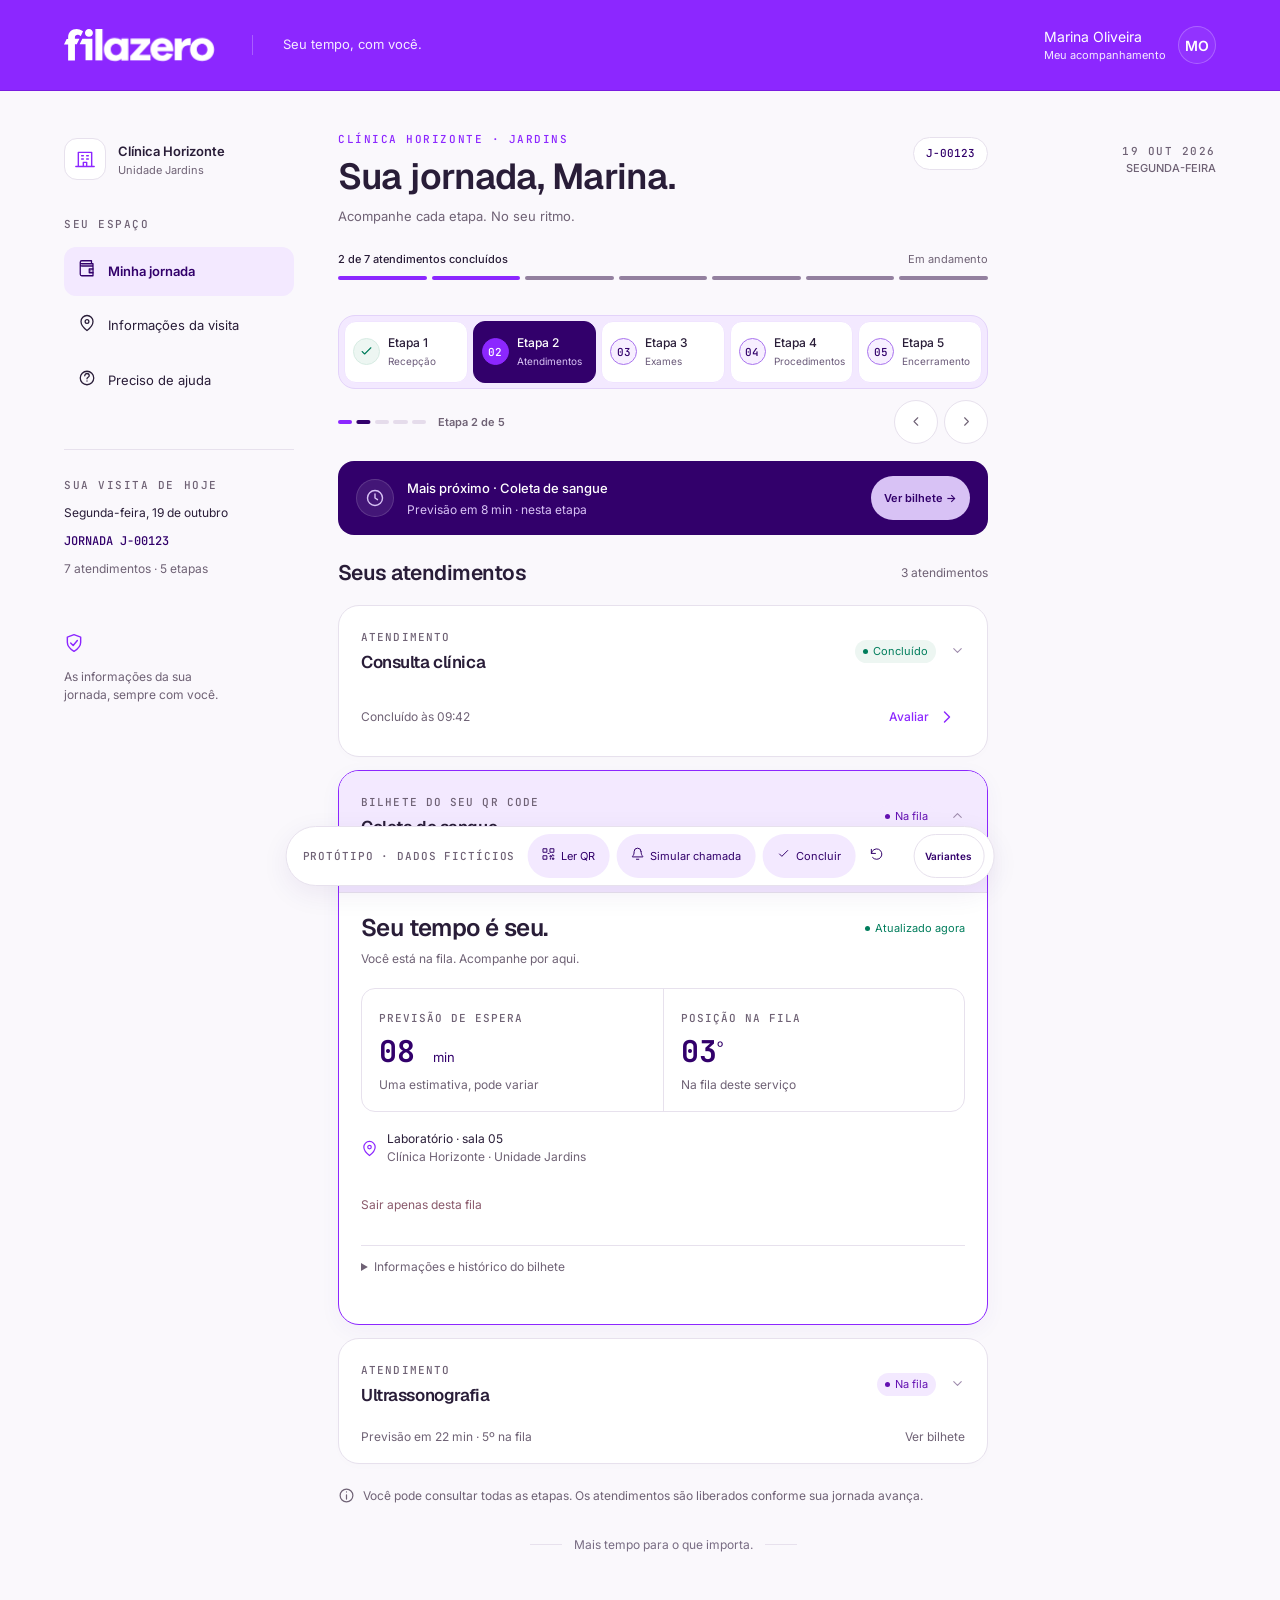
<file: index.html>
<!doctype html>
<html lang="pt-BR" data-stage-nav="h">
<head>
<meta charset="utf-8">
<meta name="viewport" content="width=device-width,initial-scale=1">
<link rel="icon" href="data:image/svg+xml,%3Csvg xmlns=%27http://www.w3.org/2000/svg%27/%3E">
<meta name="theme-color" content="#8c27ff">
<title>Sua jornada · Filazero</title>
<link rel="stylesheet" href="styles.css">
</head>
<body>
<a class="skip" href="#wallet">Ir para os atendimentos</a>
<header class="top"><div class="top-inner"><div class="brand-area"><svg class="logo header-logo" viewBox="0 0 465.4 99.2" role="img" aria-label="Filazero" fill="#fff" focusable="false" xmlns="http://www.w3.org/2000/svg"><g class="ltr" style="--i:0"><path d="M33.8,26.5c0-5.3,3.6-8.3,8.9-8.3c1.6,0,3.4,0.3,9,3.9l7.4-15c-7.6-4.7-15.2-7-19.3-7 c-16.3,0-27,9.9-27,25.6v5H8.2L0,47.7h12.8v49.6h21.1V47.6h5.8l8.2-17H33.8V26.5z"/><polygon points="48.6,47.6 66.8,47.6 66.8,47.6 66.8,97.2 88,97.2 88,47.6 88,47.6 88,30.5 56.8,30.5"/><path d="M77.4,23.9c7,0,12.2-5,12.2-11.8C89.6,5.6,84.4,0,77.4,0c-7.3,0-12.3,5.6-12.3,12.1 C65,18.8,70.1,23.9,77.4,23.9z"/></g><g class="ltr" style="--i:1"><path d="M97.6,0h21.6v97.2h-21.6z"/></g><g class="ltr" style="--i:2"><path d="M177.8,34.8c-5.3-4.7-12.3-7.4-21.1-7.4c-18,0-33.1,14.6-33.1,35.9c0,21.5,15.1,35.9,33.1,35.9 c8.8,0,15.8-2.7,21.1-7.4v5.4h21.6V29.4h-21.6V34.8z M161.2,80.9c-9.5,0-16.3-7-16.3-17.6c0-10.4,6.9-17.6,16.3-17.6 c8.8,0,16.6,7.2,16.6,17.6C177.8,73.8,170,80.9,161.2,80.9z"/></g><g class="ltr" style="--i:3"><polygon points="266.9,43.6 266.9,29.4 206.3,29.4 206.3,46.6 239.5,46.6 205.5,83.3 205.5,97.2 268.1,97.2 268.1,80.1 232.9,80.1"/></g><g class="ltr" style="--i:4"><path d="M303.9,27.4C284.2,27.4,268,42,268,63.3c0,21.5,16.2,35.9,35.8,35.9c15.5,0,27.8-6.9,33.6-21.2 l-19.2-3.9c-3.6,6.6-9.5,7.8-14.4,7.8c-7.3,0-12.8-5-14.6-13.1h49.7v-5.5C338.5,41.2,323.1,27.4,303.9,27.4z M289.6,55.6 c2-6.9,8.2-10.7,14.3-10.7c6.2,0,11.6,3.4,13.6,10.7H289.6z"/></g><g class="ltr" style="--i:5"><path d="M393.2,29c-1.6-0.4-3-0.5-4.9-0.5c-11.1,0-18.5,5.8-23.4,13.9v-13h-21.6v67.8h21.6V76 c0-17.6,8.2-25.4,23.4-25.4h3.9L393.2,29z"/></g><g class="ltr" style="--i:6"><path d="M428.3,27.7c-20.5,0-37.5,14.3-37.5,35.6c0,21.5,17,35.8,37.5,35.8c20.1,0,37.1-14.3,37.1-35.8 C465.4,42,448.4,27.7,428.3,27.7z M428.3,80.9c-8.8,0-16.7-6.9-16.7-17.6c0-10.5,8-17.6,16.7-17.6c8.4,0,16.3,7,16.3,17.6 C444.6,74,436.6,80.9,428.3,80.9z"/></g></svg><span>Seu tempo, com você.</span></div><div class="person"><div class="name">Marina Oliveira<small>Meu acompanhamento</small></div><div class="avatar" aria-hidden="true">MO</div></div></div></header>
<div class="layout">
<aside class="aside"><div class="clinic"><div class="clinic-icon" data-icon="building"></div><div><strong>Clínica Horizonte</strong><small>Unidade Jardins</small></div></div><p class="eyebrow aside-title">Seu espaço</p><button class="side-link active" onclick="goCurrent()"><span data-icon="wallet"></span>Minha jornada</button><button class="side-link" onclick="showVisit()"><span data-icon="pin"></span>Informações da visita</button><button class="side-link" onclick="showHelp()"><span data-icon="help"></span>Preciso de ajuda</button><div class="visit"><span class="eyebrow muted">Sua visita de hoje</span><p>Segunda-feira, 19 de outubro</p><p class="mono">JORNADA J-00123</p><p class="muted">7 atendimentos · 5 etapas</p></div><div class="side-bottom"><span data-icon="shield"></span><p>As informações da sua jornada, sempre com você.</p></div></aside>
<main id="wallet"><div class="intro"><div><div class="eyebrow">Clínica Horizonte · Jardins</div><h1>Sua jornada, Marina.</h1><p>Acompanhe cada etapa. No seu ritmo.</p></div><span class="journey-code mono">J-00123</span></div>
<div class="progress"><div class="progress-label"><strong id="progress-label"></strong><span id="global-status">Em andamento</span></div><div class="progress-track" id="progress-track" aria-hidden="true"></div></div>
<div class="nav-sentinel" id="nav-sentinel" aria-hidden="true"></div>
<nav class="stage-navigation" aria-label="Etapas da jornada"><div class="tabs" role="tablist" id="tabs" aria-label="Etapas da jornada"></div><div class="stage-meta"><span class="nav-hint">Deslize para explorar as etapas</span><span class="nav-progress" aria-hidden="true"></span><span class="nav-counter"></span><div class="step-controls"><button class="icon-button" id="prev" aria-label="Etapa anterior" onclick="changeStage(-1)"></button><button class="icon-button" id="next" aria-label="Próxima etapa" onclick="changeStage(1)"></button></div></div></nav>
<div id="notice-container" aria-live="polite"></div><p class="sr-only" id="stage-announcer" role="status" aria-live="polite"></p><section id="stage-panel" role="tabpanel" tabindex="-1" data-od-id="painel-etapa"><div class="section-title"><h2 id="stage-title"></h2><p id="stage-count"></p></div><div class="card-list" id="cards"></div><p class="help-note"><span data-icon="info"></span><span>Você pode consultar todas as etapas. Os atendimentos são liberados conforme sua jornada avança.</span></p><div class="end-mark">Mais tempo para o que importa.</div></section></main>
<aside class="right"><div class="day-mark eyebrow">19 OUT 2026<br><span class="day-weekday">Segunda-feira</span></div></aside></div>
<div class="prototype-toolbar demo-only" aria-label="Controles do protótipo"><span class="eyebrow">Protótipo · dados fictícios</span><button onclick="openQR()"><span data-icon="qr"></span>Ler QR</button><button onclick="simulateCall()"><span data-icon="bell"></span>Simular chamada</button><button onclick="simulateComplete()"><span data-icon="check"></span>Concluir</button><button class="reset" onclick="resetDemo()" aria-label="Reiniciar demonstração"><span data-icon="reset"></span></button><a class="toolbar-link" href="variantes-navegacao.html" title="Ver a prancha da navegação horizontal">Variantes</a></div>
<div id="toast" class="toast" role="status" hidden></div>
<dialog id="modal" aria-labelledby="modal-title"><button class="close" aria-label="Fechar" onclick="closeModal()">×</button><div id="modal-body"></div></dialog>
<script src="app.js" defer></script>
</body>
</html>
</file>
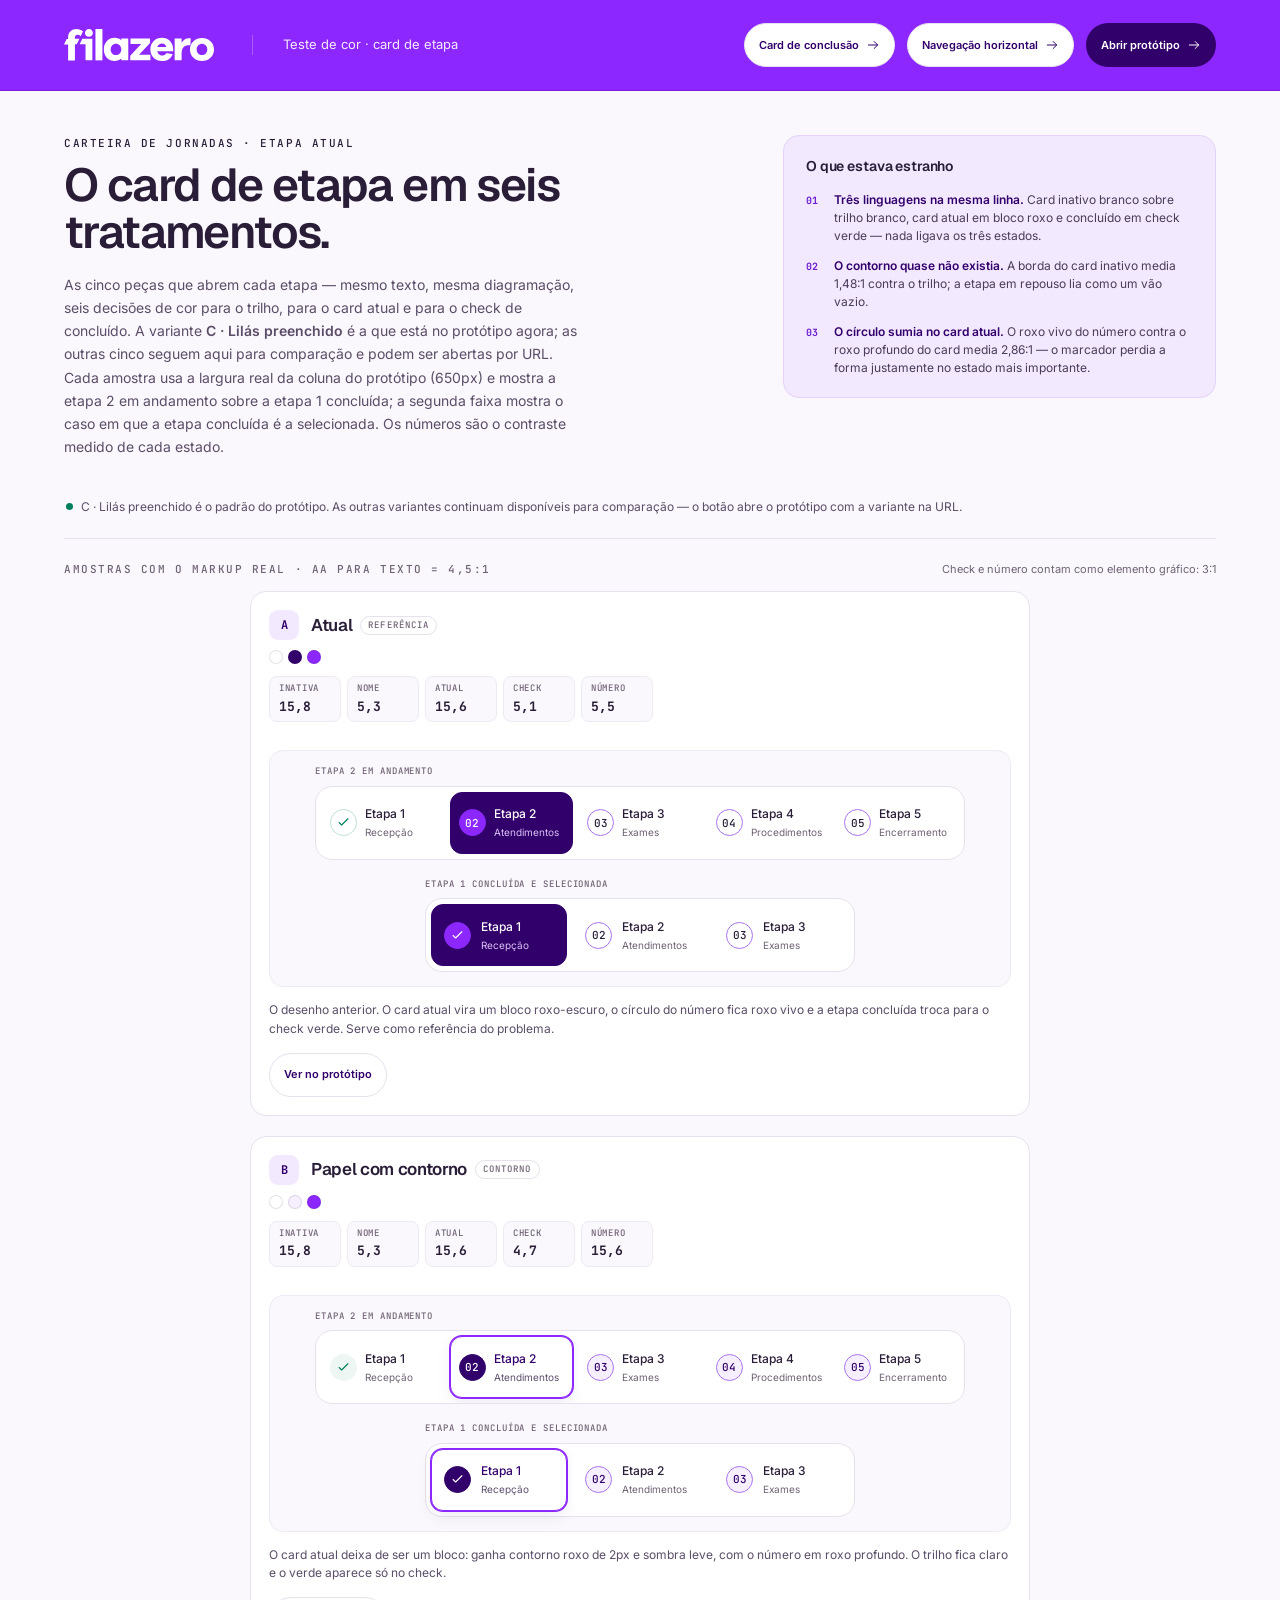
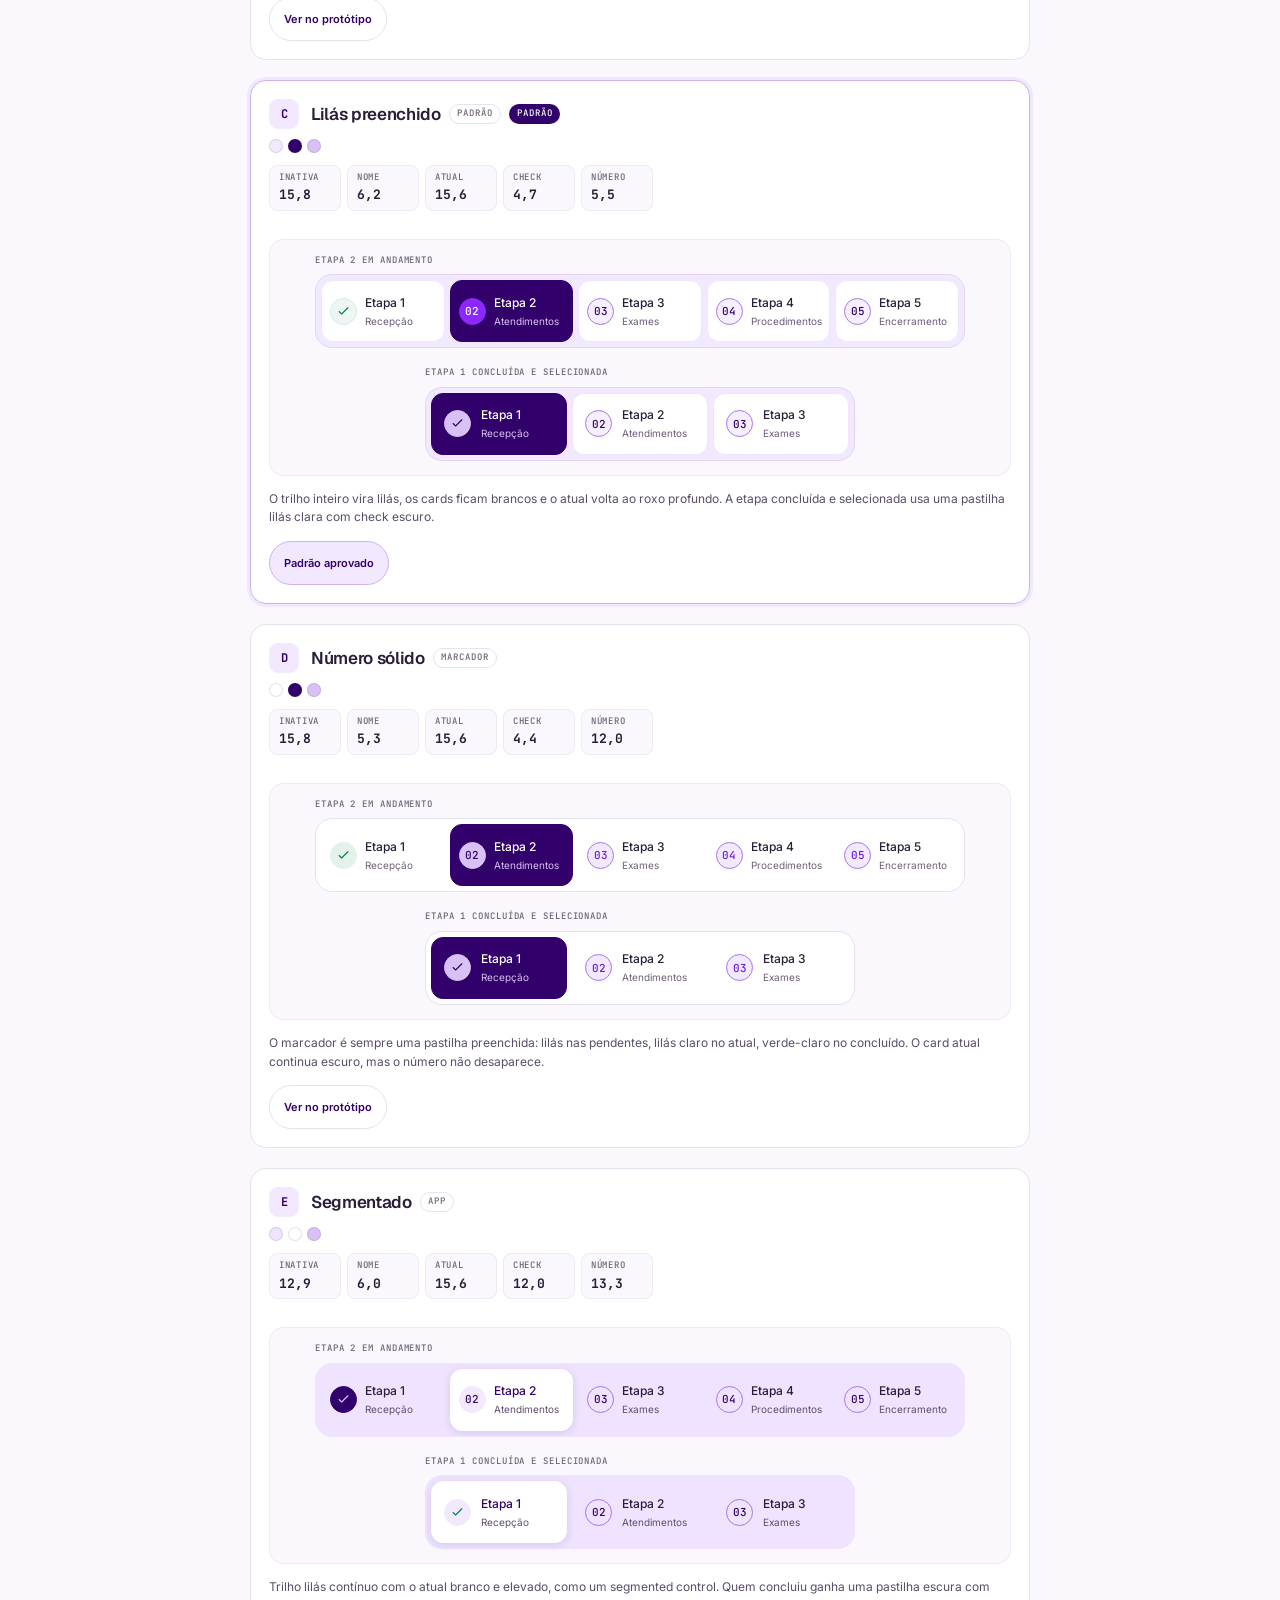
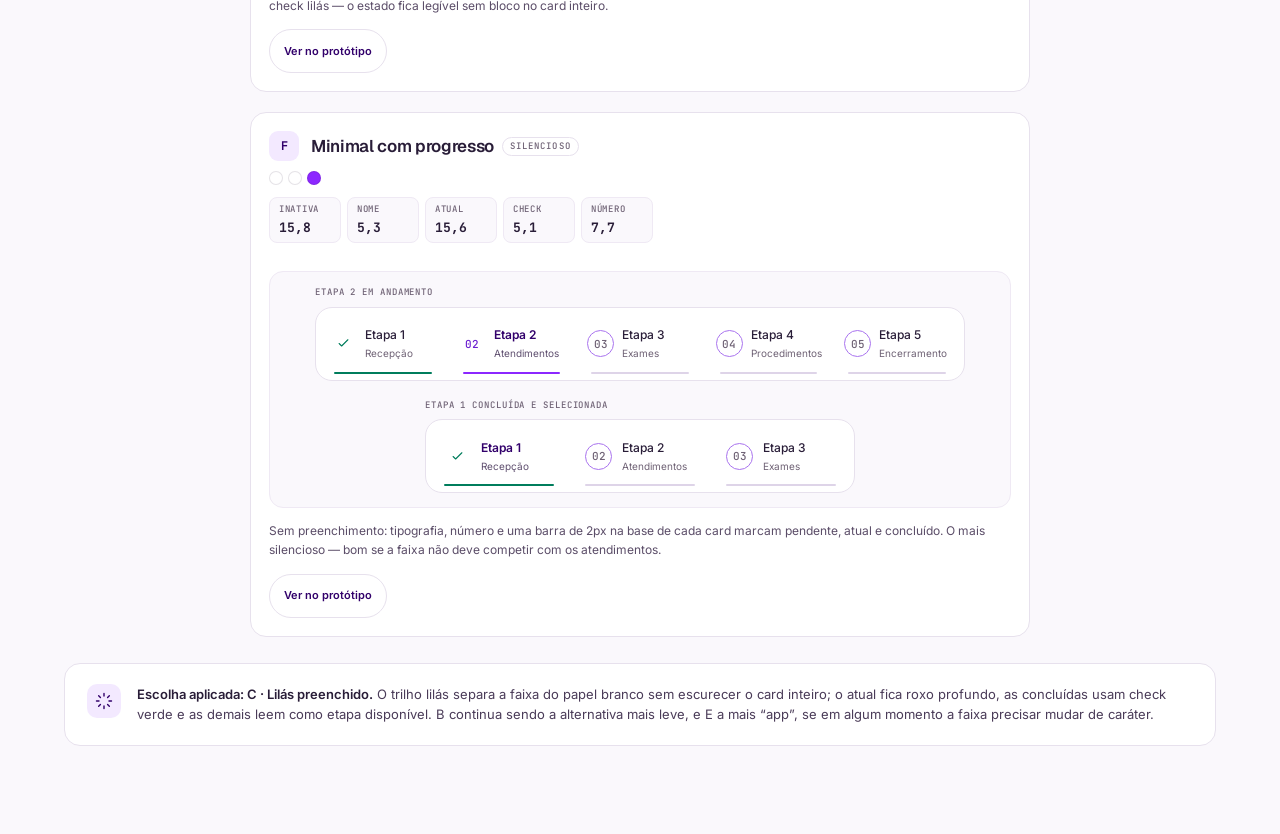
<file: variantes-etapas.html>
<!doctype html>
<html lang="pt-BR">
<head>
<meta charset="utf-8">
<meta name="viewport" content="width=device-width,initial-scale=1">
<link rel="icon" href="data:image/svg+xml,%3Csvg xmlns=%27http://www.w3.org/2000/svg%27/%3E">
<meta name="theme-color" content="#32006b">
<title>Variantes do card de etapa · Filazero</title>
<link rel="stylesheet" href="styles.css">
<link rel="stylesheet" href="variantes.css">
</head>
<body>
<a class="skip" href="#variantes">Ir para as variantes</a>

<header class="top">
  <div class="top-inner">
    <div class="brand-area">
      <img class="logo" src="assets/filazero-logo.svg" alt="Filazero">
      <span>Teste de cor · card de etapa</span>
    </div>
    <div class="v-top-right">
      <a class="v-cross" href="variantes.html">Card de conclusão <svg class="od-icon" viewBox="0 0 24 24" aria-hidden="true"><path d="M4 12h16m-6-6 6 6-6 6"/></svg></a>
      <a class="v-cross" href="variantes-navegacao.html">Navegação horizontal <svg class="od-icon" viewBox="0 0 24 24" aria-hidden="true"><path d="M4 12h16m-6-6 6 6-6 6"/></svg></a>
      <a class="v-open" id="open-proto" href="index.html#etapa-2">Abrir protótipo <svg class="od-icon" viewBox="0 0 24 24" aria-hidden="true"><path d="M4 12h16m-6-6 6 6-6 6"/></svg></a>
    </div>
  </div>
</header>

<main class="v-main" id="variantes">
  <div class="v-intro">
    <div>
      <p class="eyebrow">Carteira de Jornadas · etapa atual</p>
      <h1>O card de etapa em seis tratamentos.</h1>
      <p class="v-lede">As cinco peças que abrem cada etapa — mesmo texto, mesma diagramação, seis decisões de cor para o trilho, para o card atual e para o check de concluído. A variante <strong>C · Lilás preenchido</strong> é a que está no protótipo agora; as outras cinco seguem aqui para comparação e podem ser abertas por URL. Cada amostra usa a largura real da coluna do protótipo (650px) e mostra a etapa 2 em andamento sobre a etapa 1 concluída; a segunda faixa mostra o caso em que a etapa concluída é a selecionada. Os números são o contraste medido de cada estado.</p>
    </div>
    <aside class="v-diagnosis" aria-labelledby="diagnosis-title">
      <h2 id="diagnosis-title">O que estava estranho</h2>
      <ol>
        <li><b>01</b><span><strong>Três linguagens na mesma linha.</strong> Card inativo branco sobre trilho branco, card atual em bloco roxo e concluído em check verde — nada ligava os três estados.</span></li>
        <li><b>02</b><span><strong>O contorno quase não existia.</strong> A borda do card inativo media 1,48:1 contra o trilho; a etapa em repouso lia como um vão vazio.</span></li>
        <li><b>03</b><span><strong>O círculo sumia no card atual.</strong> O roxo vivo do número contra o roxo profundo do card media 2,86:1 — o marcador perdia a forma justamente no estado mais importante.</span></li>
      </ol>
    </aside>
  </div>

  <div class="v-status">
    <p class="is-on">C · Lilás preenchido é o padrão do protótipo. As outras variantes continuam disponíveis para comparação — o botão abre o protótipo com a variante na URL.</p>
  </div>

  <div class="v-legend">
    <p class="eyebrow">Amostras com o markup real · AA para texto = 4,5:1</p>
    <p>Check e número contam como elemento gráfico: 3:1</p>
  </div>

  <div class="v-grid v-grid-wide">
    <article class="v-item" data-item="a">
      <header class="v-head">
        <span class="v-letter" aria-hidden="true">A</span>
        <div class="v-name"><h2>Atual</h2><span class="v-tag">Referência</span><span class="v-applied">Padrão</span></div>
        <div class="v-swatches" aria-hidden="true"><span class="v-swatch" style="background:#ffffff" title="Trilho"></span><span class="v-swatch" style="background:#32006b" title="Atual"></span><span class="v-swatch" style="background:#8c27ff" title="Acento"></span></div>
        <dl class="v-stats"><div class="v-stat"><dt>Inativa</dt><dd>15,8</dd></div><div class="v-stat"><dt>Nome</dt><dd>5,3</dd></div><div class="v-stat"><dt>Atual</dt><dd>15,6</dd></div><div class="v-stat"><dt>Check</dt><dd>5,1</dd></div><div class="v-stat"><dt>Número</dt><dd>5,5</dd></div></dl>
      </header>
      <div class="v-stage" data-stage-tab="a">
        <div class="v-samples">
          <div class="v-rail"><p class="v-rail-label">Etapa 2 em andamento</p><div class="tabs many" role="img" aria-label="Amostra da faixa de etapas: Etapa 1 Recepção concluída, Etapa 2 Atendimentos em andamento, Etapas 3 a 5 em repouso."><span class="tab finished" aria-selected="false"><span class="step-number"><svg class="od-icon" viewBox="0 0 24 24" aria-hidden="true"><path d="m5 12 4 4L19 6"/></svg></span><span class="tab-text">Etapa 1<small>Recepção</small></span></span><span class="tab" aria-selected="true"><span class="step-number">02</span><span class="tab-text">Etapa 2<small>Atendimentos</small></span></span><span class="tab" aria-selected="false"><span class="step-number">03</span><span class="tab-text">Etapa 3<small>Exames</small></span></span><span class="tab" aria-selected="false"><span class="step-number">04</span><span class="tab-text">Etapa 4<small>Procedimentos</small></span></span><span class="tab" aria-selected="false"><span class="step-number">05</span><span class="tab-text">Etapa 5<small>Encerramento</small></span></span></div></div>
          <div class="v-rail v-rail--fragment"><p class="v-rail-label">Etapa 1 concluída e selecionada</p><div class="tabs" role="img" aria-label="Amostra da faixa de etapas: Etapa 1 Recepção concluída e selecionada, Etapa 2 Atendimentos em repouso, Etapa 3 Exames em repouso."><span class="tab finished" aria-selected="true"><span class="step-number"><svg class="od-icon" viewBox="0 0 24 24" aria-hidden="true"><path d="m5 12 4 4L19 6"/></svg></span><span class="tab-text">Etapa 1<small>Recepção</small></span></span><span class="tab" aria-selected="false"><span class="step-number">02</span><span class="tab-text">Etapa 2<small>Atendimentos</small></span></span><span class="tab" aria-selected="false"><span class="step-number">03</span><span class="tab-text">Etapa 3<small>Exames</small></span></span></div></div>
        </div>
      </div>
      <p class="v-note">O desenho anterior. O card atual vira um bloco roxo-escuro, o círculo do número fica roxo vivo e a etapa concluída troca para o check verde. Serve como referência do problema.</p>
      <div class="v-foot"><a class="v-apply" href="index.html?etapa=a#etapa-2" aria-label="Ver a variante A, Atual, no protótipo">Ver no protótipo</a></div>
    </article>
    <article class="v-item" data-item="b">
      <header class="v-head">
        <span class="v-letter" aria-hidden="true">B</span>
        <div class="v-name"><h2>Papel com contorno</h2><span class="v-tag">Contorno</span><span class="v-applied">Padrão</span></div>
        <div class="v-swatches" aria-hidden="true"><span class="v-swatch" style="background:#ffffff" title="Trilho"></span><span class="v-swatch" style="background:#f6efff" title="Atual"></span><span class="v-swatch" style="background:#8c27ff" title="Acento"></span></div>
        <dl class="v-stats"><div class="v-stat"><dt>Inativa</dt><dd>15,8</dd></div><div class="v-stat"><dt>Nome</dt><dd>5,3</dd></div><div class="v-stat"><dt>Atual</dt><dd>15,6</dd></div><div class="v-stat"><dt>Check</dt><dd>4,7</dd></div><div class="v-stat"><dt>Número</dt><dd>15,6</dd></div></dl>
      </header>
      <div class="v-stage" data-stage-tab="b">
        <div class="v-samples">
          <div class="v-rail"><p class="v-rail-label">Etapa 2 em andamento</p><div class="tabs many" role="img" aria-label="Amostra da faixa de etapas: Etapa 1 Recepção concluída, Etapa 2 Atendimentos em andamento, Etapas 3 a 5 em repouso."><span class="tab finished" aria-selected="false"><span class="step-number"><svg class="od-icon" viewBox="0 0 24 24" aria-hidden="true"><path d="m5 12 4 4L19 6"/></svg></span><span class="tab-text">Etapa 1<small>Recepção</small></span></span><span class="tab" aria-selected="true"><span class="step-number">02</span><span class="tab-text">Etapa 2<small>Atendimentos</small></span></span><span class="tab" aria-selected="false"><span class="step-number">03</span><span class="tab-text">Etapa 3<small>Exames</small></span></span><span class="tab" aria-selected="false"><span class="step-number">04</span><span class="tab-text">Etapa 4<small>Procedimentos</small></span></span><span class="tab" aria-selected="false"><span class="step-number">05</span><span class="tab-text">Etapa 5<small>Encerramento</small></span></span></div></div>
          <div class="v-rail v-rail--fragment"><p class="v-rail-label">Etapa 1 concluída e selecionada</p><div class="tabs" role="img" aria-label="Amostra da faixa de etapas: Etapa 1 Recepção concluída e selecionada, Etapa 2 Atendimentos em repouso, Etapa 3 Exames em repouso."><span class="tab finished" aria-selected="true"><span class="step-number"><svg class="od-icon" viewBox="0 0 24 24" aria-hidden="true"><path d="m5 12 4 4L19 6"/></svg></span><span class="tab-text">Etapa 1<small>Recepção</small></span></span><span class="tab" aria-selected="false"><span class="step-number">02</span><span class="tab-text">Etapa 2<small>Atendimentos</small></span></span><span class="tab" aria-selected="false"><span class="step-number">03</span><span class="tab-text">Etapa 3<small>Exames</small></span></span></div></div>
        </div>
      </div>
      <p class="v-note">O card atual deixa de ser um bloco: ganha contorno roxo de 2px e sombra leve, com o número em roxo profundo. O trilho fica claro e o verde aparece só no check.</p>
      <div class="v-foot"><a class="v-apply" href="index.html?etapa=b#etapa-2" aria-label="Ver a variante B, Papel com contorno, no protótipo">Ver no protótipo</a></div>
    </article>
    <article class="v-item is-applied" data-item="c">
      <header class="v-head">
        <span class="v-letter" aria-hidden="true">C</span>
        <div class="v-name"><h2>Lilás preenchido</h2><span class="v-tag">Padrão</span><span class="v-applied">Padrão</span></div>
        <div class="v-swatches" aria-hidden="true"><span class="v-swatch" style="background:#f3e9ff" title="Trilho"></span><span class="v-swatch" style="background:#32006b" title="Atual"></span><span class="v-swatch" style="background:#d8c2f5" title="Acento"></span></div>
        <dl class="v-stats"><div class="v-stat"><dt>Inativa</dt><dd>15,8</dd></div><div class="v-stat"><dt>Nome</dt><dd>6,2</dd></div><div class="v-stat"><dt>Atual</dt><dd>15,6</dd></div><div class="v-stat"><dt>Check</dt><dd>4,7</dd></div><div class="v-stat"><dt>Número</dt><dd>5,5</dd></div></dl>
      </header>
      <div class="v-stage" data-stage-tab="c">
        <div class="v-samples">
          <div class="v-rail"><p class="v-rail-label">Etapa 2 em andamento</p><div class="tabs many" role="img" aria-label="Amostra da faixa de etapas: Etapa 1 Recepção concluída, Etapa 2 Atendimentos em andamento, Etapas 3 a 5 em repouso."><span class="tab finished" aria-selected="false"><span class="step-number"><svg class="od-icon" viewBox="0 0 24 24" aria-hidden="true"><path d="m5 12 4 4L19 6"/></svg></span><span class="tab-text">Etapa 1<small>Recepção</small></span></span><span class="tab" aria-selected="true"><span class="step-number">02</span><span class="tab-text">Etapa 2<small>Atendimentos</small></span></span><span class="tab" aria-selected="false"><span class="step-number">03</span><span class="tab-text">Etapa 3<small>Exames</small></span></span><span class="tab" aria-selected="false"><span class="step-number">04</span><span class="tab-text">Etapa 4<small>Procedimentos</small></span></span><span class="tab" aria-selected="false"><span class="step-number">05</span><span class="tab-text">Etapa 5<small>Encerramento</small></span></span></div></div>
          <div class="v-rail v-rail--fragment"><p class="v-rail-label">Etapa 1 concluída e selecionada</p><div class="tabs" role="img" aria-label="Amostra da faixa de etapas: Etapa 1 Recepção concluída e selecionada, Etapa 2 Atendimentos em repouso, Etapa 3 Exames em repouso."><span class="tab finished" aria-selected="true"><span class="step-number"><svg class="od-icon" viewBox="0 0 24 24" aria-hidden="true"><path d="m5 12 4 4L19 6"/></svg></span><span class="tab-text">Etapa 1<small>Recepção</small></span></span><span class="tab" aria-selected="false"><span class="step-number">02</span><span class="tab-text">Etapa 2<small>Atendimentos</small></span></span><span class="tab" aria-selected="false"><span class="step-number">03</span><span class="tab-text">Etapa 3<small>Exames</small></span></span></div></div>
        </div>
      </div>
      <p class="v-note">O trilho inteiro vira lilás, os cards ficam brancos e o atual volta ao roxo profundo. A etapa concluída e selecionada usa uma pastilha lilás clara com check escuro.</p>
      <div class="v-foot"><span class="v-apply is-default">Padrão aprovado</span></div>
    </article>
    <article class="v-item" data-item="d">
      <header class="v-head">
        <span class="v-letter" aria-hidden="true">D</span>
        <div class="v-name"><h2>Número sólido</h2><span class="v-tag">Marcador</span><span class="v-applied">Padrão</span></div>
        <div class="v-swatches" aria-hidden="true"><span class="v-swatch" style="background:#ffffff" title="Trilho"></span><span class="v-swatch" style="background:#32006b" title="Atual"></span><span class="v-swatch" style="background:#d8c2f5" title="Acento"></span></div>
        <dl class="v-stats"><div class="v-stat"><dt>Inativa</dt><dd>15,8</dd></div><div class="v-stat"><dt>Nome</dt><dd>5,3</dd></div><div class="v-stat"><dt>Atual</dt><dd>15,6</dd></div><div class="v-stat"><dt>Check</dt><dd>4,4</dd></div><div class="v-stat"><dt>Número</dt><dd>12,0</dd></div></dl>
      </header>
      <div class="v-stage" data-stage-tab="d">
        <div class="v-samples">
          <div class="v-rail"><p class="v-rail-label">Etapa 2 em andamento</p><div class="tabs many" role="img" aria-label="Amostra da faixa de etapas: Etapa 1 Recepção concluída, Etapa 2 Atendimentos em andamento, Etapas 3 a 5 em repouso."><span class="tab finished" aria-selected="false"><span class="step-number"><svg class="od-icon" viewBox="0 0 24 24" aria-hidden="true"><path d="m5 12 4 4L19 6"/></svg></span><span class="tab-text">Etapa 1<small>Recepção</small></span></span><span class="tab" aria-selected="true"><span class="step-number">02</span><span class="tab-text">Etapa 2<small>Atendimentos</small></span></span><span class="tab" aria-selected="false"><span class="step-number">03</span><span class="tab-text">Etapa 3<small>Exames</small></span></span><span class="tab" aria-selected="false"><span class="step-number">04</span><span class="tab-text">Etapa 4<small>Procedimentos</small></span></span><span class="tab" aria-selected="false"><span class="step-number">05</span><span class="tab-text">Etapa 5<small>Encerramento</small></span></span></div></div>
          <div class="v-rail v-rail--fragment"><p class="v-rail-label">Etapa 1 concluída e selecionada</p><div class="tabs" role="img" aria-label="Amostra da faixa de etapas: Etapa 1 Recepção concluída e selecionada, Etapa 2 Atendimentos em repouso, Etapa 3 Exames em repouso."><span class="tab finished" aria-selected="true"><span class="step-number"><svg class="od-icon" viewBox="0 0 24 24" aria-hidden="true"><path d="m5 12 4 4L19 6"/></svg></span><span class="tab-text">Etapa 1<small>Recepção</small></span></span><span class="tab" aria-selected="false"><span class="step-number">02</span><span class="tab-text">Etapa 2<small>Atendimentos</small></span></span><span class="tab" aria-selected="false"><span class="step-number">03</span><span class="tab-text">Etapa 3<small>Exames</small></span></span></div></div>
        </div>
      </div>
      <p class="v-note">O marcador é sempre uma pastilha preenchida: lilás nas pendentes, lilás claro no atual, verde-claro no concluído. O card atual continua escuro, mas o número não desaparece.</p>
      <div class="v-foot"><a class="v-apply" href="index.html?etapa=d#etapa-2" aria-label="Ver a variante D, Número sólido, no protótipo">Ver no protótipo</a></div>
    </article>
    <article class="v-item" data-item="e">
      <header class="v-head">
        <span class="v-letter" aria-hidden="true">E</span>
        <div class="v-name"><h2>Segmentado</h2><span class="v-tag">App</span><span class="v-applied">Padrão</span></div>
        <div class="v-swatches" aria-hidden="true"><span class="v-swatch" style="background:#efe3ff" title="Trilho"></span><span class="v-swatch" style="background:#ffffff" title="Atual"></span><span class="v-swatch" style="background:#d8c2f5" title="Acento"></span></div>
        <dl class="v-stats"><div class="v-stat"><dt>Inativa</dt><dd>12,9</dd></div><div class="v-stat"><dt>Nome</dt><dd>6,0</dd></div><div class="v-stat"><dt>Atual</dt><dd>15,6</dd></div><div class="v-stat"><dt>Check</dt><dd>12,0</dd></div><div class="v-stat"><dt>Número</dt><dd>13,3</dd></div></dl>
      </header>
      <div class="v-stage" data-stage-tab="e">
        <div class="v-samples">
          <div class="v-rail"><p class="v-rail-label">Etapa 2 em andamento</p><div class="tabs many" role="img" aria-label="Amostra da faixa de etapas: Etapa 1 Recepção concluída, Etapa 2 Atendimentos em andamento, Etapas 3 a 5 em repouso."><span class="tab finished" aria-selected="false"><span class="step-number"><svg class="od-icon" viewBox="0 0 24 24" aria-hidden="true"><path d="m5 12 4 4L19 6"/></svg></span><span class="tab-text">Etapa 1<small>Recepção</small></span></span><span class="tab" aria-selected="true"><span class="step-number">02</span><span class="tab-text">Etapa 2<small>Atendimentos</small></span></span><span class="tab" aria-selected="false"><span class="step-number">03</span><span class="tab-text">Etapa 3<small>Exames</small></span></span><span class="tab" aria-selected="false"><span class="step-number">04</span><span class="tab-text">Etapa 4<small>Procedimentos</small></span></span><span class="tab" aria-selected="false"><span class="step-number">05</span><span class="tab-text">Etapa 5<small>Encerramento</small></span></span></div></div>
          <div class="v-rail v-rail--fragment"><p class="v-rail-label">Etapa 1 concluída e selecionada</p><div class="tabs" role="img" aria-label="Amostra da faixa de etapas: Etapa 1 Recepção concluída e selecionada, Etapa 2 Atendimentos em repouso, Etapa 3 Exames em repouso."><span class="tab finished" aria-selected="true"><span class="step-number"><svg class="od-icon" viewBox="0 0 24 24" aria-hidden="true"><path d="m5 12 4 4L19 6"/></svg></span><span class="tab-text">Etapa 1<small>Recepção</small></span></span><span class="tab" aria-selected="false"><span class="step-number">02</span><span class="tab-text">Etapa 2<small>Atendimentos</small></span></span><span class="tab" aria-selected="false"><span class="step-number">03</span><span class="tab-text">Etapa 3<small>Exames</small></span></span></div></div>
        </div>
      </div>
      <p class="v-note">Trilho lilás contínuo com o atual branco e elevado, como um segmented control. Quem concluiu ganha uma pastilha escura com check lilás — o estado fica legível sem bloco no card inteiro.</p>
      <div class="v-foot"><a class="v-apply" href="index.html?etapa=e#etapa-2" aria-label="Ver a variante E, Segmentado, no protótipo">Ver no protótipo</a></div>
    </article>
    <article class="v-item" data-item="f">
      <header class="v-head">
        <span class="v-letter" aria-hidden="true">F</span>
        <div class="v-name"><h2>Minimal com progresso</h2><span class="v-tag">Silencioso</span><span class="v-applied">Padrão</span></div>
        <div class="v-swatches" aria-hidden="true"><span class="v-swatch" style="background:#ffffff" title="Trilho"></span><span class="v-swatch" style="background:#ffffff" title="Atual"></span><span class="v-swatch" style="background:#8c27ff" title="Acento"></span></div>
        <dl class="v-stats"><div class="v-stat"><dt>Inativa</dt><dd>15,8</dd></div><div class="v-stat"><dt>Nome</dt><dd>5,3</dd></div><div class="v-stat"><dt>Atual</dt><dd>15,6</dd></div><div class="v-stat"><dt>Check</dt><dd>5,1</dd></div><div class="v-stat"><dt>Número</dt><dd>7,7</dd></div></dl>
      </header>
      <div class="v-stage" data-stage-tab="f">
        <div class="v-samples">
          <div class="v-rail"><p class="v-rail-label">Etapa 2 em andamento</p><div class="tabs many" role="img" aria-label="Amostra da faixa de etapas: Etapa 1 Recepção concluída, Etapa 2 Atendimentos em andamento, Etapas 3 a 5 em repouso."><span class="tab finished" aria-selected="false"><span class="step-number"><svg class="od-icon" viewBox="0 0 24 24" aria-hidden="true"><path d="m5 12 4 4L19 6"/></svg></span><span class="tab-text">Etapa 1<small>Recepção</small></span></span><span class="tab" aria-selected="true"><span class="step-number">02</span><span class="tab-text">Etapa 2<small>Atendimentos</small></span></span><span class="tab" aria-selected="false"><span class="step-number">03</span><span class="tab-text">Etapa 3<small>Exames</small></span></span><span class="tab" aria-selected="false"><span class="step-number">04</span><span class="tab-text">Etapa 4<small>Procedimentos</small></span></span><span class="tab" aria-selected="false"><span class="step-number">05</span><span class="tab-text">Etapa 5<small>Encerramento</small></span></span></div></div>
          <div class="v-rail v-rail--fragment"><p class="v-rail-label">Etapa 1 concluída e selecionada</p><div class="tabs" role="img" aria-label="Amostra da faixa de etapas: Etapa 1 Recepção concluída e selecionada, Etapa 2 Atendimentos em repouso, Etapa 3 Exames em repouso."><span class="tab finished" aria-selected="true"><span class="step-number"><svg class="od-icon" viewBox="0 0 24 24" aria-hidden="true"><path d="m5 12 4 4L19 6"/></svg></span><span class="tab-text">Etapa 1<small>Recepção</small></span></span><span class="tab" aria-selected="false"><span class="step-number">02</span><span class="tab-text">Etapa 2<small>Atendimentos</small></span></span><span class="tab" aria-selected="false"><span class="step-number">03</span><span class="tab-text">Etapa 3<small>Exames</small></span></span></div></div>
        </div>
      </div>
      <p class="v-note">Sem preenchimento: tipografia, número e uma barra de 2px na base de cada card marcam pendente, atual e concluído. O mais silencioso — bom se a faixa não deve competir com os atendimentos.</p>
      <div class="v-foot"><a class="v-apply" href="index.html?etapa=f#etapa-2" aria-label="Ver a variante F, Minimal com progresso, no protótipo">Ver no protótipo</a></div>
    </article>
  </div>

  <aside class="v-reco">
    <span class="v-reco-icon" aria-hidden="true">
      <svg class="od-icon" viewBox="0 0 24 24"><path d="M12 3v3m0 12v3M3 12h3m12 0h3M5.6 5.6l2.1 2.1m8.6 8.6 2.1 2.1m0-12.8-2.1 2.1M7.7 16.3l-2.1 2.1"/></svg>
    </span>
    <p><strong>Escolha aplicada: C · Lilás preenchido.</strong> O trilho lilás separa a faixa do papel branco sem escurecer o card inteiro; o atual fica roxo profundo, as concluídas usam check verde e as demais leem como etapa disponível. B continua sendo a alternativa mais leve, e E a mais “app”, se em algum momento a faixa precisar mudar de caráter.</p>
  </aside>
</main>
</body>
</html>
</file>
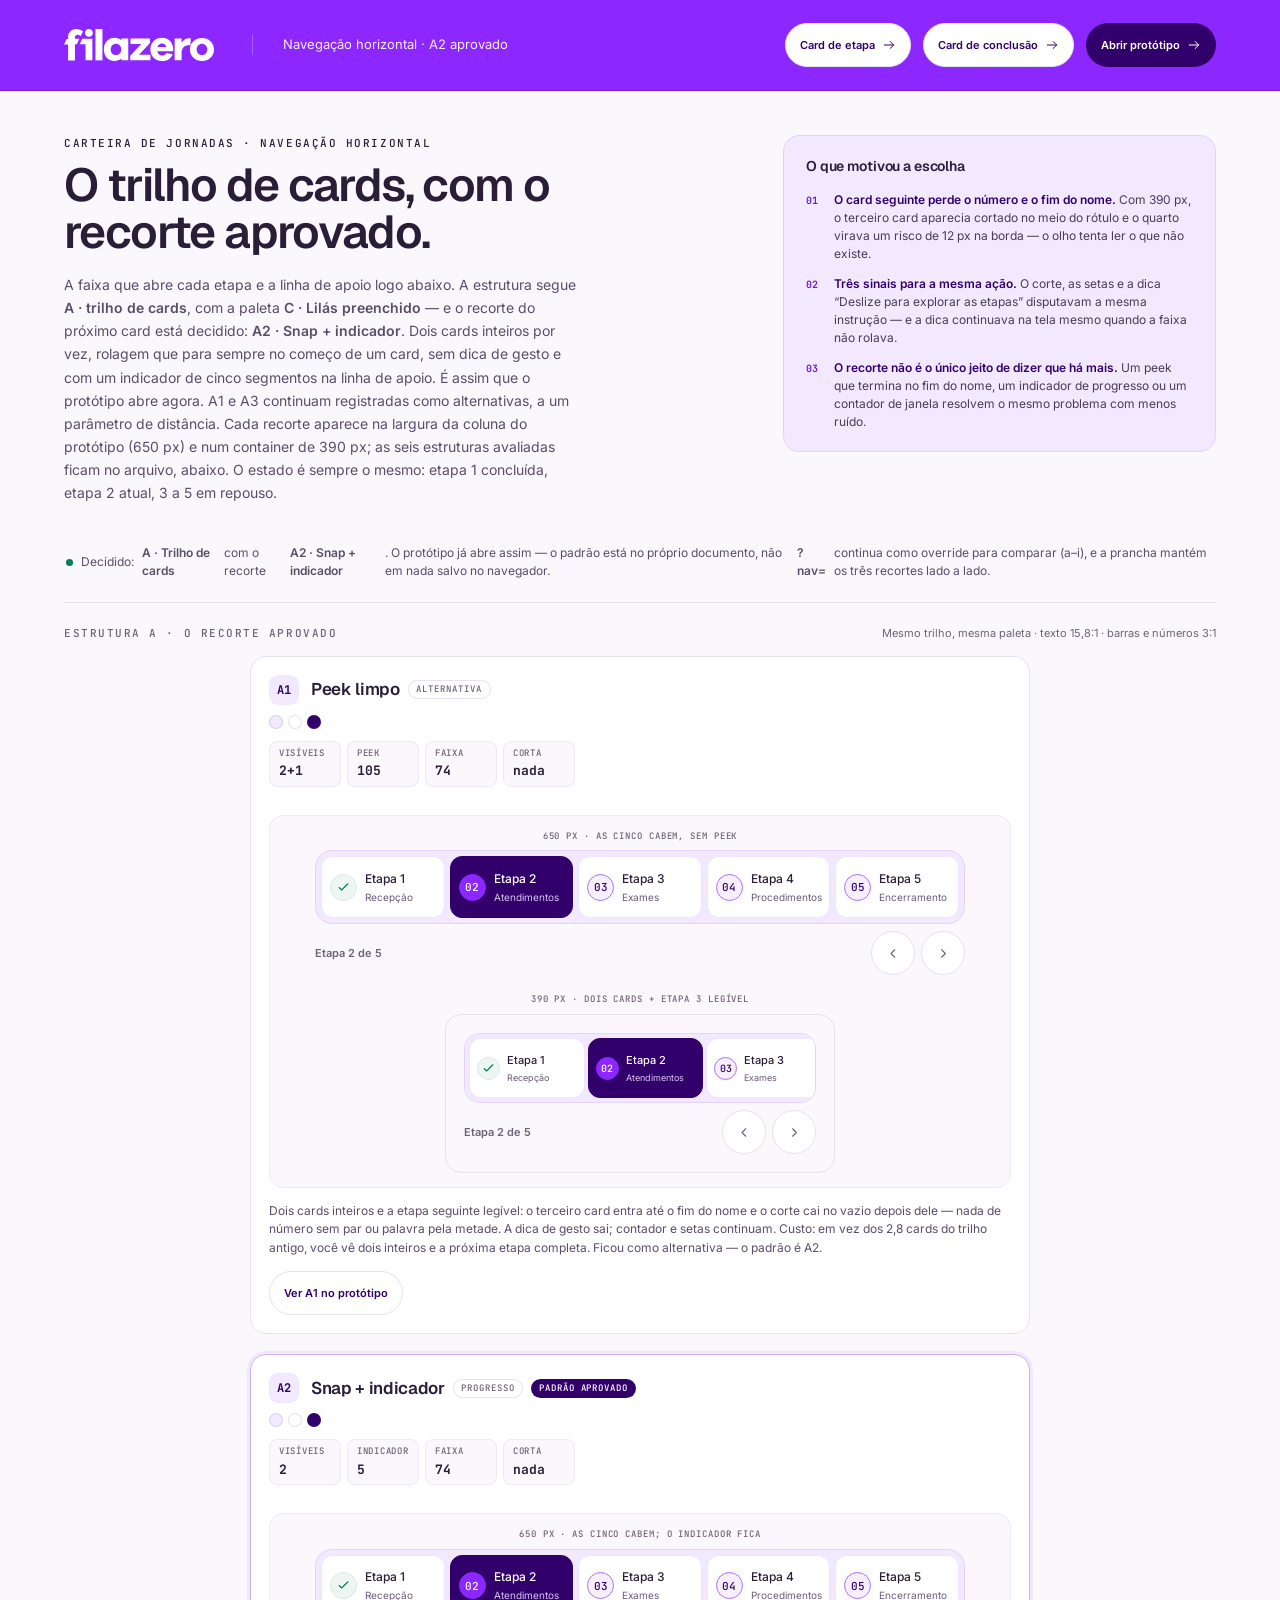
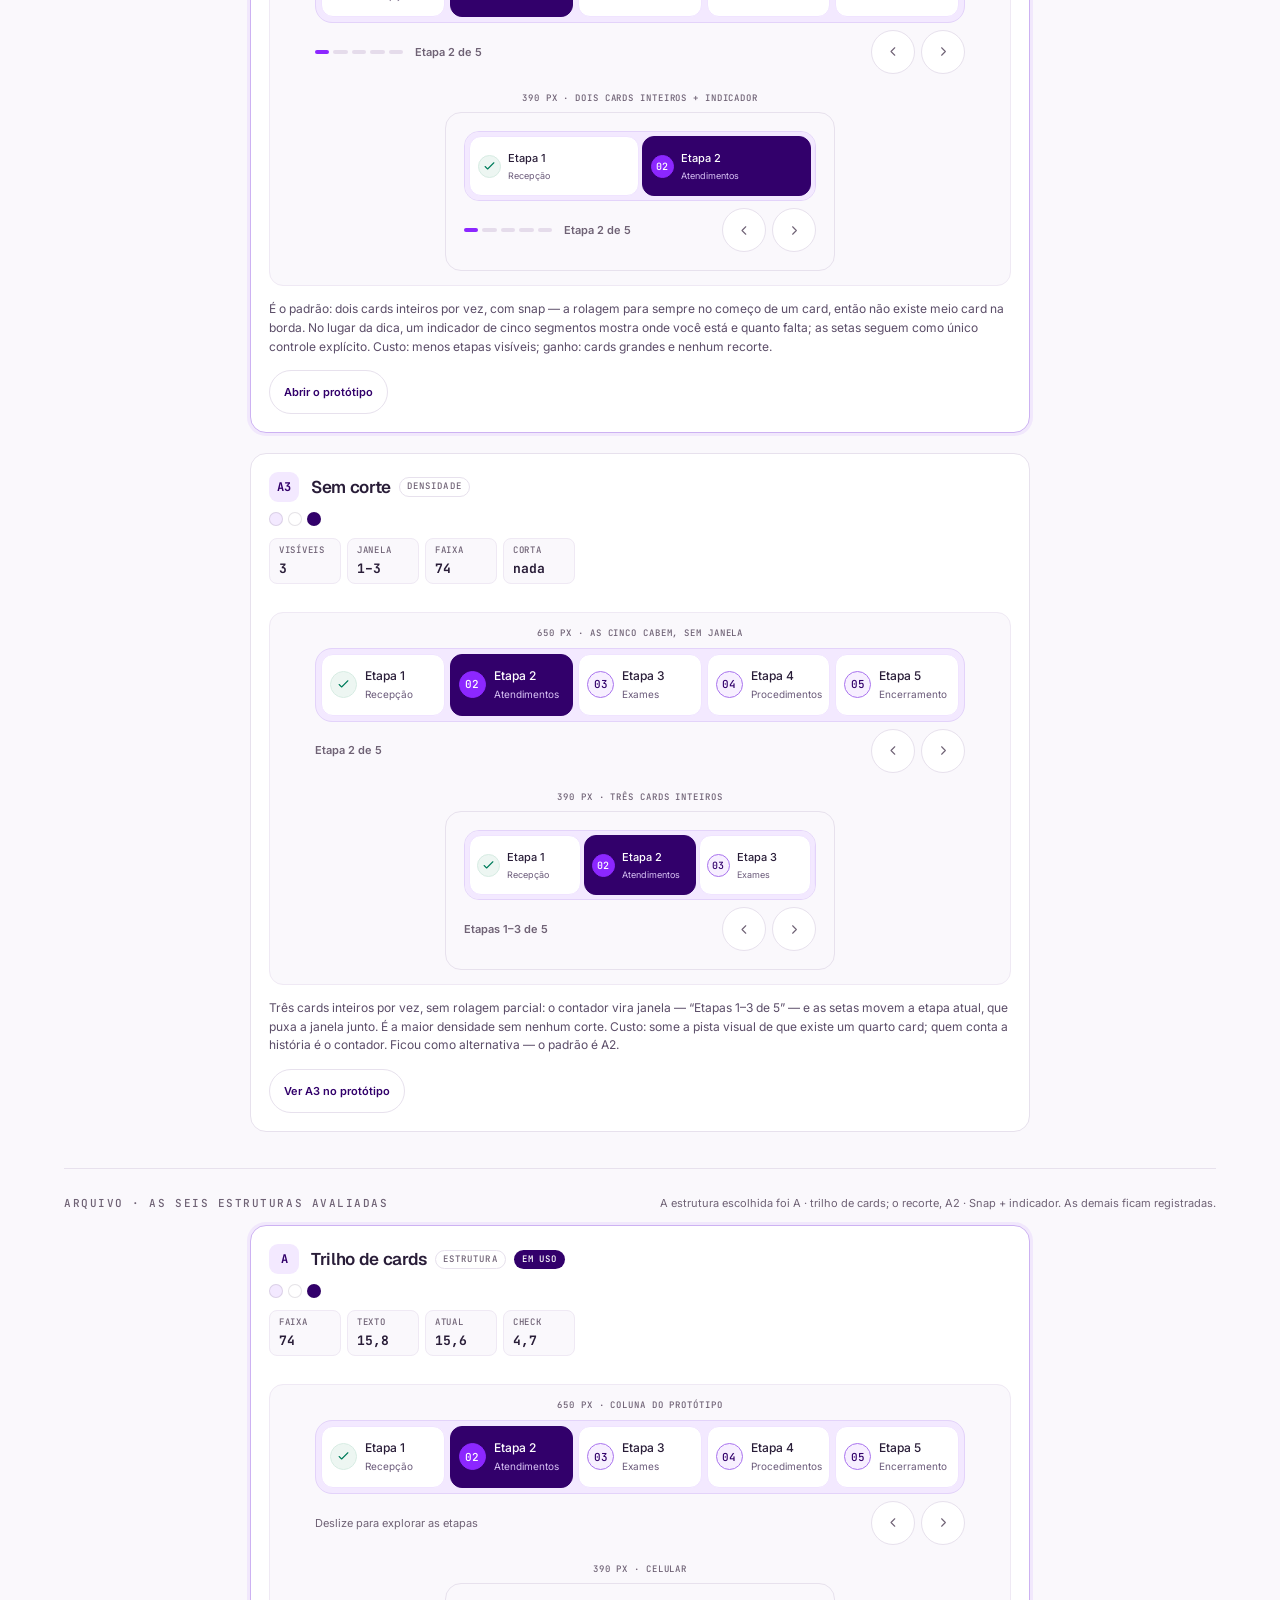
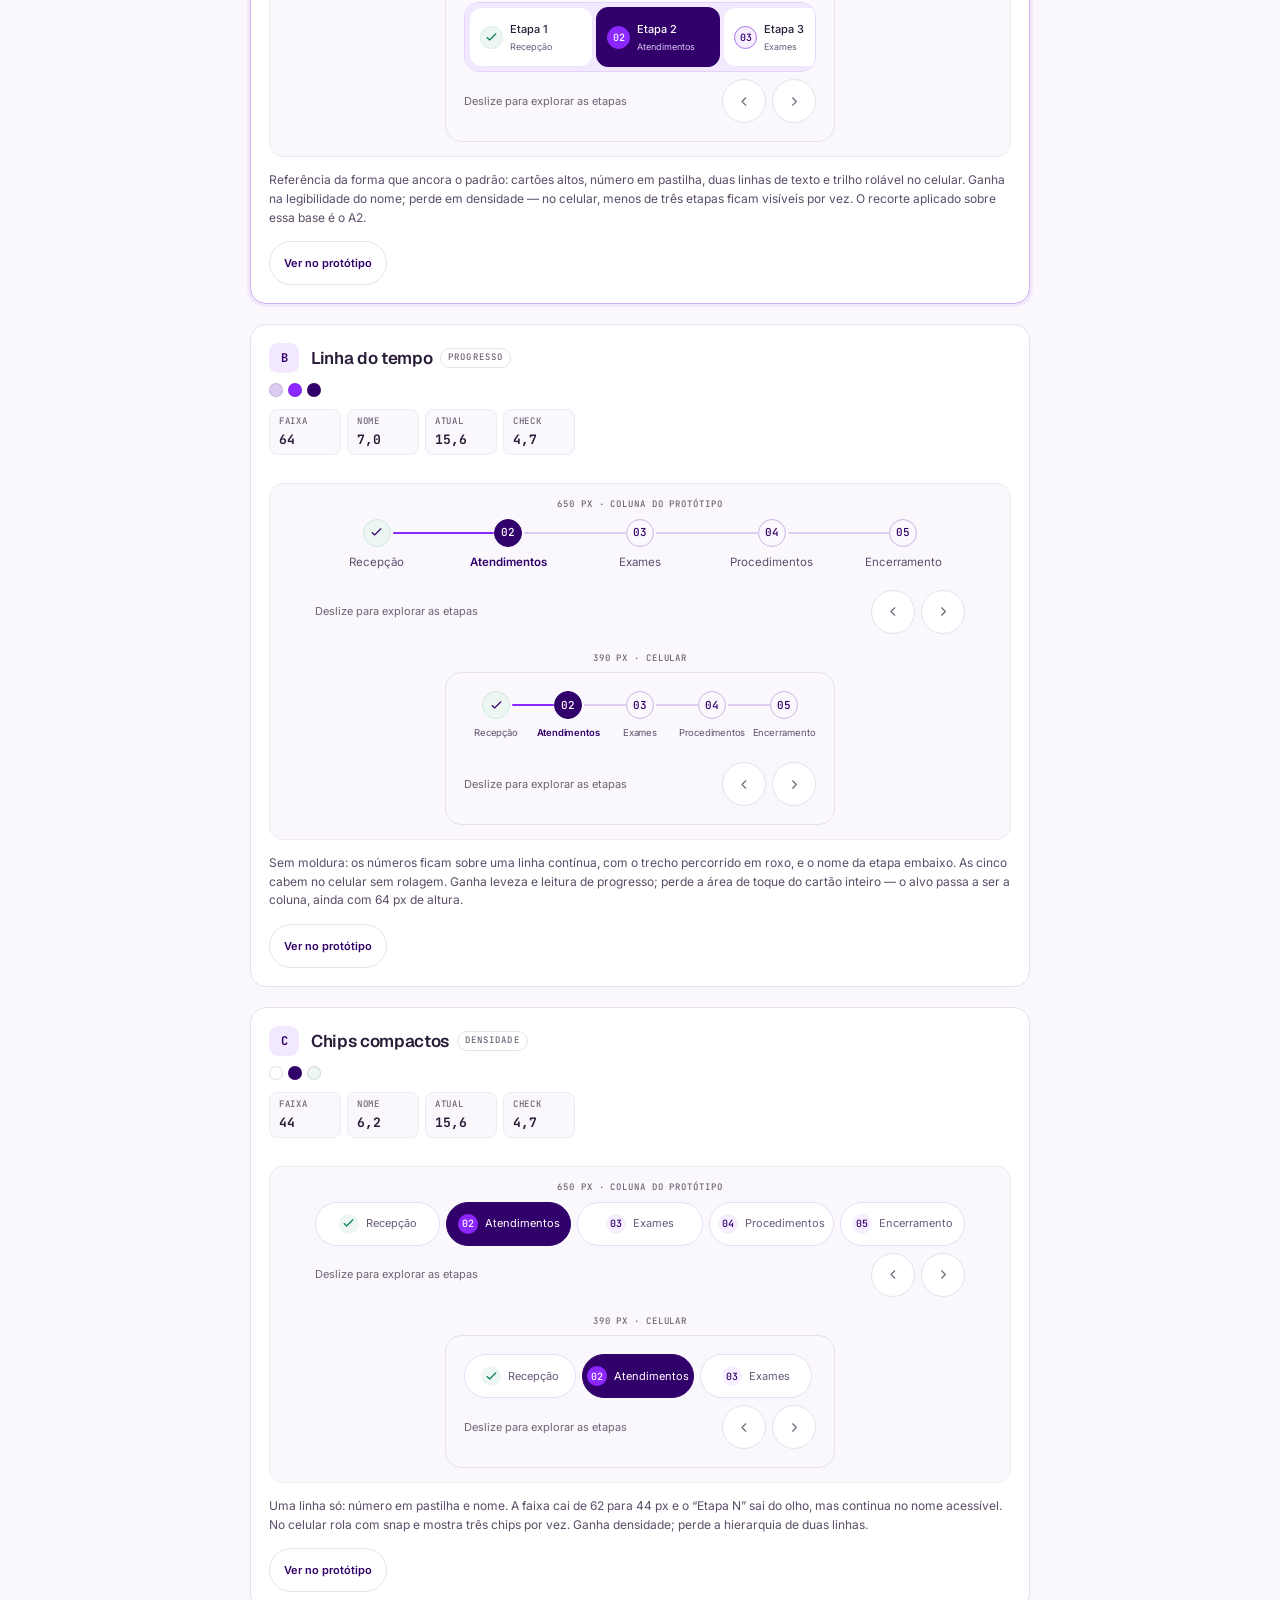
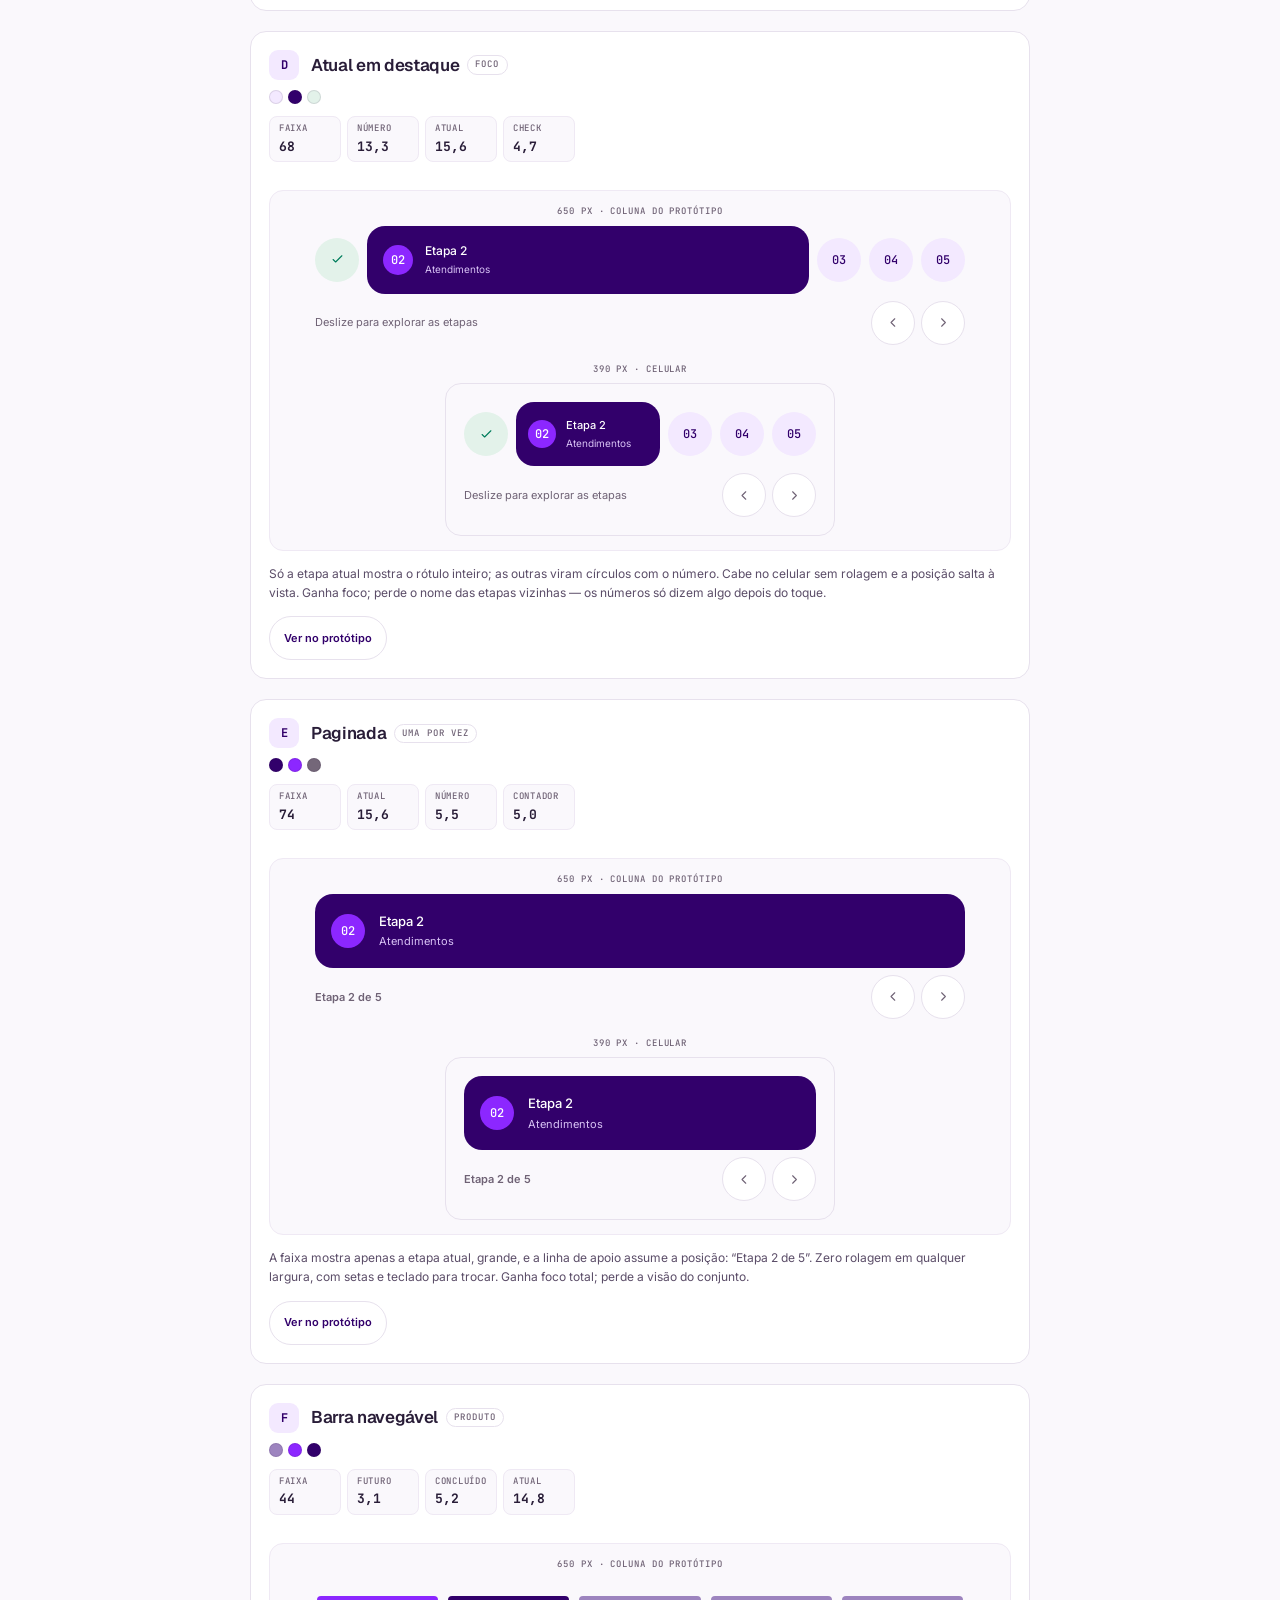
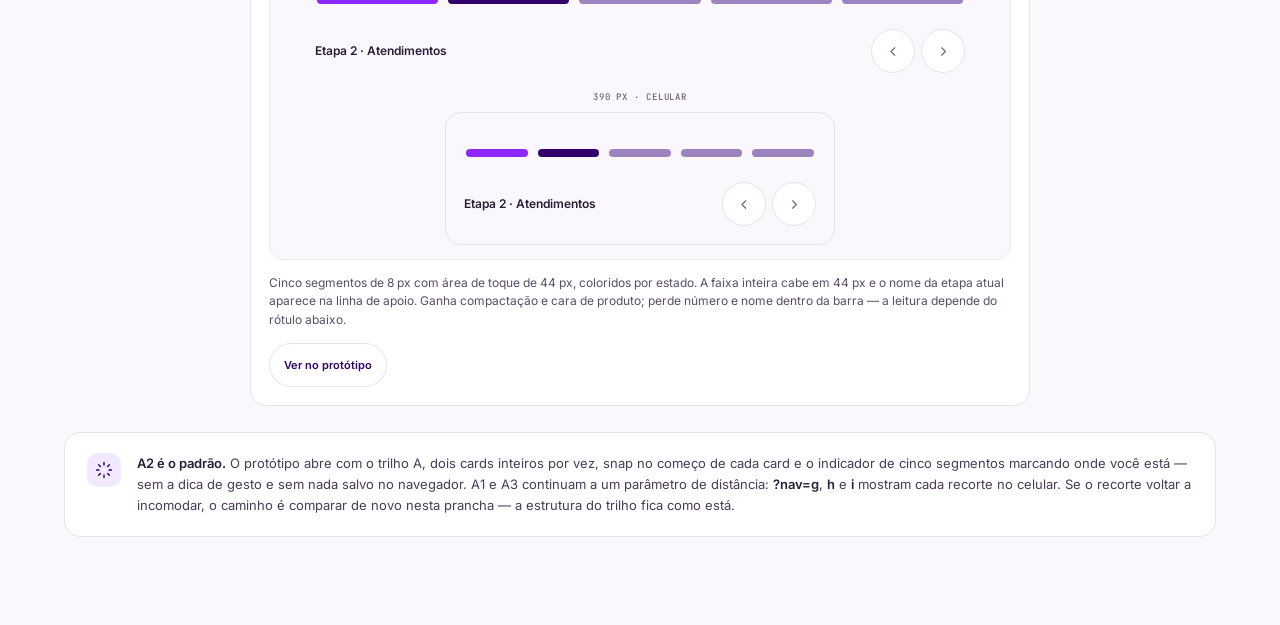
<file: variantes-navegacao.html>
<!doctype html>
<html lang="pt-BR">
<head>
<meta charset="utf-8">
<meta name="viewport" content="width=device-width,initial-scale=1">
<link rel="icon" href="data:image/svg+xml,%3Csvg xmlns=%27http://www.w3.org/2000/svg%27/%3E">
<meta name="theme-color" content="#32006b">
<title>Variantes da navegação horizontal · Filazero</title>
<link rel="stylesheet" href="styles.css">
<link rel="stylesheet" href="variantes.css">
</head>
<body>
<a class="skip" href="#variantes">Ir para as variantes</a>

<header class="top">
  <div class="top-inner">
    <div class="brand-area">
      <img class="logo" src="assets/filazero-logo.svg" alt="Filazero">
      <span>Navegação horizontal · A2 aprovado</span>
    </div>
    <div class="v-top-right">
      <a class="v-cross" href="variantes-etapas.html">Card de etapa <svg class="od-icon" viewBox="0 0 24 24" aria-hidden="true"><path d="M4 12h16m-6-6 6 6-6 6"/></svg></a>
      <a class="v-cross" href="variantes.html">Card de conclusão <svg class="od-icon" viewBox="0 0 24 24" aria-hidden="true"><path d="M4 12h16m-6-6 6 6-6 6"/></svg></a>
      <a class="v-open" href="index.html#etapa-2">Abrir protótipo <svg class="od-icon" viewBox="0 0 24 24" aria-hidden="true"><path d="M4 12h16m-6-6 6 6-6 6"/></svg></a>
    </div>
  </div>
</header>

<main class="v-main" id="variantes">
  <div class="v-intro">
    <div>
      <p class="eyebrow">Carteira de Jornadas · navegação horizontal</p>
      <h1>O trilho de cards, com o recorte aprovado.</h1>
      <p class="v-lede">A faixa que abre cada etapa e a linha de apoio logo abaixo. A estrutura segue <strong>A · trilho de cards</strong>, com a paleta <strong>C · Lilás preenchido</strong> — e o recorte do próximo card está decidido: <strong>A2 · Snap + indicador</strong>. Dois cards inteiros por vez, rolagem que para sempre no começo de um card, sem dica de gesto e com um indicador de cinco segmentos na linha de apoio. É assim que o protótipo abre agora. A1 e A3 continuam registradas como alternativas, a um parâmetro de distância. Cada recorte aparece na largura da coluna do protótipo (650 px) e num container de 390 px; as seis estruturas avaliadas ficam no arquivo, abaixo. O estado é sempre o mesmo: etapa 1 concluída, etapa 2 atual, 3 a 5 em repouso.</p>
    </div>
    <aside class="v-diagnosis" aria-labelledby="diagnosis-title">
      <h2 id="diagnosis-title">O que motivou a escolha</h2>
      <ol>
        <li><b>01</b><span><strong>O card seguinte perde o número e o fim do nome.</strong> Com 390 px, o terceiro card aparecia cortado no meio do rótulo e o quarto virava um risco de 12 px na borda — o olho tenta ler o que não existe.</span></li>
        <li><b>02</b><span><strong>Três sinais para a mesma ação.</strong> O corte, as setas e a dica “Deslize para explorar as etapas” disputavam a mesma instrução — e a dica continuava na tela mesmo quando a faixa não rolava.</span></li>
        <li><b>03</b><span><strong>O recorte não é o único jeito de dizer que há mais.</strong> Um peek que termina no fim do nome, um indicador de progresso ou um contador de janela resolvem o mesmo problema com menos ruído.</span></li>
      </ol>
    </aside>
  </div>

  <div class="v-status">
    <p class="is-on">Decidido: <strong>A · Trilho de cards</strong> com o recorte <strong>A2 · Snap + indicador</strong>. O protótipo já abre assim — o padrão está no próprio documento, não em nada salvo no navegador. <strong>?nav=</strong> continua como override para comparar (a–i), e a prancha mantém os três recortes lado a lado.</p>
  </div>

  <div class="v-legend">
    <p class="eyebrow">Estrutura A · o recorte aprovado</p>
    <p>Mesmo trilho, mesma paleta · texto 15,8:1 · barras e números 3:1</p>
  </div>

  <div class="v-grid v-grid-wide">
    <article class="v-item" data-item="g">
      <header class="v-head">
        <span class="v-letter" aria-hidden="true">A1</span>
        <div class="v-name"><h2>Peek limpo</h2><span class="v-tag">Alternativa</span></div>
        <div class="v-swatches" aria-hidden="true"><span class="v-swatch" style="background:#f3e9ff" title="Trilho"></span><span class="v-swatch" style="background:#ffffff" title="Card"></span><span class="v-swatch" style="background:#32006b" title="Atual"></span></div>
        <dl class="v-stats"><div class="v-stat"><dt>Visíveis</dt><dd>2+1</dd></div><div class="v-stat"><dt>Peek</dt><dd>105</dd></div><div class="v-stat"><dt>Faixa</dt><dd>74</dd></div><div class="v-stat"><dt>Corta</dt><dd>nada</dd></div></dl>
      </header>
      <div class="v-stage" data-stage-nav="g">
        <div class="v-samples">
      <div class="v-preview">
        <p class="v-preview-label">650 px · as cinco cabem, sem peek</p>
        <div class="v-rail" role="img" aria-label="Recorte A1, peek limpo, 650 px: as cinco etapas cabem no trilho, etapa 2 atual, com contador e setas abaixo."><div class="tabs many"><span class="tab finished" aria-selected="false"><span class="step-number"><svg class="od-icon" viewBox="0 0 24 24" aria-hidden="true"><path d="m5 12 4 4L19 6"/></svg></span><span class="tab-text">Etapa 1<small>Recepção</small></span></span><span class="tab" aria-selected="true"><span class="step-number">02</span><span class="tab-text">Etapa 2<small>Atendimentos</small></span></span><span class="tab" aria-selected="false"><span class="step-number">03</span><span class="tab-text">Etapa 3<small>Exames</small></span></span><span class="tab" aria-selected="false"><span class="step-number">04</span><span class="tab-text">Etapa 4<small>Procedimentos</small></span></span><span class="tab" aria-selected="false"><span class="step-number">05</span><span class="tab-text">Etapa 5<small>Encerramento</small></span></span></div><div class="stage-meta"><span class="nav-counter">Etapa 2 de 5</span><div class="step-controls"><span class="icon-button"><svg class="od-icon" viewBox="0 0 24 24" aria-hidden="true"><path d="m14 6-6 6 6 6"/></svg></span><span class="icon-button"><svg class="od-icon" viewBox="0 0 24 24" aria-hidden="true"><path d="m9 6 6 6-6 6"/></svg></span></div></div></div>
      </div>
      <div class="v-preview">
        <p class="v-preview-label">390 px · dois cards + etapa 3 legível</p>
        <div class="v-narrow"><div class="v-rail" role="img" aria-label="Recorte A1, peek limpo, 390 px: dois cards inteiros e a etapa 3 com número e nome completos; o corte cai depois do nome."><div class="tabs many"><span class="tab finished" aria-selected="false"><span class="step-number"><svg class="od-icon" viewBox="0 0 24 24" aria-hidden="true"><path d="m5 12 4 4L19 6"/></svg></span><span class="tab-text">Etapa 1<small>Recepção</small></span></span><span class="tab" aria-selected="true"><span class="step-number">02</span><span class="tab-text">Etapa 2<small>Atendimentos</small></span></span><span class="tab" aria-selected="false"><span class="step-number">03</span><span class="tab-text">Etapa 3<small>Exames</small></span></span><span class="tab" aria-selected="false"><span class="step-number">04</span><span class="tab-text">Etapa 4<small>Procedimentos</small></span></span><span class="tab" aria-selected="false"><span class="step-number">05</span><span class="tab-text">Etapa 5<small>Encerramento</small></span></span></div><div class="stage-meta"><span class="nav-counter">Etapa 2 de 5</span><div class="step-controls"><span class="icon-button"><svg class="od-icon" viewBox="0 0 24 24" aria-hidden="true"><path d="m14 6-6 6 6 6"/></svg></span><span class="icon-button"><svg class="od-icon" viewBox="0 0 24 24" aria-hidden="true"><path d="m9 6 6 6-6 6"/></svg></span></div></div></div></div>
      </div>
        </div>
      </div>
      <p class="v-note">Dois cards inteiros e a etapa seguinte legível: o terceiro card entra até o fim do nome e o corte cai no vazio depois dele — nada de número sem par ou palavra pela metade. A dica de gesto sai; contador e setas continuam. Custo: em vez dos 2,8 cards do trilho antigo, você vê dois inteiros e a próxima etapa completa. Ficou como alternativa — o padrão é A2.</p>
      <div class="v-foot"><a class="v-apply" href="index.html?nav=g#etapa-2" aria-label="Ver o recorte A1, Peek limpo, no protótipo">Ver A1 no protótipo</a></div>
    </article>
    <article class="v-item is-applied" data-item="h">
      <header class="v-head">
        <span class="v-letter" aria-hidden="true">A2</span>
        <div class="v-name"><h2>Snap + indicador</h2><span class="v-tag">Progresso</span><span class="v-applied">Padrão aprovado</span></div>
        <div class="v-swatches" aria-hidden="true"><span class="v-swatch" style="background:#f3e9ff" title="Trilho"></span><span class="v-swatch" style="background:#ffffff" title="Card"></span><span class="v-swatch" style="background:#32006b" title="Atual"></span></div>
        <dl class="v-stats"><div class="v-stat"><dt>Visíveis</dt><dd>2</dd></div><div class="v-stat"><dt>Indicador</dt><dd>5</dd></div><div class="v-stat"><dt>Faixa</dt><dd>74</dd></div><div class="v-stat"><dt>Corta</dt><dd>nada</dd></div></dl>
      </header>
      <div class="v-stage" data-stage-nav="h">
        <div class="v-samples">
      <div class="v-preview">
        <p class="v-preview-label">650 px · as cinco cabem; o indicador fica</p>
        <div class="v-rail" role="img" aria-label="Recorte A2, snap com indicador, 650 px: as cinco etapas cabem, etapa 2 atual, indicador de cinco segmentos abaixo."><div class="tabs many"><span class="tab finished" aria-selected="false"><span class="step-number"><svg class="od-icon" viewBox="0 0 24 24" aria-hidden="true"><path d="m5 12 4 4L19 6"/></svg></span><span class="tab-text">Etapa 1<small>Recepção</small></span></span><span class="tab" aria-selected="true"><span class="step-number">02</span><span class="tab-text">Etapa 2<small>Atendimentos</small></span></span><span class="tab" aria-selected="false"><span class="step-number">03</span><span class="tab-text">Etapa 3<small>Exames</small></span></span><span class="tab" aria-selected="false"><span class="step-number">04</span><span class="tab-text">Etapa 4<small>Procedimentos</small></span></span><span class="tab" aria-selected="false"><span class="step-number">05</span><span class="tab-text">Etapa 5<small>Encerramento</small></span></span></div><div class="stage-meta"><span class="nav-progress" aria-hidden="true"><i class="done"></i><i class="now"></i><i></i><i></i><i></i></span><span class="nav-counter">Etapa 2 de 5</span><div class="step-controls"><span class="icon-button"><svg class="od-icon" viewBox="0 0 24 24" aria-hidden="true"><path d="m14 6-6 6 6 6"/></svg></span><span class="icon-button"><svg class="od-icon" viewBox="0 0 24 24" aria-hidden="true"><path d="m9 6 6 6-6 6"/></svg></span></div></div></div>
      </div>
      <div class="v-preview">
        <p class="v-preview-label">390 px · dois cards inteiros + indicador</p>
        <div class="v-narrow"><div class="v-rail" role="img" aria-label="Recorte A2, snap com indicador, 390 px: dois cards inteiros, sem recorte, e o indicador de cinco segmentos marcando a etapa 2."><div class="tabs many"><span class="tab finished" aria-selected="false"><span class="step-number"><svg class="od-icon" viewBox="0 0 24 24" aria-hidden="true"><path d="m5 12 4 4L19 6"/></svg></span><span class="tab-text">Etapa 1<small>Recepção</small></span></span><span class="tab" aria-selected="true"><span class="step-number">02</span><span class="tab-text">Etapa 2<small>Atendimentos</small></span></span><span class="tab" aria-selected="false"><span class="step-number">03</span><span class="tab-text">Etapa 3<small>Exames</small></span></span><span class="tab" aria-selected="false"><span class="step-number">04</span><span class="tab-text">Etapa 4<small>Procedimentos</small></span></span><span class="tab" aria-selected="false"><span class="step-number">05</span><span class="tab-text">Etapa 5<small>Encerramento</small></span></span></div><div class="stage-meta"><span class="nav-progress" aria-hidden="true"><i class="done"></i><i class="now"></i><i></i><i></i><i></i></span><span class="nav-counter">Etapa 2 de 5</span><div class="step-controls"><span class="icon-button"><svg class="od-icon" viewBox="0 0 24 24" aria-hidden="true"><path d="m14 6-6 6 6 6"/></svg></span><span class="icon-button"><svg class="od-icon" viewBox="0 0 24 24" aria-hidden="true"><path d="m9 6 6 6-6 6"/></svg></span></div></div></div></div>
      </div>
        </div>
      </div>
      <p class="v-note">É o padrão: dois cards inteiros por vez, com snap — a rolagem para sempre no começo de um card, então não existe meio card na borda. No lugar da dica, um indicador de cinco segmentos mostra onde você está e quanto falta; as setas seguem como único controle explícito. Custo: menos etapas visíveis; ganho: cards grandes e nenhum recorte.</p>
      <div class="v-foot"><a class="v-apply" href="index.html#etapa-2" aria-label="Abrir o protótipo com o recorte aprovado, Snap + indicador">Abrir o protótipo</a></div>
    </article>
    <article class="v-item" data-item="i">
      <header class="v-head">
        <span class="v-letter" aria-hidden="true">A3</span>
        <div class="v-name"><h2>Sem corte</h2><span class="v-tag">Densidade</span></div>
        <div class="v-swatches" aria-hidden="true"><span class="v-swatch" style="background:#f3e9ff" title="Trilho"></span><span class="v-swatch" style="background:#ffffff" title="Card"></span><span class="v-swatch" style="background:#32006b" title="Atual"></span></div>
        <dl class="v-stats"><div class="v-stat"><dt>Visíveis</dt><dd>3</dd></div><div class="v-stat"><dt>Janela</dt><dd>1–3</dd></div><div class="v-stat"><dt>Faixa</dt><dd>74</dd></div><div class="v-stat"><dt>Corta</dt><dd>nada</dd></div></dl>
      </header>
      <div class="v-stage" data-stage-nav="i">
        <div class="v-samples">
      <div class="v-preview">
        <p class="v-preview-label">650 px · as cinco cabem, sem janela</p>
        <div class="v-rail" role="img" aria-label="Recorte A3, sem corte, 650 px: as cinco etapas cabem no trilho, etapa 2 atual, com contador e setas abaixo."><div class="tabs many"><span class="tab finished" aria-selected="false"><span class="step-number"><svg class="od-icon" viewBox="0 0 24 24" aria-hidden="true"><path d="m5 12 4 4L19 6"/></svg></span><span class="tab-text">Etapa 1<small>Recepção</small></span></span><span class="tab" aria-selected="true"><span class="step-number">02</span><span class="tab-text">Etapa 2<small>Atendimentos</small></span></span><span class="tab" aria-selected="false"><span class="step-number">03</span><span class="tab-text">Etapa 3<small>Exames</small></span></span><span class="tab" aria-selected="false"><span class="step-number">04</span><span class="tab-text">Etapa 4<small>Procedimentos</small></span></span><span class="tab" aria-selected="false"><span class="step-number">05</span><span class="tab-text">Etapa 5<small>Encerramento</small></span></span></div><div class="stage-meta"><span class="nav-counter">Etapa 2 de 5</span><div class="step-controls"><span class="icon-button"><svg class="od-icon" viewBox="0 0 24 24" aria-hidden="true"><path d="m14 6-6 6 6 6"/></svg></span><span class="icon-button"><svg class="od-icon" viewBox="0 0 24 24" aria-hidden="true"><path d="m9 6 6 6-6 6"/></svg></span></div></div></div>
      </div>
      <div class="v-preview">
        <p class="v-preview-label">390 px · três cards inteiros</p>
        <div class="v-narrow"><div class="v-rail" role="img" aria-label="Recorte A3, sem corte, 390 px: três cards inteiros sem nenhum recorte, com o contador de janela Etapas 1 a 3 de 5."><div class="tabs many"><span class="tab finished" aria-selected="false"><span class="step-number"><svg class="od-icon" viewBox="0 0 24 24" aria-hidden="true"><path d="m5 12 4 4L19 6"/></svg></span><span class="tab-text">Etapa 1<small>Recepção</small></span></span><span class="tab" aria-selected="true"><span class="step-number">02</span><span class="tab-text">Etapa 2<small>Atendimentos</small></span></span><span class="tab" aria-selected="false"><span class="step-number">03</span><span class="tab-text">Etapa 3<small>Exames</small></span></span><span class="tab" aria-selected="false"><span class="step-number">04</span><span class="tab-text">Etapa 4<small>Procedimentos</small></span></span><span class="tab" aria-selected="false"><span class="step-number">05</span><span class="tab-text">Etapa 5<small>Encerramento</small></span></span></div><div class="stage-meta"><span class="nav-counter">Etapas 1–3 de 5</span><div class="step-controls"><span class="icon-button"><svg class="od-icon" viewBox="0 0 24 24" aria-hidden="true"><path d="m14 6-6 6 6 6"/></svg></span><span class="icon-button"><svg class="od-icon" viewBox="0 0 24 24" aria-hidden="true"><path d="m9 6 6 6-6 6"/></svg></span></div></div></div></div>
      </div>
        </div>
      </div>
      <p class="v-note">Três cards inteiros por vez, sem rolagem parcial: o contador vira janela — “Etapas 1–3 de 5” — e as setas movem a etapa atual, que puxa a janela junto. É a maior densidade sem nenhum corte. Custo: some a pista visual de que existe um quarto card; quem conta a história é o contador. Ficou como alternativa — o padrão é A2.</p>
      <div class="v-foot"><a class="v-apply" href="index.html?nav=i#etapa-2" aria-label="Ver o recorte A3, Sem corte, no protótipo">Ver A3 no protótipo</a></div>
    </article>
  </div>

  <div class="v-legend v-sep">
    <p class="eyebrow">Arquivo · as seis estruturas avaliadas</p>
    <p>A estrutura escolhida foi A · trilho de cards; o recorte, A2 · Snap + indicador. As demais ficam registradas.</p>
  </div>

  <div class="v-grid v-grid-wide">
    <article class="v-item is-applied" data-item="a">
      <header class="v-head">
        <span class="v-letter" aria-hidden="true">A</span>
        <div class="v-name"><h2>Trilho de cards</h2><span class="v-tag">Estrutura</span><span class="v-applied">Em uso</span></div>
        <div class="v-swatches" aria-hidden="true"><span class="v-swatch" style="background:#f3e9ff" title="Trilho"></span><span class="v-swatch" style="background:#ffffff" title="Card"></span><span class="v-swatch" style="background:#32006b" title="Atual"></span></div>
        <dl class="v-stats"><div class="v-stat"><dt>Faixa</dt><dd>74</dd></div><div class="v-stat"><dt>Texto</dt><dd>15,8</dd></div><div class="v-stat"><dt>Atual</dt><dd>15,6</dd></div><div class="v-stat"><dt>Check</dt><dd>4,7</dd></div></dl>
      </header>
      <div class="v-stage" data-stage-nav="a">
        <div class="v-samples">
      <div class="v-preview">
        <p class="v-preview-label">650 px · coluna do protótipo</p>
        <div class="v-rail" role="img" aria-label="Variante A, trilho de cards, 650 px: etapa 1 concluída, etapa 2 atual, etapas 3 a 5 em repouso. Dica e setas de etapa abaixo."><div class="tabs many"><span class="tab finished" aria-selected="false"><span class="step-number"><svg class="od-icon" viewBox="0 0 24 24" aria-hidden="true"><path d="m5 12 4 4L19 6"/></svg></span><span class="tab-text">Etapa 1<small>Recepção</small></span></span><span class="tab" aria-selected="true"><span class="step-number">02</span><span class="tab-text">Etapa 2<small>Atendimentos</small></span></span><span class="tab" aria-selected="false"><span class="step-number">03</span><span class="tab-text">Etapa 3<small>Exames</small></span></span><span class="tab" aria-selected="false"><span class="step-number">04</span><span class="tab-text">Etapa 4<small>Procedimentos</small></span></span><span class="tab" aria-selected="false"><span class="step-number">05</span><span class="tab-text">Etapa 5<small>Encerramento</small></span></span></div><div class="stage-meta"><span class="nav-hint">Deslize para explorar as etapas</span><span class="nav-counter">Etapa 2 de 5</span><div class="step-controls"><span class="icon-button"><svg class="od-icon" viewBox="0 0 24 24" aria-hidden="true"><path d="m14 6-6 6 6 6"/></svg></span><span class="icon-button"><svg class="od-icon" viewBox="0 0 24 24" aria-hidden="true"><path d="m9 6 6 6-6 6"/></svg></span></div></div></div>
      </div>
      <div class="v-preview">
        <p class="v-preview-label">390 px · celular</p>
        <div class="v-narrow"><div class="v-rail" role="img" aria-label="Variante A, trilho de cards, 390 px: etapa 1 concluída, etapa 2 atual, etapas 3 a 5 em repouso. Dica e setas de etapa abaixo."><div class="tabs many"><span class="tab finished" aria-selected="false"><span class="step-number"><svg class="od-icon" viewBox="0 0 24 24" aria-hidden="true"><path d="m5 12 4 4L19 6"/></svg></span><span class="tab-text">Etapa 1<small>Recepção</small></span></span><span class="tab" aria-selected="true"><span class="step-number">02</span><span class="tab-text">Etapa 2<small>Atendimentos</small></span></span><span class="tab" aria-selected="false"><span class="step-number">03</span><span class="tab-text">Etapa 3<small>Exames</small></span></span><span class="tab" aria-selected="false"><span class="step-number">04</span><span class="tab-text">Etapa 4<small>Procedimentos</small></span></span><span class="tab" aria-selected="false"><span class="step-number">05</span><span class="tab-text">Etapa 5<small>Encerramento</small></span></span></div><div class="stage-meta"><span class="nav-hint">Deslize para explorar as etapas</span><span class="nav-counter">Etapa 2 de 5</span><div class="step-controls"><span class="icon-button"><svg class="od-icon" viewBox="0 0 24 24" aria-hidden="true"><path d="m14 6-6 6 6 6"/></svg></span><span class="icon-button"><svg class="od-icon" viewBox="0 0 24 24" aria-hidden="true"><path d="m9 6 6 6-6 6"/></svg></span></div></div></div></div>
      </div>
        </div>
      </div>
      <p class="v-note">Referência da forma que ancora o padrão: cartões altos, número em pastilha, duas linhas de texto e trilho rolável no celular. Ganha na legibilidade do nome; perde em densidade — no celular, menos de três etapas ficam visíveis por vez. O recorte aplicado sobre essa base é o A2.</p>
      <div class="v-foot"><a class="v-apply" href="index.html?nav=a#etapa-2" aria-label="Ver a variante A, Trilho de cards, no protótipo">Ver no protótipo</a></div>
    </article>
    <article class="v-item" data-item="b">
      <header class="v-head">
        <span class="v-letter" aria-hidden="true">B</span>
        <div class="v-name"><h2>Linha do tempo</h2><span class="v-tag">Progresso</span><span class="v-applied"></span></div>
        <div class="v-swatches" aria-hidden="true"><span class="v-swatch" style="background:#dccdf0" title="Trecho futuro"></span><span class="v-swatch" style="background:#8c27ff" title="Trecho percorrido"></span><span class="v-swatch" style="background:#32006b" title="Atual"></span></div>
        <dl class="v-stats"><div class="v-stat"><dt>Faixa</dt><dd>64</dd></div><div class="v-stat"><dt>Nome</dt><dd>7,0</dd></div><div class="v-stat"><dt>Atual</dt><dd>15,6</dd></div><div class="v-stat"><dt>Check</dt><dd>4,7</dd></div></dl>
      </header>
      <div class="v-stage" data-stage-nav="b">
        <div class="v-samples">
      <div class="v-preview">
        <p class="v-preview-label">650 px · coluna do protótipo</p>
        <div class="v-rail" role="img" aria-label="Variante B, linha do tempo, 650 px: etapa 1 concluída, etapa 2 atual, etapas 3 a 5 em repouso. Dica e setas de etapa abaixo."><div class="tabs many"><span class="tab finished" aria-selected="false"><span class="step-number"><svg class="od-icon" viewBox="0 0 24 24" aria-hidden="true"><path d="m5 12 4 4L19 6"/></svg></span><span class="tab-text">Etapa 1<small>Recepção</small></span></span><span class="tab" aria-selected="true"><span class="step-number">02</span><span class="tab-text">Etapa 2<small>Atendimentos</small></span></span><span class="tab" aria-selected="false"><span class="step-number">03</span><span class="tab-text">Etapa 3<small>Exames</small></span></span><span class="tab" aria-selected="false"><span class="step-number">04</span><span class="tab-text">Etapa 4<small>Procedimentos</small></span></span><span class="tab" aria-selected="false"><span class="step-number">05</span><span class="tab-text">Etapa 5<small>Encerramento</small></span></span></div><div class="stage-meta"><span class="nav-hint">Deslize para explorar as etapas</span><span class="nav-counter">Etapa 2 de 5</span><div class="step-controls"><span class="icon-button"><svg class="od-icon" viewBox="0 0 24 24" aria-hidden="true"><path d="m14 6-6 6 6 6"/></svg></span><span class="icon-button"><svg class="od-icon" viewBox="0 0 24 24" aria-hidden="true"><path d="m9 6 6 6-6 6"/></svg></span></div></div></div>
      </div>
      <div class="v-preview">
        <p class="v-preview-label">390 px · celular</p>
        <div class="v-narrow"><div class="v-rail" role="img" aria-label="Variante B, linha do tempo, 390 px: etapa 1 concluída, etapa 2 atual, etapas 3 a 5 em repouso. Dica e setas de etapa abaixo."><div class="tabs many"><span class="tab finished" aria-selected="false"><span class="step-number"><svg class="od-icon" viewBox="0 0 24 24" aria-hidden="true"><path d="m5 12 4 4L19 6"/></svg></span><span class="tab-text">Etapa 1<small>Recepção</small></span></span><span class="tab" aria-selected="true"><span class="step-number">02</span><span class="tab-text">Etapa 2<small>Atendimentos</small></span></span><span class="tab" aria-selected="false"><span class="step-number">03</span><span class="tab-text">Etapa 3<small>Exames</small></span></span><span class="tab" aria-selected="false"><span class="step-number">04</span><span class="tab-text">Etapa 4<small>Procedimentos</small></span></span><span class="tab" aria-selected="false"><span class="step-number">05</span><span class="tab-text">Etapa 5<small>Encerramento</small></span></span></div><div class="stage-meta"><span class="nav-hint">Deslize para explorar as etapas</span><span class="nav-counter">Etapa 2 de 5</span><div class="step-controls"><span class="icon-button"><svg class="od-icon" viewBox="0 0 24 24" aria-hidden="true"><path d="m14 6-6 6 6 6"/></svg></span><span class="icon-button"><svg class="od-icon" viewBox="0 0 24 24" aria-hidden="true"><path d="m9 6 6 6-6 6"/></svg></span></div></div></div></div>
      </div>
        </div>
      </div>
      <p class="v-note">Sem moldura: os números ficam sobre uma linha contínua, com o trecho percorrido em roxo, e o nome da etapa embaixo. As cinco cabem no celular sem rolagem. Ganha leveza e leitura de progresso; perde a área de toque do cartão inteiro — o alvo passa a ser a coluna, ainda com 64 px de altura.</p>
      <div class="v-foot"><a class="v-apply" href="index.html?nav=b#etapa-2" aria-label="Ver a variante B, Linha do tempo, no protótipo">Ver no protótipo</a></div>
    </article>
    <article class="v-item" data-item="c">
      <header class="v-head">
        <span class="v-letter" aria-hidden="true">C</span>
        <div class="v-name"><h2>Chips compactos</h2><span class="v-tag">Densidade</span><span class="v-applied"></span></div>
        <div class="v-swatches" aria-hidden="true"><span class="v-swatch" style="background:#ffffff" title="Chip"></span><span class="v-swatch" style="background:#32006b" title="Atual"></span><span class="v-swatch" style="background:#edf6f2" title="Concluído"></span></div>
        <dl class="v-stats"><div class="v-stat"><dt>Faixa</dt><dd>44</dd></div><div class="v-stat"><dt>Nome</dt><dd>6,2</dd></div><div class="v-stat"><dt>Atual</dt><dd>15,6</dd></div><div class="v-stat"><dt>Check</dt><dd>4,7</dd></div></dl>
      </header>
      <div class="v-stage" data-stage-nav="c">
        <div class="v-samples">
      <div class="v-preview">
        <p class="v-preview-label">650 px · coluna do protótipo</p>
        <div class="v-rail" role="img" aria-label="Variante C, chips compactos, 650 px: etapa 1 concluída, etapa 2 atual, etapas 3 a 5 em repouso. Dica e setas de etapa abaixo."><div class="tabs many"><span class="tab finished" aria-selected="false"><span class="step-number"><svg class="od-icon" viewBox="0 0 24 24" aria-hidden="true"><path d="m5 12 4 4L19 6"/></svg></span><span class="tab-text">Etapa 1<small>Recepção</small></span></span><span class="tab" aria-selected="true"><span class="step-number">02</span><span class="tab-text">Etapa 2<small>Atendimentos</small></span></span><span class="tab" aria-selected="false"><span class="step-number">03</span><span class="tab-text">Etapa 3<small>Exames</small></span></span><span class="tab" aria-selected="false"><span class="step-number">04</span><span class="tab-text">Etapa 4<small>Procedimentos</small></span></span><span class="tab" aria-selected="false"><span class="step-number">05</span><span class="tab-text">Etapa 5<small>Encerramento</small></span></span></div><div class="stage-meta"><span class="nav-hint">Deslize para explorar as etapas</span><span class="nav-counter">Etapa 2 de 5</span><div class="step-controls"><span class="icon-button"><svg class="od-icon" viewBox="0 0 24 24" aria-hidden="true"><path d="m14 6-6 6 6 6"/></svg></span><span class="icon-button"><svg class="od-icon" viewBox="0 0 24 24" aria-hidden="true"><path d="m9 6 6 6-6 6"/></svg></span></div></div></div>
      </div>
      <div class="v-preview">
        <p class="v-preview-label">390 px · celular</p>
        <div class="v-narrow"><div class="v-rail" role="img" aria-label="Variante C, chips compactos, 390 px: etapa 1 concluída, etapa 2 atual, etapas 3 a 5 em repouso. Dica e setas de etapa abaixo."><div class="tabs many"><span class="tab finished" aria-selected="false"><span class="step-number"><svg class="od-icon" viewBox="0 0 24 24" aria-hidden="true"><path d="m5 12 4 4L19 6"/></svg></span><span class="tab-text">Etapa 1<small>Recepção</small></span></span><span class="tab" aria-selected="true"><span class="step-number">02</span><span class="tab-text">Etapa 2<small>Atendimentos</small></span></span><span class="tab" aria-selected="false"><span class="step-number">03</span><span class="tab-text">Etapa 3<small>Exames</small></span></span><span class="tab" aria-selected="false"><span class="step-number">04</span><span class="tab-text">Etapa 4<small>Procedimentos</small></span></span><span class="tab" aria-selected="false"><span class="step-number">05</span><span class="tab-text">Etapa 5<small>Encerramento</small></span></span></div><div class="stage-meta"><span class="nav-hint">Deslize para explorar as etapas</span><span class="nav-counter">Etapa 2 de 5</span><div class="step-controls"><span class="icon-button"><svg class="od-icon" viewBox="0 0 24 24" aria-hidden="true"><path d="m14 6-6 6 6 6"/></svg></span><span class="icon-button"><svg class="od-icon" viewBox="0 0 24 24" aria-hidden="true"><path d="m9 6 6 6-6 6"/></svg></span></div></div></div></div>
      </div>
        </div>
      </div>
      <p class="v-note">Uma linha só: número em pastilha e nome. A faixa cai de 62 para 44 px e o “Etapa N” sai do olho, mas continua no nome acessível. No celular rola com snap e mostra três chips por vez. Ganha densidade; perde a hierarquia de duas linhas.</p>
      <div class="v-foot"><a class="v-apply" href="index.html?nav=c#etapa-2" aria-label="Ver a variante C, Chips compactos, no protótipo">Ver no protótipo</a></div>
    </article>
    <article class="v-item" data-item="d">
      <header class="v-head">
        <span class="v-letter" aria-hidden="true">D</span>
        <div class="v-name"><h2>Atual em destaque</h2><span class="v-tag">Foco</span><span class="v-applied"></span></div>
        <div class="v-swatches" aria-hidden="true"><span class="v-swatch" style="background:#f3e9ff" title="Etapa em repouso"></span><span class="v-swatch" style="background:#32006b" title="Atual"></span><span class="v-swatch" style="background:#e3f2ea" title="Concluída"></span></div>
        <dl class="v-stats"><div class="v-stat"><dt>Faixa</dt><dd>68</dd></div><div class="v-stat"><dt>Número</dt><dd>13,3</dd></div><div class="v-stat"><dt>Atual</dt><dd>15,6</dd></div><div class="v-stat"><dt>Check</dt><dd>4,7</dd></div></dl>
      </header>
      <div class="v-stage" data-stage-nav="d">
        <div class="v-samples">
      <div class="v-preview">
        <p class="v-preview-label">650 px · coluna do protótipo</p>
        <div class="v-rail" role="img" aria-label="Variante D, atual em destaque, 650 px: etapa 1 concluída, etapa 2 atual, etapas 3 a 5 em repouso. Dica e setas de etapa abaixo."><div class="tabs many"><span class="tab finished" aria-selected="false"><span class="step-number"><svg class="od-icon" viewBox="0 0 24 24" aria-hidden="true"><path d="m5 12 4 4L19 6"/></svg></span><span class="tab-text">Etapa 1<small>Recepção</small></span></span><span class="tab" aria-selected="true"><span class="step-number">02</span><span class="tab-text">Etapa 2<small>Atendimentos</small></span></span><span class="tab" aria-selected="false"><span class="step-number">03</span><span class="tab-text">Etapa 3<small>Exames</small></span></span><span class="tab" aria-selected="false"><span class="step-number">04</span><span class="tab-text">Etapa 4<small>Procedimentos</small></span></span><span class="tab" aria-selected="false"><span class="step-number">05</span><span class="tab-text">Etapa 5<small>Encerramento</small></span></span></div><div class="stage-meta"><span class="nav-hint">Deslize para explorar as etapas</span><span class="nav-counter">Etapa 2 de 5</span><div class="step-controls"><span class="icon-button"><svg class="od-icon" viewBox="0 0 24 24" aria-hidden="true"><path d="m14 6-6 6 6 6"/></svg></span><span class="icon-button"><svg class="od-icon" viewBox="0 0 24 24" aria-hidden="true"><path d="m9 6 6 6-6 6"/></svg></span></div></div></div>
      </div>
      <div class="v-preview">
        <p class="v-preview-label">390 px · celular</p>
        <div class="v-narrow"><div class="v-rail" role="img" aria-label="Variante D, atual em destaque, 390 px: etapa 1 concluída, etapa 2 atual, etapas 3 a 5 em repouso. Dica e setas de etapa abaixo."><div class="tabs many"><span class="tab finished" aria-selected="false"><span class="step-number"><svg class="od-icon" viewBox="0 0 24 24" aria-hidden="true"><path d="m5 12 4 4L19 6"/></svg></span><span class="tab-text">Etapa 1<small>Recepção</small></span></span><span class="tab" aria-selected="true"><span class="step-number">02</span><span class="tab-text">Etapa 2<small>Atendimentos</small></span></span><span class="tab" aria-selected="false"><span class="step-number">03</span><span class="tab-text">Etapa 3<small>Exames</small></span></span><span class="tab" aria-selected="false"><span class="step-number">04</span><span class="tab-text">Etapa 4<small>Procedimentos</small></span></span><span class="tab" aria-selected="false"><span class="step-number">05</span><span class="tab-text">Etapa 5<small>Encerramento</small></span></span></div><div class="stage-meta"><span class="nav-hint">Deslize para explorar as etapas</span><span class="nav-counter">Etapa 2 de 5</span><div class="step-controls"><span class="icon-button"><svg class="od-icon" viewBox="0 0 24 24" aria-hidden="true"><path d="m14 6-6 6 6 6"/></svg></span><span class="icon-button"><svg class="od-icon" viewBox="0 0 24 24" aria-hidden="true"><path d="m9 6 6 6-6 6"/></svg></span></div></div></div></div>
      </div>
        </div>
      </div>
      <p class="v-note">Só a etapa atual mostra o rótulo inteiro; as outras viram círculos com o número. Cabe no celular sem rolagem e a posição salta à vista. Ganha foco; perde o nome das etapas vizinhas — os números só dizem algo depois do toque.</p>
      <div class="v-foot"><a class="v-apply" href="index.html?nav=d#etapa-2" aria-label="Ver a variante D, Atual em destaque, no protótipo">Ver no protótipo</a></div>
    </article>
    <article class="v-item" data-item="e">
      <header class="v-head">
        <span class="v-letter" aria-hidden="true">E</span>
        <div class="v-name"><h2>Paginada</h2><span class="v-tag">Uma por vez</span><span class="v-applied"></span></div>
        <div class="v-swatches" aria-hidden="true"><span class="v-swatch" style="background:#32006b" title="Atual"></span><span class="v-swatch" style="background:#8c27ff" title="Número"></span><span class="v-swatch" style="background:#746779" title="Contador"></span></div>
        <dl class="v-stats"><div class="v-stat"><dt>Faixa</dt><dd>74</dd></div><div class="v-stat"><dt>Atual</dt><dd>15,6</dd></div><div class="v-stat"><dt>Número</dt><dd>5,5</dd></div><div class="v-stat"><dt>Contador</dt><dd>5,0</dd></div></dl>
      </header>
      <div class="v-stage" data-stage-nav="e">
        <div class="v-samples">
      <div class="v-preview">
        <p class="v-preview-label">650 px · coluna do protótipo</p>
        <div class="v-rail" role="img" aria-label="Variante E, paginada, 650 px: etapa 1 concluída, etapa 2 atual, etapas 3 a 5 em repouso. Dica e setas de etapa abaixo."><div class="tabs many"><span class="tab finished" aria-selected="false"><span class="step-number"><svg class="od-icon" viewBox="0 0 24 24" aria-hidden="true"><path d="m5 12 4 4L19 6"/></svg></span><span class="tab-text">Etapa 1<small>Recepção</small></span></span><span class="tab" aria-selected="true"><span class="step-number">02</span><span class="tab-text">Etapa 2<small>Atendimentos</small></span></span><span class="tab" aria-selected="false"><span class="step-number">03</span><span class="tab-text">Etapa 3<small>Exames</small></span></span><span class="tab" aria-selected="false"><span class="step-number">04</span><span class="tab-text">Etapa 4<small>Procedimentos</small></span></span><span class="tab" aria-selected="false"><span class="step-number">05</span><span class="tab-text">Etapa 5<small>Encerramento</small></span></span></div><div class="stage-meta"><span class="nav-hint">Deslize para explorar as etapas</span><span class="nav-counter">Etapa 2 de 5</span><div class="step-controls"><span class="icon-button"><svg class="od-icon" viewBox="0 0 24 24" aria-hidden="true"><path d="m14 6-6 6 6 6"/></svg></span><span class="icon-button"><svg class="od-icon" viewBox="0 0 24 24" aria-hidden="true"><path d="m9 6 6 6-6 6"/></svg></span></div></div></div>
      </div>
      <div class="v-preview">
        <p class="v-preview-label">390 px · celular</p>
        <div class="v-narrow"><div class="v-rail" role="img" aria-label="Variante E, paginada, 390 px: etapa 1 concluída, etapa 2 atual, etapas 3 a 5 em repouso. Dica e setas de etapa abaixo."><div class="tabs many"><span class="tab finished" aria-selected="false"><span class="step-number"><svg class="od-icon" viewBox="0 0 24 24" aria-hidden="true"><path d="m5 12 4 4L19 6"/></svg></span><span class="tab-text">Etapa 1<small>Recepção</small></span></span><span class="tab" aria-selected="true"><span class="step-number">02</span><span class="tab-text">Etapa 2<small>Atendimentos</small></span></span><span class="tab" aria-selected="false"><span class="step-number">03</span><span class="tab-text">Etapa 3<small>Exames</small></span></span><span class="tab" aria-selected="false"><span class="step-number">04</span><span class="tab-text">Etapa 4<small>Procedimentos</small></span></span><span class="tab" aria-selected="false"><span class="step-number">05</span><span class="tab-text">Etapa 5<small>Encerramento</small></span></span></div><div class="stage-meta"><span class="nav-hint">Deslize para explorar as etapas</span><span class="nav-counter">Etapa 2 de 5</span><div class="step-controls"><span class="icon-button"><svg class="od-icon" viewBox="0 0 24 24" aria-hidden="true"><path d="m14 6-6 6 6 6"/></svg></span><span class="icon-button"><svg class="od-icon" viewBox="0 0 24 24" aria-hidden="true"><path d="m9 6 6 6-6 6"/></svg></span></div></div></div></div>
      </div>
        </div>
      </div>
      <p class="v-note">A faixa mostra apenas a etapa atual, grande, e a linha de apoio assume a posição: “Etapa 2 de 5”. Zero rolagem em qualquer largura, com setas e teclado para trocar. Ganha foco total; perde a visão do conjunto.</p>
      <div class="v-foot"><a class="v-apply" href="index.html?nav=e#etapa-2" aria-label="Ver a variante E, Paginada, no protótipo">Ver no protótipo</a></div>
    </article>
    <article class="v-item" data-item="f">
      <header class="v-head">
        <span class="v-letter" aria-hidden="true">F</span>
        <div class="v-name"><h2>Barra navegável</h2><span class="v-tag">Produto</span><span class="v-applied"></span></div>
        <div class="v-swatches" aria-hidden="true"><span class="v-swatch" style="background:#9d84bf" title="Futuro"></span><span class="v-swatch" style="background:#8c27ff" title="Concluído"></span><span class="v-swatch" style="background:#32006b" title="Atual"></span></div>
        <dl class="v-stats"><div class="v-stat"><dt>Faixa</dt><dd>44</dd></div><div class="v-stat"><dt>Futuro</dt><dd>3,1</dd></div><div class="v-stat"><dt>Concluído</dt><dd>5,2</dd></div><div class="v-stat"><dt>Atual</dt><dd>14,8</dd></div></dl>
      </header>
      <div class="v-stage" data-stage-nav="f">
        <div class="v-samples">
      <div class="v-preview">
        <p class="v-preview-label">650 px · coluna do protótipo</p>
        <div class="v-rail" role="img" aria-label="Variante F, barra navegável, 650 px: etapa 1 concluída, etapa 2 atual, etapas 3 a 5 em repouso. Dica e setas de etapa abaixo."><div class="tabs many"><span class="tab finished" aria-selected="false"><span class="step-number"><svg class="od-icon" viewBox="0 0 24 24" aria-hidden="true"><path d="m5 12 4 4L19 6"/></svg></span><span class="tab-text">Etapa 1<small>Recepção</small></span></span><span class="tab" aria-selected="true"><span class="step-number">02</span><span class="tab-text">Etapa 2<small>Atendimentos</small></span></span><span class="tab" aria-selected="false"><span class="step-number">03</span><span class="tab-text">Etapa 3<small>Exames</small></span></span><span class="tab" aria-selected="false"><span class="step-number">04</span><span class="tab-text">Etapa 4<small>Procedimentos</small></span></span><span class="tab" aria-selected="false"><span class="step-number">05</span><span class="tab-text">Etapa 5<small>Encerramento</small></span></span></div><div class="stage-meta"><span class="nav-hint">Deslize para explorar as etapas</span><span class="nav-counter">Etapa 2 · Atendimentos</span><div class="step-controls"><span class="icon-button"><svg class="od-icon" viewBox="0 0 24 24" aria-hidden="true"><path d="m14 6-6 6 6 6"/></svg></span><span class="icon-button"><svg class="od-icon" viewBox="0 0 24 24" aria-hidden="true"><path d="m9 6 6 6-6 6"/></svg></span></div></div></div>
      </div>
      <div class="v-preview">
        <p class="v-preview-label">390 px · celular</p>
        <div class="v-narrow"><div class="v-rail" role="img" aria-label="Variante F, barra navegável, 390 px: etapa 1 concluída, etapa 2 atual, etapas 3 a 5 em repouso. Dica e setas de etapa abaixo."><div class="tabs many"><span class="tab finished" aria-selected="false"><span class="step-number"><svg class="od-icon" viewBox="0 0 24 24" aria-hidden="true"><path d="m5 12 4 4L19 6"/></svg></span><span class="tab-text">Etapa 1<small>Recepção</small></span></span><span class="tab" aria-selected="true"><span class="step-number">02</span><span class="tab-text">Etapa 2<small>Atendimentos</small></span></span><span class="tab" aria-selected="false"><span class="step-number">03</span><span class="tab-text">Etapa 3<small>Exames</small></span></span><span class="tab" aria-selected="false"><span class="step-number">04</span><span class="tab-text">Etapa 4<small>Procedimentos</small></span></span><span class="tab" aria-selected="false"><span class="step-number">05</span><span class="tab-text">Etapa 5<small>Encerramento</small></span></span></div><div class="stage-meta"><span class="nav-hint">Deslize para explorar as etapas</span><span class="nav-counter">Etapa 2 · Atendimentos</span><div class="step-controls"><span class="icon-button"><svg class="od-icon" viewBox="0 0 24 24" aria-hidden="true"><path d="m14 6-6 6 6 6"/></svg></span><span class="icon-button"><svg class="od-icon" viewBox="0 0 24 24" aria-hidden="true"><path d="m9 6 6 6-6 6"/></svg></span></div></div></div></div>
      </div>
        </div>
      </div>
      <p class="v-note">Cinco segmentos de 8 px com área de toque de 44 px, coloridos por estado. A faixa inteira cabe em 44 px e o nome da etapa atual aparece na linha de apoio. Ganha compactação e cara de produto; perde número e nome dentro da barra — a leitura depende do rótulo abaixo.</p>
      <div class="v-foot"><a class="v-apply" href="index.html?nav=f#etapa-2" aria-label="Ver a variante F, Barra navegável, no protótipo">Ver no protótipo</a></div>
    </article>
  </div>

  <aside class="v-reco">
    <span class="v-reco-icon" aria-hidden="true"><svg class="od-icon" viewBox="0 0 24 24" aria-hidden="true"><path d="M12 3v3m0 12v3M3 12h3m12 0h3M5.6 5.6l2.1 2.1m8.6 8.6 2.1 2.1m0-12.8-2.1 2.1M7.7 16.3l-2.1 2.1"/></svg></span>
    <p><strong>A2 é o padrão.</strong> O protótipo abre com o trilho A, dois cards inteiros por vez, snap no começo de cada card e o indicador de cinco segmentos marcando onde você está — sem a dica de gesto e sem nada salvo no navegador. A1 e A3 continuam a um parâmetro de distância: <strong>?nav=g</strong>, <strong>h</strong> e <strong>i</strong> mostram cada recorte no celular. Se o recorte voltar a incomodar, o caminho é comparar de novo nesta prancha — a estrutura do trilho fica como está.</p>
  </aside>
</main>
</body>
</html>
</file>
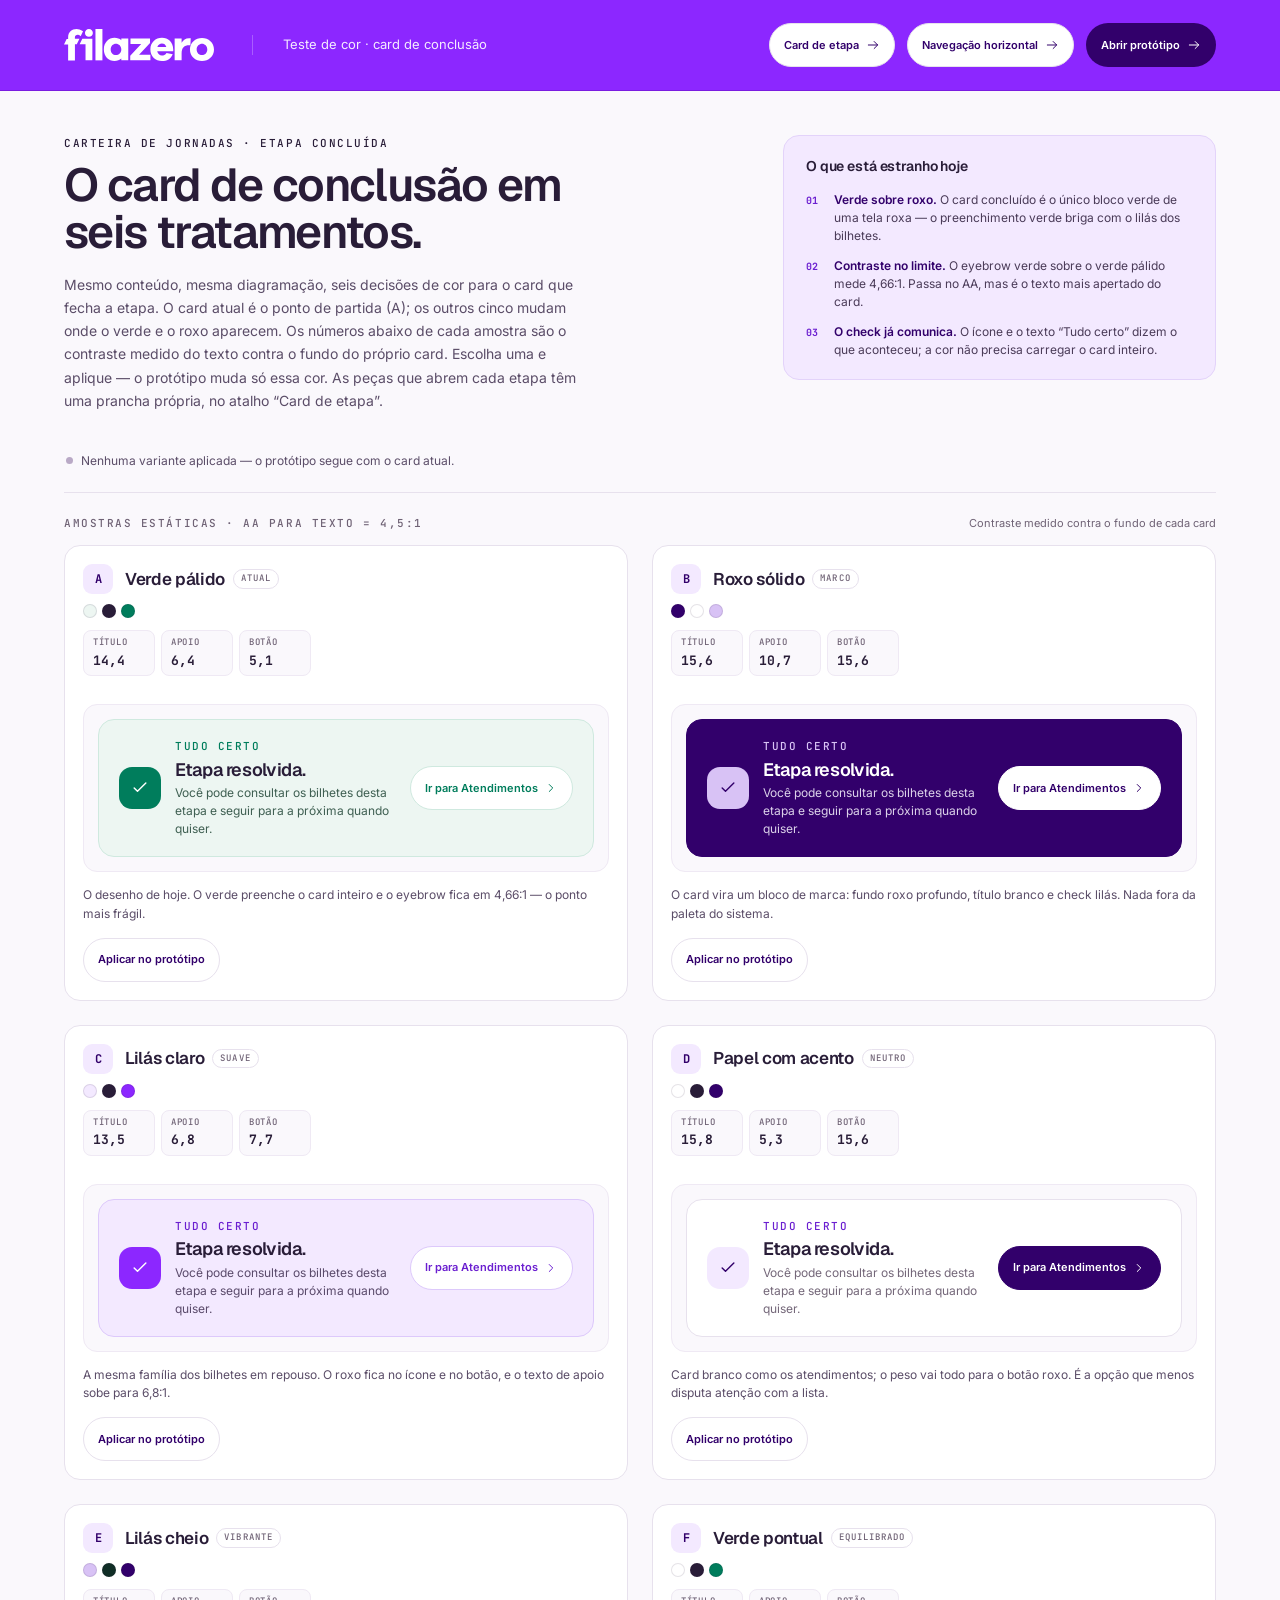
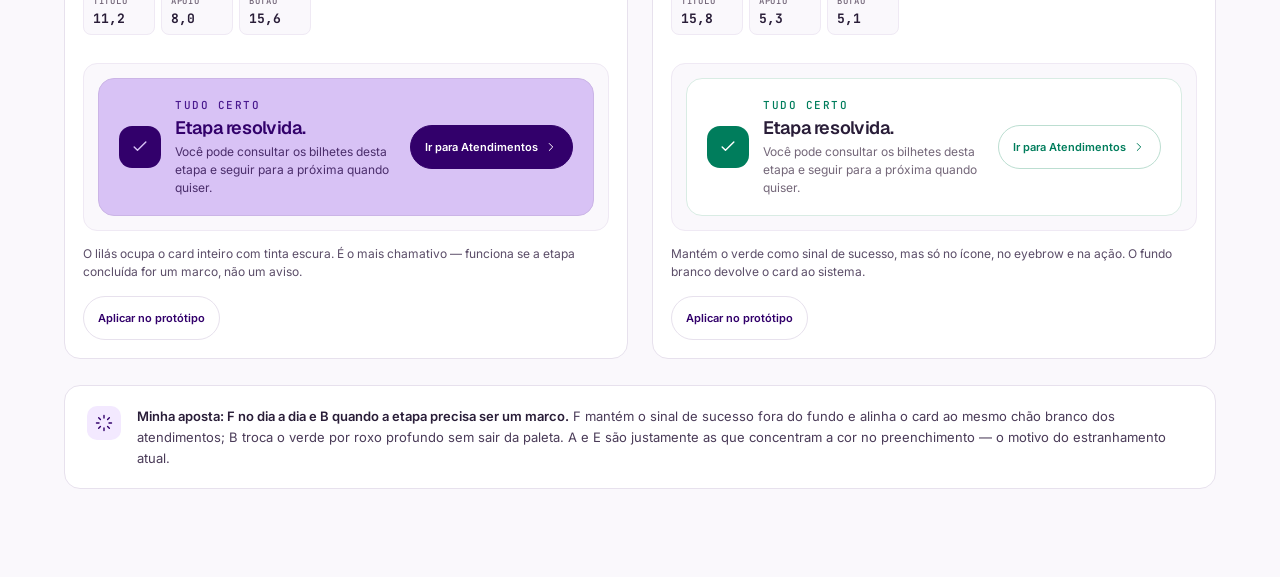
<file: variantes.html>
<!doctype html>
<html lang="pt-BR">
<head>
<meta charset="utf-8">
<meta name="viewport" content="width=device-width,initial-scale=1">
<link rel="icon" href="data:image/svg+xml,%3Csvg xmlns=%27http://www.w3.org/2000/svg%27/%3E">
<meta name="theme-color" content="#32006b">
<title>Variantes do card de conclusão · Filazero</title>
<link rel="stylesheet" href="styles.css">
<link rel="stylesheet" href="variantes.css">
</head>
<body>
<a class="skip" href="#variantes">Ir para as variantes</a>

<header class="top">
  <div class="top-inner">
    <div class="brand-area">
      <img class="logo" src="assets/filazero-logo.svg" alt="Filazero">
      <span>Teste de cor · card de conclusão</span>
    </div>
    <div class="v-top-right">
      <a class="v-cross" href="variantes-etapas.html">Card de etapa
        <svg class="od-icon" viewBox="0 0 24 24" aria-hidden="true"><path d="M4 12h16m-6-6 6 6-6 6"/></svg>
      </a>
      <a class="v-cross" href="variantes-navegacao.html">Navegação horizontal
        <svg class="od-icon" viewBox="0 0 24 24" aria-hidden="true"><path d="M4 12h16m-6-6 6 6-6 6"/></svg>
      </a>
      <a class="v-open" id="open-proto" href="index.html#etapa-1">Abrir protótipo
        <svg class="od-icon" viewBox="0 0 24 24" aria-hidden="true"><path d="M4 12h16m-6-6 6 6-6 6"/></svg>
      </a>
    </div>
  </div>
</header>

<main class="v-main" id="variantes">
  <div class="v-intro">
    <div>
      <p class="eyebrow">Carteira de Jornadas · etapa concluída</p>
      <h1>O card de conclusão em seis tratamentos.</h1>
      <p class="v-lede">Mesmo conteúdo, mesma diagramação, seis decisões de cor para o card que fecha a etapa. O card atual é o ponto de partida (A); os outros cinco mudam onde o verde e o roxo aparecem. Os números abaixo de cada amostra são o contraste medido do texto contra o fundo do próprio card. Escolha uma e aplique — o protótipo muda só essa cor. As peças que abrem cada etapa têm uma prancha própria, no atalho “Card de etapa”.</p>
    </div>
    <aside class="v-diagnosis" aria-labelledby="diagnosis-title">
      <h2 id="diagnosis-title">O que está estranho hoje</h2>
      <ol>
        <li><b>01</b><span><strong>Verde sobre roxo.</strong> O card concluído é o único bloco verde de uma tela roxa — o preenchimento verde briga com o lilás dos bilhetes.</span></li>
        <li><b>02</b><span><strong>Contraste no limite.</strong> O eyebrow verde sobre o verde pálido mede 4,66:1. Passa no AA, mas é o texto mais apertado do card.</span></li>
        <li><b>03</b><span><strong>O check já comunica.</strong> O ícone e o texto “Tudo certo” dizem o que aconteceu; a cor não precisa carregar o card inteiro.</span></li>
      </ol>
    </aside>
  </div>

  <div class="v-status">
    <p id="apply-status" role="status">Nenhuma variante aplicada — o protótipo segue com o card atual.</p>
    <button type="button" id="reset-variant" hidden>Voltar ao original</button>
  </div>

  <div class="v-legend">
    <p class="eyebrow">Amostras estáticas · AA para texto = 4,5:1</p>
    <p>Contraste medido contra o fundo de cada card</p>
  </div>

  <div class="v-grid">

    <!-- A · atual -->
    <article class="v-item" data-item="a">
      <header class="v-head">
        <span class="v-letter" aria-hidden="true">A</span>
        <div class="v-name"><h2>Verde pálido</h2><span class="v-tag">Atual</span><span class="v-applied">Em uso</span></div>
        <div class="v-swatches" aria-hidden="true">
          <span class="v-swatch" style="background:#edf6f2" title="Fundo"></span>
          <span class="v-swatch" style="background:#291d38" title="Título"></span>
          <span class="v-swatch" style="background:#007d5c" title="Acento"></span>
        </div>
        <dl class="v-stats">
          <div class="v-stat"><dt>Título</dt><dd>14,4</dd></div>
          <div class="v-stat"><dt>Apoio</dt><dd>6,4</dd></div>
          <div class="v-stat"><dt>Botão</dt><dd>5,1</dd></div>
        </dl>
      </header>
      <div class="v-stage" data-stage-card="a">
        <div class="finished-banner">
          <span class="finished-icon" aria-hidden="true"><svg class="od-icon" viewBox="0 0 24 24"><path d="m5 12 4 4L19 6"/></svg></span>
          <div class="finished-copy">
            <span class="eyebrow">Tudo certo</span>
            <h3>Etapa resolvida.</h3>
            <p>Você pode consultar os bilhetes desta etapa e seguir para a próxima quando quiser.</p>
          </div>
          <span class="finished-action">Ir para Atendimentos <svg class="od-icon" viewBox="0 0 24 24" aria-hidden="true"><path d="m9 6 6 6-6 6"/></svg></span>
        </div>
      </div>
      <p class="v-note">O desenho de hoje. O verde preenche o card inteiro e o eyebrow fica em 4,66:1 — o ponto mais frágil.</p>
      <div class="v-foot"><button type="button" class="v-apply" data-apply="a" aria-pressed="false" aria-label="Aplicar variante A, Verde pálido, no protótipo">Aplicar no protótipo</button></div>
    </article>

    <!-- B -->
    <article class="v-item" data-item="b">
      <header class="v-head">
        <span class="v-letter" aria-hidden="true">B</span>
        <div class="v-name"><h2>Roxo sólido</h2><span class="v-tag">Marco</span><span class="v-applied">Em uso</span></div>
        <div class="v-swatches" aria-hidden="true">
          <span class="v-swatch" style="background:#32006b" title="Fundo"></span>
          <span class="v-swatch" style="background:#ffffff" title="Título"></span>
          <span class="v-swatch" style="background:#d8c2f5" title="Acento"></span>
        </div>
        <dl class="v-stats">
          <div class="v-stat"><dt>Título</dt><dd>15,6</dd></div>
          <div class="v-stat"><dt>Apoio</dt><dd>10,7</dd></div>
          <div class="v-stat"><dt>Botão</dt><dd>15,6</dd></div>
        </dl>
      </header>
      <div class="v-stage" data-stage-card="b">
        <div class="finished-banner">
          <span class="finished-icon" aria-hidden="true"><svg class="od-icon" viewBox="0 0 24 24"><path d="m5 12 4 4L19 6"/></svg></span>
          <div class="finished-copy">
            <span class="eyebrow">Tudo certo</span>
            <h3>Etapa resolvida.</h3>
            <p>Você pode consultar os bilhetes desta etapa e seguir para a próxima quando quiser.</p>
          </div>
          <span class="finished-action">Ir para Atendimentos <svg class="od-icon" viewBox="0 0 24 24" aria-hidden="true"><path d="m9 6 6 6-6 6"/></svg></span>
        </div>
      </div>
      <p class="v-note">O card vira um bloco de marca: fundo roxo profundo, título branco e check lilás. Nada fora da paleta do sistema.</p>
      <div class="v-foot"><button type="button" class="v-apply" data-apply="b" aria-pressed="false" aria-label="Aplicar variante B, Roxo sólido, no protótipo">Aplicar no protótipo</button></div>
    </article>

    <!-- C -->
    <article class="v-item" data-item="c">
      <header class="v-head">
        <span class="v-letter" aria-hidden="true">C</span>
        <div class="v-name"><h2>Lilás claro</h2><span class="v-tag">Suave</span><span class="v-applied">Em uso</span></div>
        <div class="v-swatches" aria-hidden="true">
          <span class="v-swatch" style="background:#f3e9ff" title="Fundo"></span>
          <span class="v-swatch" style="background:#291d38" title="Título"></span>
          <span class="v-swatch" style="background:#8c27ff" title="Acento"></span>
        </div>
        <dl class="v-stats">
          <div class="v-stat"><dt>Título</dt><dd>13,5</dd></div>
          <div class="v-stat"><dt>Apoio</dt><dd>6,8</dd></div>
          <div class="v-stat"><dt>Botão</dt><dd>7,7</dd></div>
        </dl>
      </header>
      <div class="v-stage" data-stage-card="c">
        <div class="finished-banner">
          <span class="finished-icon" aria-hidden="true"><svg class="od-icon" viewBox="0 0 24 24"><path d="m5 12 4 4L19 6"/></svg></span>
          <div class="finished-copy">
            <span class="eyebrow">Tudo certo</span>
            <h3>Etapa resolvida.</h3>
            <p>Você pode consultar os bilhetes desta etapa e seguir para a próxima quando quiser.</p>
          </div>
          <span class="finished-action">Ir para Atendimentos <svg class="od-icon" viewBox="0 0 24 24" aria-hidden="true"><path d="m9 6 6 6-6 6"/></svg></span>
        </div>
      </div>
      <p class="v-note">A mesma família dos bilhetes em repouso. O roxo fica no ícone e no botão, e o texto de apoio sobe para 6,8:1.</p>
      <div class="v-foot"><button type="button" class="v-apply" data-apply="c" aria-pressed="false" aria-label="Aplicar variante C, Lilás claro, no protótipo">Aplicar no protótipo</button></div>
    </article>

    <!-- D -->
    <article class="v-item" data-item="d">
      <header class="v-head">
        <span class="v-letter" aria-hidden="true">D</span>
        <div class="v-name"><h2>Papel com acento</h2><span class="v-tag">Neutro</span><span class="v-applied">Em uso</span></div>
        <div class="v-swatches" aria-hidden="true">
          <span class="v-swatch" style="background:#ffffff" title="Fundo"></span>
          <span class="v-swatch" style="background:#291d38" title="Título"></span>
          <span class="v-swatch" style="background:#32006b" title="Acento"></span>
        </div>
        <dl class="v-stats">
          <div class="v-stat"><dt>Título</dt><dd>15,8</dd></div>
          <div class="v-stat"><dt>Apoio</dt><dd>5,3</dd></div>
          <div class="v-stat"><dt>Botão</dt><dd>15,6</dd></div>
        </dl>
      </header>
      <div class="v-stage" data-stage-card="d">
        <div class="finished-banner">
          <span class="finished-icon" aria-hidden="true"><svg class="od-icon" viewBox="0 0 24 24"><path d="m5 12 4 4L19 6"/></svg></span>
          <div class="finished-copy">
            <span class="eyebrow">Tudo certo</span>
            <h3>Etapa resolvida.</h3>
            <p>Você pode consultar os bilhetes desta etapa e seguir para a próxima quando quiser.</p>
          </div>
          <span class="finished-action">Ir para Atendimentos <svg class="od-icon" viewBox="0 0 24 24" aria-hidden="true"><path d="m9 6 6 6-6 6"/></svg></span>
        </div>
      </div>
      <p class="v-note">Card branco como os atendimentos; o peso vai todo para o botão roxo. É a opção que menos disputa atenção com a lista.</p>
      <div class="v-foot"><button type="button" class="v-apply" data-apply="d" aria-pressed="false" aria-label="Aplicar variante D, Papel com acento, no protótipo">Aplicar no protótipo</button></div>
    </article>

    <!-- E -->
    <article class="v-item" data-item="e">
      <header class="v-head">
        <span class="v-letter" aria-hidden="true">E</span>
        <div class="v-name"><h2>Lilás cheio</h2><span class="v-tag">Vibrante</span><span class="v-applied">Em uso</span></div>
        <div class="v-swatches" aria-hidden="true">
          <span class="v-swatch" style="background:#d8c2f5" title="Fundo"></span>
          <span class="v-swatch" style="background:#102e26" title="Título"></span>
          <span class="v-swatch" style="background:#32006b" title="Acento"></span>
        </div>
        <dl class="v-stats">
          <div class="v-stat"><dt>Título</dt><dd>11,2</dd></div>
          <div class="v-stat"><dt>Apoio</dt><dd>8,0</dd></div>
          <div class="v-stat"><dt>Botão</dt><dd>15,6</dd></div>
        </dl>
      </header>
      <div class="v-stage" data-stage-card="e">
        <div class="finished-banner">
          <span class="finished-icon" aria-hidden="true"><svg class="od-icon" viewBox="0 0 24 24"><path d="m5 12 4 4L19 6"/></svg></span>
          <div class="finished-copy">
            <span class="eyebrow">Tudo certo</span>
            <h3>Etapa resolvida.</h3>
            <p>Você pode consultar os bilhetes desta etapa e seguir para a próxima quando quiser.</p>
          </div>
          <span class="finished-action">Ir para Atendimentos <svg class="od-icon" viewBox="0 0 24 24" aria-hidden="true"><path d="m9 6 6 6-6 6"/></svg></span>
        </div>
      </div>
      <p class="v-note">O lilás ocupa o card inteiro com tinta escura. É o mais chamativo — funciona se a etapa concluída for um marco, não um aviso.</p>
      <div class="v-foot"><button type="button" class="v-apply" data-apply="e" aria-pressed="false" aria-label="Aplicar variante E, Lilás cheio, no protótipo">Aplicar no protótipo</button></div>
    </article>

    <!-- F -->
    <article class="v-item" data-item="f">
      <header class="v-head">
        <span class="v-letter" aria-hidden="true">F</span>
        <div class="v-name"><h2>Verde pontual</h2><span class="v-tag">Equilibrado</span><span class="v-applied">Em uso</span></div>
        <div class="v-swatches" aria-hidden="true">
          <span class="v-swatch" style="background:#ffffff" title="Fundo"></span>
          <span class="v-swatch" style="background:#291d38" title="Título"></span>
          <span class="v-swatch" style="background:#007d5c" title="Acento"></span>
        </div>
        <dl class="v-stats">
          <div class="v-stat"><dt>Título</dt><dd>15,8</dd></div>
          <div class="v-stat"><dt>Apoio</dt><dd>5,3</dd></div>
          <div class="v-stat"><dt>Botão</dt><dd>5,1</dd></div>
        </dl>
      </header>
      <div class="v-stage" data-stage-card="f">
        <div class="finished-banner">
          <span class="finished-icon" aria-hidden="true"><svg class="od-icon" viewBox="0 0 24 24"><path d="m5 12 4 4L19 6"/></svg></span>
          <div class="finished-copy">
            <span class="eyebrow">Tudo certo</span>
            <h3>Etapa resolvida.</h3>
            <p>Você pode consultar os bilhetes desta etapa e seguir para a próxima quando quiser.</p>
          </div>
          <span class="finished-action">Ir para Atendimentos <svg class="od-icon" viewBox="0 0 24 24" aria-hidden="true"><path d="m9 6 6 6-6 6"/></svg></span>
        </div>
      </div>
      <p class="v-note">Mantém o verde como sinal de sucesso, mas só no ícone, no eyebrow e na ação. O fundo branco devolve o card ao sistema.</p>
      <div class="v-foot"><button type="button" class="v-apply" data-apply="f" aria-pressed="false" aria-label="Aplicar variante F, Verde pontual, no protótipo">Aplicar no protótipo</button></div>
    </article>

  </div>

  <aside class="v-reco">
    <span class="v-reco-icon" aria-hidden="true">
      <svg class="od-icon" viewBox="0 0 24 24"><path d="M12 3v3m0 12v3M3 12h3m12 0h3M5.6 5.6l2.1 2.1m8.6 8.6 2.1 2.1m0-12.8-2.1 2.1M7.7 16.3l-2.1 2.1"/></svg>
    </span>
    <p><strong>Minha aposta: F no dia a dia e B quando a etapa precisa ser um marco.</strong> F mantém o sinal de sucesso fora do fundo e alinha o card ao mesmo chão branco dos atendimentos; B troca o verde por roxo profundo sem sair da paleta. A e E são justamente as que concentram a cor no preenchimento — o motivo do estranhamento atual.</p>
  </aside>
</main>

<div id="v-toast" class="toast" role="status" hidden></div>
<script src="variantes.js" defer></script>
</body>
</html>
</file>
<file: styles.css>
/* OD-LAYOUT-PRIMITIVES v1 — structure only: display, flex/grid, overflow, wrapping, ratio, geometry.
   Put this @layer first; product CSS outside the layer always wins. */
@layer od-layout {
  :where(.od-stack,.od-row,.od-row-top,.od-cluster,.od-grid,.od-field,.od-stat,.od-cell,.od-tile) > :where(*) { min-width: 0; }

  /* containers */
  .od-stack   { display: flex; flex-direction: column; gap: var(--od-gap, 8px); }
  .od-row     { display: flex; align-items: center; gap: var(--od-gap, 8px); }
  .od-row-top { display: flex; align-items: flex-start; gap: var(--od-gap, 8px); }
  .od-cluster { display: flex; flex-wrap: wrap; align-items: center; gap: var(--od-gap, 8px); }
  .od-fill    { flex: 1 1 0; min-width: 0; }
  .od-fixed   { flex: none; }
  .od-grid    { display: grid; gap: var(--od-gap, 12px); grid-template-columns: repeat(var(--od-cols, 3), minmax(0, 1fr)); }

  /* stacked information: each piece is its own line — never sibling inline spans */
  .od-stat, .od-field, .od-cell { display: grid; gap: var(--od-gap, 2px); }
  :where(.od-stat,.od-field,.od-cell) > :where(*) { display: block; }
  .od-tile { display: grid; grid-template-rows: auto 1fr; }
  :where(.od-tile) > :where(*) { display: block; }

  /* media keeps its intrinsic ratio by default; never a distorted or cropped
     cover by accident. height:auto lets the ratio win over an <img height="…">
     attribute. Cropping to a uniform box is an explicit opt-in: set --od-ratio
     AND add .od-media-cover together (per the core rule, only where a crop is
     deliberate — tile thumbs, decorative fills — never on full-frame content). */
  .od-media { display: block; width: 100%; height: auto; aspect-ratio: var(--od-ratio, auto); }
  .od-media-cover { object-fit: cover; }

  /* functional inline SVG icons opt into bounded geometry; content SVGs keep their own */
  .od-icon { display: inline-block; inline-size: var(--od-icon-size, 1em); block-size: var(--od-icon-size, 1em); flex: none; }

  /* data text only — authored copy is rewritten to its budget instead */
  .od-truncate { display: block; max-width: 100%; overflow: hidden; white-space: nowrap; text-overflow: ellipsis; }
  .od-clamp-2, .od-clamp-3 { display: -webkit-box; -webkit-box-orient: vertical; overflow: hidden; overflow-wrap: anywhere; }
  .od-clamp-2 { -webkit-line-clamp: 2; }
  .od-clamp-3 { -webkit-line-clamp: 3; }
  .od-lines-2 { min-height: calc(2 * 1.4em); }   /* block-level reservation for a shared baseline */
  .od-nowrap  { white-space: nowrap; }           /* 数字+单位 · 价格+起 · 日期+星期 */
  .od-keep    { word-break: keep-all; overflow-wrap: anywhere; } /* CJK labels break at spaces / <wbr> first */

  /* screen skeleton (optional): bars take their own space, the middle scrolls — no padding guessed for chrome */
  .od-screen { display: grid; grid-template-rows: auto minmax(0, 1fr) auto; height: 100%; }
  .od-scroll { overflow-y: auto; overscroll-behavior: contain; min-height: 0; }

  /* horizontal rail: the next item peeks at the edge; trailing room survives overflow */
  .od-rail { display: flex; gap: var(--od-gap, 8px); overflow-x: auto; scroll-snap-type: x proximity; scrollbar-width: none;
             padding-inline: var(--od-rail-pad, 16px); scroll-padding-inline: var(--od-rail-pad, 16px); }
  .od-rail::-webkit-scrollbar { display: none; }
  :where(.od-rail) > :where(*) { flex: none; scroll-snap-align: start; }
  :where(.od-rail) > :where(:last-child) { margin-inline-end: var(--od-rail-pad, 16px); }

  .od-spacer { flex: none; visibility: hidden; pointer-events: none; }
  .od-touch  { min-width: 44px; min-height: 44px; }
}
/* /OD-LAYOUT-PRIMITIVES v1 */


@font-face{font-family:Geist;font-weight:500;src:url("assets/fonts/geist-500.ttf") format("truetype")}@font-face{font-family:Geist;font-weight:600;src:url("assets/fonts/geist-600.ttf") format("truetype")}@font-face{font-family:Inter;font-weight:400;src:url("assets/fonts/inter-400.ttf") format("truetype")}@font-face{font-family:Inter;font-weight:500;src:url("assets/fonts/inter-500.ttf") format("truetype")}@font-face{font-family:Inter;font-weight:600;src:url("assets/fonts/inter-600.ttf") format("truetype")}@font-face{font-family:Mono;font-weight:500;src:url("assets/fonts/mono-500.ttf") format("truetype")}@font-face{font-family:Mono;font-weight:700;src:url("assets/fonts/mono-700.ttf") format("truetype")}
:root{--purple:#8c27ff;--dark:#32006b;--pale:#f3e9ff;--ink:#291d38;--muted:#6f6275;--muted-spec:#786C83;--line:#e7e1ed;--green:#007d5c;--lilac:#d8c2f5;--lilac-strong:#a973ee;--paper:#faf8fc;--success-bg:#edf6f2;--success-border:#cfe9df;--success-ink:#3f5f52;--top-h:91px;--track:#93809f}*{box-sizing:border-box}body{margin:0;background:var(--paper);font-family:Inter,Arial,sans-serif;color:var(--ink);font-size:14px;line-height:1.5}button,input,textarea{font:inherit}button{cursor:pointer}button:disabled{cursor:default;opacity:.45}button,a,input,textarea{outline-offset:4px}button:focus-visible,a:focus-visible{outline:3px solid var(--purple)}button{color:inherit}h1,h2,h3,p{margin:0}h1,h2,h3{font-family:Geist,Arial,sans-serif;font-weight:600;letter-spacing:-.025em}.od-icon{display:inline-block;width:var(--od-icon-size,20px);height:var(--od-icon-size,20px);stroke:currentColor;fill:none;stroke-width:1.7;stroke-linecap:round;stroke-linejoin:round;flex-shrink:0}.mono{font-family:Mono,monospace;font-weight:500}.eyebrow{font-family:Mono,monospace;font-size:11px;letter-spacing:.14em;text-transform:uppercase;font-weight:500}.muted{color:var(--muted)}.top{position:sticky;top:0;z-index:6;background:var(--purple);border-bottom:1px solid #7a1ce0}.top-inner{max-width:1216px;height:90px;padding:0 32px;margin:auto;display:flex;align-items:center;justify-content:space-between}.logo{height:32px;width:auto;display:block}.brand-area{display:flex;gap:38px;align-items:center}.brand-area>span{padding-left:30px;border-left:1px solid #ffffff40;font-size:13px;color:#f5ebff}.person .name{color:#fff}.person{display:flex;gap:12px;align-items:center}.avatar{width:38px;height:38px;border-radius:50%;background:#ffffff0f;color:#fff;display:grid;place-items:center;font-weight:600;border:1px solid #ffffff3d}.person small{display:block;color:#f5ebff;font-size:11px}.layout{max-width:1216px;padding:40px 32px 112px;margin:auto;display:grid;grid-template-columns:230px minmax(0,650px) 1fr;gap:44px}.aside{padding-top:7px}.clinic{display:flex;gap:12px;align-items:center;margin-bottom:36px}.clinic-icon{width:42px;height:42px;background:white;border:1px solid var(--line);border-radius:13px;display:grid;place-items:center;color:var(--purple)}.clinic strong{font-size:13px;font-weight:600}.clinic small{display:block;font-size:11px;color:var(--muted)}.aside-title{margin-bottom:14px;color:var(--muted)}.side-link{width:100%;border:0;background:none;text-align:left;display:flex;align-items:center;gap:12px;padding:13px 14px;border-radius:12px;font-size:13px;margin-bottom:5px}.side-link.active{color:var(--dark);background:var(--pale);font-weight:600}.side-link .od-icon{--od-icon-size:18px}.visit{margin-top:44px;border-top:1px solid var(--line);padding-top:23px}.visit p{font-size:12px;margin-top:10px}.visit .mono{font-size:12px;color:var(--dark)}.side-bottom{margin-top:55px;color:var(--muted);max-width:175px;font-size:12px}.side-bottom .od-icon{color:var(--purple);margin-bottom:10px}.intro{display:flex;align-items:flex-start;justify-content:space-between;margin-bottom:25px}.intro .eyebrow{color:var(--purple);margin-bottom:9px}h1{font-size:36px;line-height:1.12}.intro p{margin-top:10px;color:var(--muted);font-size:13px}.journey-code{white-space:nowrap;flex-shrink:0;border:1px solid var(--line);background:white;padding:7px 12px;border-radius:30px;color:var(--dark);font-size:11px;margin-top:6px}.progress{margin:0 0 29px}.progress-label{display:flex;justify-content:space-between;font-size:11px;color:var(--muted);margin-bottom:8px}.progress-label strong{color:var(--ink);font-weight:500}.progress-track{display:flex;gap:5px}.progress-track span{height:4px;border-radius:8px;flex:1;background:var(--track)}.progress-track span.done{background:var(--purple)}.stage-navigation{position:sticky;top:var(--top-h);z-index:5;background:var(--paper);padding-top:6px;padding-bottom:15px}.tabs{display:flex;border:1px solid var(--line);padding:5px;border-radius:17px;background:white;gap:5px}.tab{flex:1;border:0;background:none;min-height:62px;border-radius:12px;text-align:left;padding:9px 12px;display:flex;gap:10px;align-items:center}.tab .step-number{border:1px solid #dcd0e8;border-radius:50%;width:27px;height:27px;display:grid;place-items:center;font-family:Mono;font-size:11px;flex-shrink:0}.tab .tab-text{font-size:12px;font-weight:500}.tab small{display:block;font-size:10px;font-weight:400;color:var(--muted);margin-top:2px}.tab[aria-selected=true]{background:var(--dark);color:white}.tab[aria-selected=true] small{color:#d8c2f5}.tab[aria-selected=true] .step-number{background:var(--purple);border-color:var(--purple)}.tab.finished .step-number{color:var(--green);border-color:#bee0d3}.tab.finished[aria-selected=true] .step-number{color:white}.stage-meta{display:flex;justify-content:space-between;align-items:center;margin-top:11px;color:var(--muted);font-size:11px}.step-controls{display:flex;align-items:center;gap:6px}.icon-button{border:1px solid var(--line);background:white;border-radius:50%;width:32px;height:32px;display:grid;place-items:center}.icon-button .od-icon{--od-icon-size:15px}#notice-container.has-call{position:sticky;top:calc(var(--top-h) + var(--stage-nav-h,139px) + 6px);z-index:4;background:var(--paper);padding-top:1px}.call-present .ticket{scroll-margin-top:calc(var(--top-h) + var(--stage-nav-h,139px) + var(--notice-h,0px) + 16px)}.notice{background:var(--dark);color:white;padding:15px 18px;border-radius:16px;margin:2px 0 22px;display:flex;align-items:center;gap:13px}.notice-icon{width:38px;height:38px;display:grid;place-items:center;background:#ffffff16;border:1px solid #ffffff24;border-radius:50%;color:var(--lilac);flex-shrink:0}.notice p{font-size:12px;color:#d8c2f5;margin-top:2px}.notice strong{font-weight:500;font-size:13px}.notice button{background:var(--lilac);color:var(--dark);border:0;min-height:36px;padding:7px 13px;border-radius:30px;font-size:11px;font-weight:600;margin-left:auto;white-space:nowrap}.section-title{display:flex;justify-content:space-between;align-items:center;margin-bottom:17px;margin-top:5px}.section-title h2{font-size:21px}.section-title p{font-size:12px;color:var(--muted)}.card-list{display:flex;flex-direction:column;gap:13px}.ticket{background:white;border:1px solid var(--line);border-radius:21px;overflow:hidden;scroll-margin-top:calc(var(--top-h) + var(--stage-nav-h,139px) + 8px);box-shadow:0 3px 8px #32006b03;transition:border-color .2s,box-shadow .2s}.ticket.expanded{border-color:var(--purple);box-shadow:0 6px 22px #51039d0b}.ticket-top{width:100%;border:0;background:none;padding:19px 22px;display:flex;align-items:center;gap:14px;text-align:left}.ticket-info{flex:1;min-width:0}.ticket-info h3{font-size:17px;margin-top:4px}.ticket-info .eyebrow{font-size:11px;color:var(--muted);letter-spacing:.1em}.ticket-head-right{text-align:right}.status{display:inline-flex;align-items:center;gap:5px;font-size:11px;padding:3px 8px;background:var(--pale);color:#6411b2;border-radius:20px;white-space:nowrap}.status.completed{background:var(--success-bg);color:var(--green)}.status.canceled,.status.future{color:#5f5268;background:#f1edf4}.status.skipped{color:#5f5268;background:#f1edf4}.status.confirmed{color:#4a1a8f;background:var(--pale)}.status.called{background:var(--lilac);color:var(--dark)}.status:before{content:'';display:inline-block;width:5px;height:5px;border-radius:50%;background:currentColor}.chevron{color:#9f8cad;--od-icon-size:15px;transition:transform .2s}.expanded .chevron{transform:rotate(180deg)}.card-summary{padding:0 22px 17px;display:flex;justify-content:space-between;gap:10px;align-items:center;font-size:12px;color:var(--muted)}.card-summary .small-action{font-weight:500;color:var(--purple)}.ticket.expanded .ticket-top{background:var(--pale);padding-bottom:17px}.ticket.expanded .card-summary{background:var(--pale)}.ticket-detail{padding:21px 22px 22px;border-top:1px solid var(--line)}.queue-status{display:flex;justify-content:space-between;align-items:flex-start;margin-bottom:20px}.queue-status h3{font-size:24px;line-height:1.2}.queue-status p{font-size:12px;color:var(--muted);margin-top:7px}.live{font-size:11px;color:var(--green);display:flex;align-items:center;gap:5px;white-space:nowrap;margin-top:6px}.live:before{content:'';width:5px;height:5px;border-radius:50%;background:var(--green)}.numbers{display:grid;grid-template-columns:1fr 1fr;border:1px solid var(--line);border-radius:14px;margin-bottom:18px}.number{padding:17px}.number+.number{border-left:1px solid var(--line)}.number .eyebrow{font-size:11px;color:var(--muted);letter-spacing:.09em}.number-value{font-family:Mono;font-size:30px;font-weight:700;line-height:1.3;color:var(--dark);margin:5px 0}.number-value small{font-family:Inter;font-weight:400;font-size:13px}.number p{font-size:12px;color:var(--muted)}.location{display:flex;align-items:center;gap:9px;font-size:12px;margin-bottom:17px}.location .od-icon{color:var(--purple);--od-icon-size:17px}.location small{display:block;color:var(--muted);font-size:12px}.primary,.secondary,.text-button{display:inline-flex;align-items:center;justify-content:center;gap:8px;border-radius:30px;min-height:44px;padding:10px 18px;font-size:12px;font-weight:500}.primary{background:var(--purple);border:1px solid var(--purple);color:white}.secondary{background:white;border:1px solid var(--line);color:var(--dark)}.text-button{background:none;border:0;color:var(--purple);padding:8px}.primary .od-icon,.secondary .od-icon{--od-icon-size:16px}.actions{display:flex;gap:8px;flex-wrap:wrap}.actions .primary{flex:1}.additional{margin-top:18px;border-top:1px solid var(--line);padding-top:12px}.additional summary{font-size:12px;cursor:pointer;min-height:30px;color:var(--muted)}.additional p{font-size:12px;color:var(--muted);padding:8px 0}.additional .mono{font-size:12px}.help-note{margin-top:23px;display:flex;gap:8px;color:var(--muted);font-size:12px;align-items:flex-start}.help-note .od-icon{--od-icon-size:17px}.end-mark{display:flex;align-items:center;gap:12px;justify-content:center;color:var(--muted);margin:27px 0 0;font-size:12px}.end-mark:before,.end-mark:after{content:'';width:32px;height:1px;background:var(--line)}.right{padding-top:12px}.day-mark{color:var(--muted);font-size:11px;white-space:nowrap;text-align:right}.feedback{background:#faf7fe;border-radius:13px;padding:16px;margin-top:15px}.feedback h3{font-size:17px}.feedback>p{font-size:12px;color:var(--muted);margin:5px 0 10px}.stars{display:flex;gap:6px;margin:8px 0}.stars button{font-size:29px;line-height:1;border:0;background:none;color:#c6b5d8;min-width:38px;min-height:44px;padding:2px}.stars button.on{color:var(--purple)}textarea{width:100%;border:1px solid #ded2e8;border-radius:10px;padding:10px;background:white;min-height:75px;resize:vertical;font-size:12px;margin:5px 0 10px}.feedback-success{color:var(--green);background:var(--success-bg);padding:12px 14px;border-radius:12px;margin-top:12px;font-size:12px}.prototype-toolbar{position:fixed;bottom:14px;left:50%;transform:translateX(-50%);z-index:20;display:flex;align-items:center;gap:7px;padding:7px 9px 7px 16px;background:#fff;border:1px solid var(--line);border-radius:40px;box-shadow:0 8px 28px #32006b12;max-width:calc(100% - 24px)}.prototype-toolbar>span{font-size:11px;letter-spacing:.08em;color:var(--muted);margin-right:5px;white-space:nowrap}.prototype-toolbar button{border:0;background:var(--pale);color:var(--dark);min-height:44px;white-space:nowrap;border-radius:25px;padding:8px 14px;font-size:11px;display:flex;align-items:center;gap:6px}.prototype-toolbar .od-icon{--od-icon-size:14px}.prototype-toolbar .reset{background:transparent;padding:5px 7px}.toast{position:fixed;bottom:82px;left:50%;transform:translateX(-50%);border-radius:12px;background:var(--dark);color:white;padding:12px 20px;z-index:40;box-shadow:0 8px 30px #32006b22;font-size:12px;width:max-content;max-width:90%;text-align:center}dialog{border:0;border-radius:24px;padding:28px;width:420px;max-width:calc(100% - 32px);box-shadow:0 20px 80px #32006b30;color:var(--ink)}dialog::backdrop{background:#210c3f66;backdrop-filter:blur(4px)}dialog h2{font-size:25px;margin:5px 0 10px}dialog p{font-size:13px;color:var(--muted);margin-bottom:22px}dialog .close{float:right;background:none;border:0;width:32px;height:32px;font-size:23px}.qr-illustration{margin:10px auto 18px;width:104px;height:104px;display:grid;place-items:center;background:var(--pale);border-radius:22px;color:var(--purple)}.qr-illustration .od-icon{--od-icon-size:58px}dialog .qr-option{width:100%;text-align:left;justify-content:space-between;margin-top:9px;border-radius:12px}.empty-detail{background:#faf7fe;padding:16px;border-radius:12px;color:var(--muted);font-size:12px}.cancel-link{color:#8a5a6c;font-size:12px;background:none;border:0;padding:8px 0;min-height:36px}.finished-banner{background:var(--success-bg);color:var(--green);border-radius:12px;padding:14px;margin-bottom:18px;font-size:12px}.card-header-note{font-size:12px;color:var(--muted);margin:0 0 18px}.icon-button{min-width:44px;width:44px;height:44px}.tab .step-number .od-icon{--od-icon-size:15px}.skip{position:fixed;left:12px;top:-60px;background:white;z-index:50;padding:10px}.skip:focus{top:12px}#wallet{scroll-margin-top:calc(var(--top-h) + 8px)}
@media(min-width:1500px){.layout{padding-top:52px}}
@media(max-width:1100px){:root{--top-h:81px}.layout{grid-template-columns:205px minmax(0,650px);gap:30px}.right{display:none}.top-inner{height:80px}}
@media(max-width:760px){:root{--top-h:73px}.top-inner{height:72px;padding:0 22px}.brand-area>span,.person .name{display:none}.logo{height:28px}.avatar{width:32px;height:32px;font-size:12px}.layout{display:block;padding:25px 18px 110px;max-width:590px}.aside,.right{display:none}h1{font-size:32px}.intro{margin-bottom:21px}.intro p{font-size:12px}.journey-code{font-size:11px;padding:6px 10px}.progress{margin-bottom:19px}.tab{padding:8px;gap:7px;min-height:60px}.tab .step-number{width:23px;height:23px;font-size:10px}.tab .tab-text{font-size:11px}.tab small{font-size:9px}.tabs{border-radius:15px;padding:4px;gap:3px}.notice{padding:13px 12px;gap:9px;border-radius:14px}.notice-icon{width:32px;height:32px}.notice p{font-size:12px}.notice strong{font-size:12px}.notice button{padding:6px 10px;font-size:11px}.ticket-top{padding:17px 16px;gap:10px}.ticket-info h3{font-size:16px}.ticket-info .eyebrow{font-size:11px}.status{font-size:11px}.card-summary{padding:0 16px 15px;font-size:12px}.ticket-detail{padding:19px 16px}.section-title h2{font-size:20px}.section-title p{font-size:11px}.chevron{width:12px}.queue-status h3{font-size:22px}.number{padding:14px}.number-value{font-size:28px}.prototype-toolbar{bottom:10px;padding:6px 7px;gap:4px}.prototype-toolbar>span{display:none}.prototype-toolbar button{padding:8px 10px;min-height:44px;font-size:11px}.live{font-size:11px}.intro .eyebrow{font-size:11px}.stage-navigation{padding-top:7px}.icon-button{height:36px;width:36px}.end-mark{margin-bottom:10px}}
@media(max-width:370px){.tab .step-number{display:none}.tab{min-width:0;padding:8px 9px}.tab small{font-size:8px}.prototype-toolbar button{padding:6px 8px;font-size:11px}.prototype-toolbar button:not(.reset) .od-icon{display:none}.queue-status{gap:8px}.queue-status h3{font-size:20px}.live{white-space:normal}.intro{gap:10px}}
@media(prefers-reduced-motion:reduce){*,*:before,*:after{scroll-behavior:auto!important;transition:none!important}}


/* —— Réplica: foco, contraste e áreas de toque —— */
button, a, input, textarea, select { outline-offset: 4px; }
button:focus-visible,
a:focus-visible,
input:focus-visible,
textarea:focus-visible,
select:focus-visible { outline: 3px solid var(--purple); outline-offset: 4px; }

.primary, .secondary { min-height: 44px; }
.icon-button { min-width: 44px; min-height: 44px; }

.text-button { position: relative; }
.text-button::after { content: ""; position: absolute; inset: -9px 0; border-radius: 12px; }

.stars button { position: relative; min-width: 44px; }
.stars button::after { content: ""; position: absolute; inset: -3px; }

dialog .close { position: relative; }
dialog .close::after { content: ""; position: absolute; inset: -6px; }

.notice button { position: relative; }
.notice button::after { content: ""; position: absolute; inset: -4px -3px; }

.prototype-toolbar button { position: relative; }
.prototype-toolbar .reset { min-width: 38px; }
.prototype-toolbar button::after { content: ""; position: absolute; inset: -6px -3px; }

.cancel-link { color: #8a5a6c; min-height: 44px; }
.additional summary { min-height: 44px; }
.end-mark { color: #786c83; }

.number-value small.ordinal { vertical-align: super; font-size: 13px; line-height: 0; }

/* O bilhete não tem numeração: o bloco de números do atendimento em curso
   tem uma coluna só (Destino), sem célula vazia à esquerda. */
.numbers.single { grid-template-columns: minmax(0, 1fr); }

/* Mais etapas: trilho horizontal com abas de largura confortável e aba ativa sempre visível. */
.tabs.many { overflow-x: auto; overflow-y: hidden; overscroll-behavior-x: contain; scrollbar-width: none; scroll-snap-type: x proximity; }
.tabs.many::-webkit-scrollbar { display: none; }
/* Trilho arrastável: o snap é suspenso durante o gesto para não puxar de
   volta a cada quadro; volta ao soltar, quando o settle escolhe a etapa. */
html.rail-dragging .tabs.many { scroll-snap-type: none; }
@media (hover: hover) {
  .tabs.many { cursor: grab; }
  html.rail-dragging .tabs.many { cursor: grabbing; }
}
.tabs.many .tab { flex: 1 1 0; min-width: 0; padding: 9px 8px; gap: 8px; scroll-snap-align: center; }
@media (max-width: 960px) { .tabs.many .tab { flex: 1 0 124px; padding: 8px 10px; gap: 7px; } }
@media (max-width: 370px) { .tabs.many .tab { flex-basis: 104px; padding: 8px 9px; } }

/* O modal de QR agora lista mais bilhetes; garante rolagem em telas baixas. */
dialog { max-height: calc(100vh - 32px); max-height: calc(100dvh - 32px); overflow-y: auto; overscroll-behavior: contain; }

/* Etapa concluída: card de sucesso com próximo passo.
   As cores vêm de tokens --fc-* definidos em [data-stage-card]; sem o atributo,
   o card usa o tratamento A (atual). Trocar a variante é trocar o atributo. */
.finished-banner { display: flex; align-items: center; gap: 14px; flex-wrap: wrap; padding: 18px 20px; border: 1px solid var(--fc-line, var(--success-border)); border-radius: 16px; background: var(--fc-bg, var(--success-bg)); color: var(--fc-title, var(--ink)); font-size: 12px; }
.finished-icon { display: grid; place-items: center; flex: none; width: 42px; height: 42px; border-radius: 13px; background: var(--fc-icon-bg, var(--green)); color: var(--fc-icon-ink, #fff); }
.finished-copy { flex: 1 1 220px; min-width: 0; display: grid; gap: 4px; }
.finished-copy .eyebrow { color: var(--fc-eyebrow, var(--green)); font-size: 11px; }
.finished-copy h3 { font-size: 18px; line-height: 1.2; letter-spacing: -.02em; color: var(--fc-title, var(--ink)); }
.finished-copy p { font-size: 12px; line-height: 1.5; color: var(--fc-body, var(--success-ink)); }
.finished-action { display: inline-flex; align-items: center; justify-content: center; gap: 6px; flex: none; min-height: 44px; padding: 8px 14px; border: 1px solid var(--fc-cta-line, var(--success-border)); border-radius: 30px; background: var(--fc-cta-bg, #fff); color: var(--fc-cta-ink, var(--green)); font-size: 11px; font-weight: 600; text-decoration: none; }
.finished-action:hover { background: var(--fc-cta-hover, var(--fc-bg, var(--success-bg))); }
.finished-action:focus-visible { outline-color: var(--fc-focus, var(--purple)); }
.finished-action .od-icon { width: 14px; height: 14px; }
@media (max-width: 760px) {
  .finished-banner { align-items: flex-start; gap: 12px; padding: 16px; }
  .finished-icon { width: 38px; height: 38px; border-radius: 12px; }
  .finished-copy { flex: 1 1 200px; }
  .finished-action { width: 100%; margin-top: 2px; }
}

/* —— Tratamentos de cor do card de etapa (teste A–F) ——
   Cada bloco define apenas tokens; nenhum seletor de componente é duplicado.
   Aplique no protótipo com <html data-stage-card="b">. */
[data-stage-card="a"] { --fc-bg: #edf6f2; --fc-line: #cfe9df; --fc-icon-bg: #007d5c; --fc-icon-ink: #fff; --fc-eyebrow: #007d5c; --fc-title: #291d38; --fc-body: #3f5f52; --fc-cta-bg: #fff; --fc-cta-line: #cfe9df; --fc-cta-ink: #007d5c; --fc-cta-hover: #e3f1ea; --fc-focus: #007d5c; }
[data-stage-card="b"] { --fc-bg: #32006b; --fc-line: #32006b; --fc-icon-bg: var(--lilac); --fc-icon-ink: #32006b; --fc-eyebrow: var(--lilac); --fc-title: #fff; --fc-body: #dcd2ea; --fc-cta-bg: #fff; --fc-cta-line: #fff; --fc-cta-ink: #32006b; --fc-cta-hover: #efe3ff; --fc-focus: var(--lilac); }
[data-stage-card="c"] { --fc-bg: #f3e9ff; --fc-line: #ddc9fb; --fc-icon-bg: #8c27ff; --fc-icon-ink: #fff; --fc-eyebrow: #6b1fd0; --fc-title: #291d38; --fc-body: #5a4a6b; --fc-cta-bg: #fff; --fc-cta-line: #ddc9fb; --fc-cta-ink: #6b1fd0; --fc-cta-hover: #ede0ff; --fc-focus: #32006b; }
[data-stage-card="d"] { --fc-bg: #fff; --fc-line: #e7e1ed; --fc-icon-bg: #f3e9ff; --fc-icon-ink: #32006b; --fc-eyebrow: #6b1fd0; --fc-title: #291d38; --fc-body: #746779; --fc-cta-bg: #32006b; --fc-cta-line: #32006b; --fc-cta-ink: #fff; --fc-cta-hover: #4a1a8f; --fc-focus: #8c27ff; }
[data-stage-card="e"] { --fc-bg: #d8c2f5; --fc-line: #cbb5e6; --fc-icon-bg: #32006b; --fc-icon-ink: #d8c2f5; --fc-eyebrow: #4a1a8f; --fc-title: #32006b; --fc-body: #4a2d6b; --fc-cta-bg: #32006b; --fc-cta-line: #32006b; --fc-cta-ink: #fff; --fc-cta-hover: #4a1a8f; --fc-focus: #32006b; }
[data-stage-card="f"] { --fc-bg: #fff; --fc-line: #d9ece4; --fc-icon-bg: #007d5c; --fc-icon-ink: #fff; --fc-eyebrow: #007d5c; --fc-title: #291d38; --fc-body: #746779; --fc-cta-bg: #fff; --fc-cta-line: #bcded1; --fc-cta-ink: #007d5c; --fc-cta-hover: #edf6f2; --fc-focus: #007d5c; }

/* —— Card de etapa (abas): tokens --sc-* ——
   Sem data-stage-tab no <html>, o componente mantém o tratamento atual (A).
   As regras trocam apenas cor, realce e peso; estrutura, foco e teclado seguem iguais. */
.tabs { background: var(--sc-rail-bg, #fff); border-color: var(--sc-rail-line, var(--line)); }
.tab { position: relative; background: var(--sc-tab-bg, transparent); border: 1px solid var(--sc-tab-line, transparent); color: var(--sc-tab-ink, var(--ink)); box-shadow: var(--sc-tab-shadow, none); }
.tab .step-number { background: var(--sc-num-bg, transparent); border-color: var(--sc-num-line, #dcd0e8); color: var(--sc-num-ink, var(--ink)); }
.tab .tab-text { font-weight: var(--sc-tab-weight, 500); }
.tab .tab-text small { color: var(--sc-tab-small, var(--muted)); }
.tab:not([aria-selected="true"]):hover { background: var(--sc-tab-hover, transparent); }
.tab[aria-selected="true"] { background: var(--sc-sel-bg, var(--dark)); border-color: var(--sc-sel-line, var(--sc-sel-bg, var(--dark))); color: var(--sc-sel-ink, #fff); box-shadow: var(--sc-sel-shadow, var(--sc-tab-shadow, none)); }
.tab[aria-selected="true"] .tab-text { font-weight: var(--sc-sel-weight, var(--sc-tab-weight, 500)); }
.tab[aria-selected="true"] small { color: var(--sc-sel-small, #d8c2f5); }
.tab[aria-selected="true"] .step-number { background: var(--sc-sel-num-bg, var(--purple)); border-color: var(--sc-sel-num-line, var(--sc-sel-num-bg, var(--purple))); color: var(--sc-sel-num-ink, #fff); }
.tab.finished .step-number { background: var(--sc-done-num-bg, transparent); border-color: var(--sc-done-num-line, #bee0d3); color: var(--sc-done-num-ink, var(--green)); }
.tab.finished[aria-selected="true"] .step-number { background: var(--sc-done-sel-num-bg, var(--sc-sel-num-bg, var(--purple))); border-color: var(--sc-done-sel-num-line, var(--sc-done-sel-num-bg, var(--sc-sel-num-bg, var(--purple)))); color: var(--sc-done-sel-num-ink, #fff); }

/* F: barra de progresso na base do card — invisível nas demais variantes. */
.tab::after { content: ""; position: absolute; left: 12px; right: 12px; bottom: 0; height: 2px; border-radius: 2px; background: var(--sc-bar, transparent); pointer-events: none; }
.tab[aria-selected="true"]::after { background: var(--sc-sel-bar, var(--sc-bar, transparent)); }
.tab.finished::after { background: var(--sc-done-bar, var(--sc-bar, transparent)); }
.tab.finished[aria-selected="true"]::after { background: var(--sc-done-sel-bar, var(--sc-sel-bar, var(--sc-bar, transparent))); }

/* Padrão aprovado: C · Lilás preenchido.
   Os tokens no :root valem para toda a aplicação; os blocos [data-stage-tab]
   abaixo só entram em cena quando a URL pede uma variante (?etapa=a–f). */
:root { --sc-rail-bg: #f3e9ff; --sc-rail-line: #e3d3fa; --sc-tab-bg: #fff; --sc-tab-line: #f0e4ff; --sc-tab-ink: var(--ink); --sc-tab-small: #6b5b7a; --sc-tab-hover: #fdfaff; --sc-num-bg: #f7efff; --sc-num-line: #e6d6fa; --sc-num-ink: var(--dark); --sc-sel-bg: var(--dark); --sc-sel-line: var(--dark); --sc-sel-ink: #fff; --sc-sel-small: #d8c2f5; --sc-sel-num-bg: var(--purple); --sc-sel-num-line: var(--purple); --sc-sel-num-ink: #fff; --sc-done-num-bg: #edf6f2; --sc-done-num-line: #d7ece3; --sc-done-num-ink: var(--green); --sc-done-sel-num-bg: var(--lilac); --sc-done-sel-num-line: var(--lilac); --sc-done-sel-num-ink: var(--dark); }

/* A · atual (referência, sem hover) */
[data-stage-tab="a"] { --sc-rail-bg: #fff; --sc-rail-line: var(--line); --sc-tab-bg: transparent; --sc-tab-line: transparent; --sc-tab-ink: var(--ink); --sc-tab-small: var(--muted); --sc-tab-hover: transparent; --sc-num-bg: transparent; --sc-num-line: #dcd0e8; --sc-num-ink: var(--ink); --sc-sel-bg: var(--dark); --sc-sel-line: var(--dark); --sc-sel-ink: #fff; --sc-sel-small: #d8c2f5; --sc-sel-num-bg: var(--purple); --sc-sel-num-line: var(--purple); --sc-sel-num-ink: #fff; --sc-done-num-bg: transparent; --sc-done-num-line: #bee0d3; --sc-done-num-ink: var(--green); --sc-done-sel-num-bg: var(--purple); --sc-done-sel-num-line: var(--purple); --sc-done-sel-num-ink: #fff; }

/* B · papel com contorno: o atual vira contorno roxo, sem bloco escuro */
[data-stage-tab="b"] { --sc-rail-bg: #fff; --sc-rail-line: var(--line); --sc-tab-bg: #fff; --sc-tab-line: transparent; --sc-tab-ink: var(--ink); --sc-tab-small: var(--muted); --sc-tab-hover: #faf6ff; --sc-num-bg: #f6efff; --sc-num-line: #f6efff; --sc-num-ink: var(--dark); --sc-sel-bg: #fff; --sc-sel-line: var(--purple); --sc-sel-ink: var(--dark); --sc-sel-small: #5f4f6f; --sc-sel-num-bg: var(--dark); --sc-sel-num-line: var(--dark); --sc-sel-num-ink: #fff; --sc-done-num-bg: #edf6f2; --sc-done-num-line: #edf6f2; --sc-done-num-ink: var(--green); --sc-done-sel-num-bg: var(--dark); --sc-done-sel-num-line: var(--dark); --sc-done-sel-num-ink: #fff; --sc-sel-shadow: 0 0 0 1px var(--purple), 0 6px 16px #32006b14; }

/* C · lilás preenchido: trilho lilás, cards brancos, atual roxo profundo */
[data-stage-tab="c"] { --sc-rail-bg: #f3e9ff; --sc-rail-line: #e3d3fa; --sc-tab-bg: #fff; --sc-tab-line: #f0e4ff; --sc-tab-ink: var(--ink); --sc-tab-small: #6b5b7a; --sc-tab-hover: #fdfaff; --sc-num-bg: #f7efff; --sc-num-line: #e6d6fa; --sc-num-ink: var(--dark); --sc-sel-bg: var(--dark); --sc-sel-line: var(--dark); --sc-sel-ink: #fff; --sc-sel-small: #d8c2f5; --sc-sel-num-bg: var(--purple); --sc-sel-num-line: var(--purple); --sc-sel-num-ink: #fff; --sc-done-num-bg: #edf6f2; --sc-done-num-line: #d7ece3; --sc-done-num-ink: var(--green); --sc-done-sel-num-bg: var(--lilac); --sc-done-sel-num-line: var(--lilac); --sc-done-sel-num-ink: var(--dark); }

/* D · número sólido: marcador sempre preenchido, atual escuro */
[data-stage-tab="d"] { --sc-rail-bg: #fff; --sc-rail-line: var(--line); --sc-tab-bg: transparent; --sc-tab-line: transparent; --sc-tab-ink: var(--ink); --sc-tab-small: var(--muted); --sc-tab-hover: #f7f1fd; --sc-num-bg: #f3e9ff; --sc-num-line: #f3e9ff; --sc-num-ink: #6b1fd0; --sc-sel-bg: var(--dark); --sc-sel-line: var(--dark); --sc-sel-ink: #fff; --sc-sel-small: #d8c2f5; --sc-sel-num-bg: var(--lilac); --sc-sel-num-line: var(--lilac); --sc-sel-num-ink: var(--dark); --sc-done-num-bg: #e3f2ea; --sc-done-num-line: #e3f2ea; --sc-done-num-ink: var(--green); --sc-done-sel-num-bg: var(--lilac); --sc-done-sel-num-line: var(--lilac); --sc-done-sel-num-ink: var(--dark); }

/* E · segmentado: trilho lilás contínuo, atual branco e elevado */
[data-stage-tab="e"] { --sc-rail-bg: #efe3ff; --sc-rail-line: #efe3ff; --sc-tab-bg: transparent; --sc-tab-line: transparent; --sc-tab-ink: var(--ink); --sc-tab-small: #5f4f6f; --sc-tab-hover: #e7d8fa; --sc-num-bg: transparent; --sc-num-line: #d9c6f2; --sc-num-ink: var(--dark); --sc-sel-bg: #fff; --sc-sel-line: #fff; --sc-sel-ink: var(--dark); --sc-sel-small: #5f4f6f; --sc-sel-num-bg: #f3e9ff; --sc-sel-num-line: #f3e9ff; --sc-sel-num-ink: var(--dark); --sc-done-num-bg: var(--dark); --sc-done-num-line: var(--dark); --sc-done-num-ink: var(--lilac); --sc-done-sel-num-bg: #f3e9ff; --sc-done-sel-num-line: #f3e9ff; --sc-done-sel-num-ink: var(--green); --sc-sel-shadow: 0 2px 8px #32006b1f; }

/* F · minimal com progresso: sem preenchimento, barra de 2px na base */
[data-stage-tab="f"] { --sc-rail-bg: #fff; --sc-rail-line: var(--line); --sc-tab-bg: transparent; --sc-tab-line: transparent; --sc-tab-ink: var(--ink); --sc-tab-small: var(--muted); --sc-tab-hover: #f7f2fa; --sc-num-bg: transparent; --sc-num-line: transparent; --sc-num-ink: var(--muted); --sc-sel-bg: transparent; --sc-sel-line: transparent; --sc-sel-ink: var(--dark); --sc-sel-small: #5f4f6f; --sc-sel-weight: 600; --sc-sel-num-bg: transparent; --sc-sel-num-line: transparent; --sc-sel-num-ink: #6b1fd0; --sc-done-num-bg: transparent; --sc-done-num-line: transparent; --sc-done-num-ink: var(--green); --sc-done-sel-num-bg: transparent; --sc-done-sel-num-line: transparent; --sc-done-sel-num-ink: var(--green); --sc-bar: #ded4e8; --sc-sel-bar: var(--purple); --sc-done-bar: var(--green); --sc-done-sel-bar: var(--green); }

/* Atalho de descoberta da prancha de teste na barra do protótipo. */
.prototype-toolbar .toolbar-link { display: flex; align-items: center; gap: 6px; min-height: 33px; padding: 6px 11px; border: 1px solid var(--line); border-radius: 25px; background: #fff; color: var(--dark); font-size: 10px; font-weight: 600; text-decoration: none; white-space: nowrap; }
.prototype-toolbar .toolbar-link:hover { background: var(--pale); border-color: #e0cdf8; }
@media (max-width: 760px) { .prototype-toolbar .toolbar-link { display: none; } }

/* —— Navegação horizontal: estruturas B–F (?nav=a–f) ——
   Sem [data-stage-nav] no <html>, a faixa continua em A · trilho de cards.
   Estes blocos mudam estrutura, densidade e leitura de estado; a cor
   aprovada (C · lilás preenchido) continua vindo dos tokens --sc-*.
   Nada aqui altera a liberação em cadeia, o teclado ou os alvos de 44px. */

/* Linha de apoio: dica de gesto + contador de etapa (E e F). */
.stage-meta { gap: 12px; }
.nav-counter { display: none; font-size: 11px; font-weight: 600; color: var(--muted); }
[data-stage-nav="e"] .nav-hint,
[data-stage-nav="f"] .nav-hint { display: none; }
[data-stage-nav="e"] .nav-counter,
[data-stage-nav="f"] .nav-counter { display: block; }
[data-stage-nav="f"] .nav-counter { font-size: 12px; color: var(--ink); }

/* B · Linha do tempo — números sobre uma linha contínua, nome embaixo. */
[data-stage-nav="b"] .tabs { background: transparent; border: 0; border-radius: 0; padding: 0; gap: 8px; }
[data-stage-nav="b"] .tabs .tab { flex: 1 1 0; min-width: 0; min-height: 64px; padding: 0; gap: 8px; flex-direction: column; justify-content: flex-start; align-items: center; text-align: center; border: 0; border-radius: 10px; background: transparent; box-shadow: none; }
[data-stage-nav="b"] .tabs .tab::before { content: ""; position: absolute; top: 13px; left: calc(50% + 16px); width: calc(100% - 22px); height: 2px; border-radius: 2px; background: #dccdf0; }
[data-stage-nav="b"] .tabs .tab:last-child::before { display: none; }
[data-stage-nav="b"] .tabs .tab.finished::before { background: var(--purple); }
[data-stage-nav="b"] .tabs .tab[aria-selected="true"]::before { background: #dccdf0; }
[data-stage-nav="b"] .tabs .tab .step-number { display: grid; position: relative; z-index: 1; width: 28px; height: 28px; background: var(--paper); border: 1.5px solid #cbb5e6; color: var(--dark); font-size: 11px; }
[data-stage-nav="b"] .tabs .tab .tab-text { font-size: 0; }
[data-stage-nav="b"] .tabs .tab .tab-text small { margin-top: 0; font-size: 11.5px; line-height: 1.35; color: #5f4f6f; }
[data-stage-nav="b"] .tabs .tab:not([aria-selected="true"]):hover { background: #f3e9ff; }
[data-stage-nav="b"] .tabs .tab[aria-selected="true"] { background: transparent; border-color: transparent; color: var(--dark); box-shadow: none; }
[data-stage-nav="b"] .tabs .tab[aria-selected="true"] .step-number { background: var(--dark); border-color: var(--dark); color: #fff; }
[data-stage-nav="b"] .tabs .tab[aria-selected="true"] small { color: var(--dark); font-weight: 600; }
[data-stage-nav="b"] .tabs .tab.finished .step-number { background: var(--success-bg); border-color: #cfe9df; }
[data-stage-nav="b"] .tabs .tab.finished[aria-selected="true"] .step-number { background: var(--lilac); border-color: var(--lilac); color: var(--dark); }

/* C · Chips compactos — uma linha, 44px, nome visível e número em pastilha. */
[data-stage-nav="c"] .tabs { background: transparent; border: 0; border-radius: 0; padding: 0; gap: 6px; }
[data-stage-nav="c"] .tabs .tab { flex: 1 1 0; min-width: 0; min-height: 44px; padding: 0 10px; gap: 7px; justify-content: center; align-items: center; border: 1px solid #e9def5; border-radius: 22px; background: #fff; box-shadow: none; }
[data-stage-nav="c"] .tabs .tab .step-number { display: grid; width: 20px; height: 20px; border: 0; background: #f7efff; color: var(--dark); font-size: 10px; }
[data-stage-nav="c"] .tabs .tab .tab-text { font-size: 0; }
[data-stage-nav="c"] .tabs .tab .tab-text small { margin-top: 0; font-size: 11px; color: #6b5b7a; white-space: nowrap; }
[data-stage-nav="c"] .tabs .tab:not([aria-selected="true"]):hover { background: #fdfaff; border-color: #d9c6f2; }
[data-stage-nav="c"] .tabs .tab[aria-selected="true"] { background: var(--dark); border-color: var(--dark); color: #fff; }
[data-stage-nav="c"] .tabs .tab[aria-selected="true"] .step-number { background: var(--purple); color: #fff; }
[data-stage-nav="c"] .tabs .tab[aria-selected="true"] small { color: #fff; }
[data-stage-nav="c"] .tabs .tab.finished .step-number { background: var(--success-bg); color: var(--green); }
[data-stage-nav="c"] .tabs .tab.finished[aria-selected="true"] .step-number { background: var(--lilac); color: var(--dark); }

/* D · Atual em destaque — só a etapa atual mostra o rótulo inteiro. */
[data-stage-nav="d"] .tabs { background: transparent; border: 0; border-radius: 0; padding: 0; gap: 8px; align-items: center; }
[data-stage-nav="d"] .tabs .tab { flex: 0 0 auto; width: 44px; min-width: 44px; height: 44px; min-height: 44px; padding: 0; gap: 0; justify-content: center; border: 0; border-radius: 50%; background: #f3e9ff; box-shadow: none; }
[data-stage-nav="d"] .tabs .tab .step-number { display: grid; width: auto; height: auto; border: 0; background: transparent; color: var(--dark); font-size: 12px; }
[data-stage-nav="d"] .tabs .tab .tab-text { position: absolute; width: 1px; height: 1px; padding: 0; margin: -1px; overflow: hidden; clip-path: inset(50%); white-space: nowrap; }
[data-stage-nav="d"] .tabs .tab:not([aria-selected="true"]):hover { background: #e9d9ff; }
[data-stage-nav="d"] .tabs .tab.finished { background: #e3f2ea; }
[data-stage-nav="d"] .tabs .tab.finished .step-number { color: var(--green); }
[data-stage-nav="d"] .tabs .tab[aria-selected="true"] { flex: 1 1 auto; width: auto; min-width: 0; height: 68px; padding: 0 16px; gap: 12px; justify-content: flex-start; border-radius: 18px; background: var(--dark); color: #fff; }
[data-stage-nav="d"] .tabs .tab[aria-selected="true"] .tab-text { position: static; width: auto; height: auto; margin: 0; overflow: visible; clip-path: none; white-space: normal; font-size: 12px; }
[data-stage-nav="d"] .tabs .tab[aria-selected="true"] .step-number { width: 30px; height: 30px; border-radius: 50%; background: var(--purple); color: #fff; font-size: 12px; }
[data-stage-nav="d"] .tabs .tab.finished[aria-selected="true"] .step-number { background: var(--lilac); color: var(--dark); }

/* E · Paginada — só a etapa atual, grande, com contador e setas na linha de apoio. */
[data-stage-nav="e"] .tabs { background: transparent; border: 0; border-radius: 0; padding: 0; gap: 0; }
[data-stage-nav="e"] .tabs .tab { display: none; }
[data-stage-nav="e"] .tabs .tab[aria-selected="true"] { display: flex; flex: 1 1 100%; width: 100%; min-width: 0; min-height: 74px; padding: 12px 16px; gap: 14px; border: 0; border-radius: 18px; background: var(--dark); color: #fff; box-shadow: none; }
[data-stage-nav="e"] .tabs .tab[aria-selected="true"] .step-number { display: grid; width: 34px; height: 34px; border: 0; background: var(--purple); color: #fff; font-size: 12px; }
[data-stage-nav="e"] .tabs .tab[aria-selected="true"] .tab-text { font-size: 13px; }
[data-stage-nav="e"] .tabs .tab[aria-selected="true"] small { font-size: 11px; color: #d8c2f5; }

/* F · Barra navegável — cinco segmentos de 8px com área de toque de 44px. */
[data-stage-nav="f"] .tabs { background: transparent; border: 0; border-radius: 0; padding: 0; gap: 6px; }
[data-stage-nav="f"] .tabs .tab { flex: 1 1 0; min-width: 0; height: 44px; min-height: 44px; padding: 18px 2px; gap: 0; justify-content: center; border: 0; border-radius: 8px; background: transparent; box-shadow: none; }
[data-stage-nav="f"] .tabs .tab .step-number { display: grid; width: 100%; height: 8px; border: 0; border-radius: 4px; background: #9d84bf; font-size: 0; color: transparent; }
[data-stage-nav="f"] .tabs .tab .step-number .od-icon { display: none; }
[data-stage-nav="f"] .tabs .tab .tab-text { position: absolute; width: 1px; height: 1px; padding: 0; margin: -1px; overflow: hidden; clip-path: inset(50%); white-space: nowrap; }
[data-stage-nav="f"] .tabs .tab:not([aria-selected="true"]):hover { background: #f3e9ff; }
[data-stage-nav="f"] .tabs .tab.finished .step-number { background: var(--purple); }
[data-stage-nav="f"] .tabs .tab[aria-selected="true"] { background: transparent; color: var(--ink); box-shadow: none; }
[data-stage-nav="f"] .tabs .tab[aria-selected="true"] .step-number { background: var(--dark); }

/* G–I · o recorte do card seguinte dentro do trilho A.
   A estrutura não muda: muda como a borda direita trata o próximo card.
   G mantém o peek, mas só até o fim do nome; H troca o recorte por um
   indicador de progresso; I abre mão do peek para caber três cards.
   H · Snap + indicador é o padrão aprovado — index.html traz
   data-stage-nav="h" no <html>; G e I ficam como alternativas via ?nav. */
[data-stage-nav="g"] .nav-hint,
[data-stage-nav="h"] .nav-hint,
[data-stage-nav="i"] .nav-hint { display: none; }
[data-stage-nav="g"] .nav-counter,
[data-stage-nav="h"] .nav-counter,
[data-stage-nav="i"] .nav-counter { display: block; }

/* Indicador de cinco segmentos — só em H. */
.nav-progress { display: none; flex: none; width: 88px; align-items: center; gap: 4px; }
.nav-progress i { flex: 1; height: 4px; border-radius: 8px; background: #e5dceb; }
.nav-progress i.done { background: var(--purple); }
[data-stage-nav="h"] .nav-progress { display: flex; }
[data-stage-nav="h"] .stage-meta { justify-content: flex-start; }
[data-stage-nav="h"] .step-controls { margin-left: auto; }

/* Abaixo de 960px o trilho rola; é onde o recorte aparece. */
@media (max-width: 960px) {
  [data-stage-nav="g"] .tabs.many,
  [data-stage-nav="h"] .tabs.many,
  [data-stage-nav="i"] .tabs.many { gap: 3px; scroll-snap-type: x mandatory; scroll-padding-inline: 4px; }
  [data-stage-nav="g"] .tabs.many .tab,
  [data-stage-nav="i"] .tabs.many .tab { padding-inline: 7px; scroll-snap-align: start; }
  [data-stage-nav="h"] .tabs.many .tab { scroll-snap-align: start; }
  [data-stage-nav="g"] .tabs.many .tab .tab-text small,
  [data-stage-nav="i"] .tabs.many .tab .tab-text small { overflow-wrap: anywhere; }

  /* G · dois cards inteiros + a próxima etapa com número e nome completos.
     Os 105px cobrem padding (7) + número (23) + gap (7) + nome mais longo (64)
     + respiro: o corte cai depois do nome, nunca dentro dele. */
  [data-stage-nav="g"] .tabs.many .tab { flex: 0 0 calc((100% - 6px - 105px) / 2); }

  /* H · dois cards inteiros, sem recorte nenhum. */
  [data-stage-nav="h"] .tabs.many .tab { flex: 0 0 calc((100% - 3px) / 2); }

  /* I · três cards inteiros, sem recorte; a janela fica no contador. */
  [data-stage-nav="i"] .tabs.many .tab { flex: 0 0 calc((100% - 6px) / 3); }
}

/* Em telas muito estreitas o peek legível não cabe sem apertar o nome:
   G volta a mostrar dois cards e só o padding do terceiro. Padding e gap
   internos caem para 5px para o nome mais longo continuar em uma linha. */
@media (max-width: 389px) {
  [data-stage-nav="g"] .tabs.many .tab { flex-basis: calc((100% - 6px - 6px) / 2); }
  [data-stage-nav="g"] .tabs.many .tab,
  [data-stage-nav="i"] .tabs.many .tab { padding-inline: 5px; gap: 5px; }
}

/* A barra de 2px pertence à variante de cor F do card; nas estruturas B–I ela não entra. */
[data-stage-nav="b"] .tabs .tab::after,
[data-stage-nav="c"] .tabs .tab::after,
[data-stage-nav="d"] .tabs .tab::after,
[data-stage-nav="e"] .tabs .tab::after,
[data-stage-nav="f"] .tabs .tab::after,
[data-stage-nav="g"] .tabs .tab::after,
[data-stage-nav="h"] .tabs .tab::after,
[data-stage-nav="i"] .tabs .tab::after { display: none; }

/* Abaixo de 960px: B, D, E e F deixam de herdar a rolagem de 124px do trilho A. */
@media (max-width: 960px) {
  [data-stage-nav="b"] .tabs.many .tab { flex: 1 1 0; min-width: 0; padding: 0; }
  [data-stage-nav="b"] .tabs.many .tab .tab-text small { font-size: 9.5px; letter-spacing: -.02em; }
  [data-stage-nav="c"] .tabs.many .tab { flex: 0 0 112px; min-width: 112px; padding: 0 12px; }
  [data-stage-nav="d"] .tabs.many .tab { flex: 0 0 auto; }
  [data-stage-nav="d"] .tabs.many .tab[aria-selected="true"] { flex: 1 1 auto; height: 64px; padding: 0 12px; gap: 10px; }
  [data-stage-nav="d"] .tabs.many .tab[aria-selected="true"] .tab-text { font-size: 11px; }
  [data-stage-nav="d"] .tabs.many .tab[aria-selected="true"] .step-number { width: 28px; height: 28px; }
  [data-stage-nav="e"] .tabs.many .tab[aria-selected="true"] { flex: 1 1 100%; width: 100%; }
  [data-stage-nav="f"] .tabs.many .tab { flex: 1 1 0; min-width: 0; padding: 18px 2px; }
}

/* ═══════════════════════════════════════════════════════════════
   Motion — uma linguagem só: assentamento
   ───────────────────────────────────────────────────────────────
   Regras desta camada:
   · anima apenas transform, opacity e cor — a exceção é a expansão do
     bilhete, que revela o detalhe por grid-template-rows (0fr → 1fr)
     com o conteúdo recortado; é o gesto central e não tem equivalente
     em transform;
   · nada em loop: atenção contínua compete com o conteúdo;
   · a cor é estado (troca imediata), o movimento é a explicação.
   A troca de etapa reescreve .tabs e #cards via innerHTML, então o estado
   novo chega como @keyframes em nó recém-criado; só o que sobrevive entre
   renders (indicador, barra fixa) usa transition.
   ═══════════════════════════════════════════════════════════════ */
:root {
  --m-dur-instant: 110ms;  /* pressão do toque */
  --m-dur-fast: 160ms;     /* cor, relevo */
  --m-dur: 220ms;          /* entrada de conteúdo */
  --m-dur-slow: 280ms;     /* trajetória do indicador */
  --m-ease-out: cubic-bezier(.2, .8, .25, 1);
  --m-ease-in: cubic-bezier(.4, 0, 1, 1);
  --m-spring: cubic-bezier(.34, 1.4, .64, 1);
  --m-stagger: 35ms;
}

@keyframes m-enter-right { from { opacity: 0; transform: translateX(10px); } to { opacity: 1; transform: none; } }
@keyframes m-enter-left  { from { opacity: 0; transform: translateX(-10px); } to { opacity: 1; transform: none; } }
@keyframes m-rise        { from { opacity: 0; transform: translateY(8px); }  to { opacity: 1; transform: none; } }
@keyframes m-settle-pop  { from { transform: scale(.9); } 55% { transform: scale(1.06); } to { transform: none; } }
@keyframes m-check-in    { from { transform: scale(.55); opacity: 0; } to { transform: none; opacity: 1; } }
@keyframes m-ring-out    { from { transform: scale(.8); opacity: .55; } to { transform: scale(1.55); opacity: 0; } }
@keyframes m-slide-in    { from { opacity: 0; transform: translateY(-8px); } to { opacity: 1; transform: none; } }

/* —— 2 · Assentamento da aba ativa ——
   A aba escurece na hora (cor = estado). O rótulo entra deslocado na direção
   da navegação; o número dá um pop curto. */
.tab.settling .step-number { animation: m-settle-pop 190ms var(--m-spring) both; }
.tab.settling .tab-text { animation: m-enter-right 200ms var(--m-ease-out) both; }
.tab.settling[data-dir="left"] .tab-text  { animation-name: m-enter-left; }
.tab.settling[data-dir="right"] .tab-text { animation-name: m-enter-right; }

/* —— 3 · Check que nasce ——
   Só quando uma etapa conclui (o número vira check), não a cada render.
   Vem depois do assentamento de propósito: se a etapa concluída for também
   a que acabou de receber o foco, o check é o evento que deve ser lido.
   O anel é um pseudo-elemento (transform + opacity), não box-shadow: nada
   aqui anima propriedade que force repaint de layout. */
.tab .step-number { position: relative; }
.tab.just-done .step-number { animation: m-settle-pop 180ms var(--m-spring) both; }
.tab.just-done .step-number .od-icon { animation: m-check-in 180ms var(--m-ease-out) both; }
.tab.just-done .step-number::after {
  content: ""; position: absolute; inset: -1px; border-radius: 50%;
  border: 1.5px solid var(--lilac-strong); pointer-events: none;
  animation: m-ring-out 520ms var(--m-ease-out) 60ms both;
}

/* —— 4 · Resposta do painel ——
   Título, contador e cards chegam juntos, com a mesma direção da aba. */
.stage-enter { animation-duration: var(--m-dur); animation-timing-function: var(--m-ease-out); animation-fill-mode: both; animation-delay: var(--enter-delay, 0ms); }
.stage-enter[data-dir="right"] { animation-name: m-enter-right; }
.stage-enter[data-dir="left"]  { animation-name: m-enter-left; }
#cards.stage-enter { animation: none; } /* o container não entra; os cards entram */
#cards.stage-enter > .ticket.stage-card { animation: m-rise var(--m-dur) var(--m-ease-out) both; animation-delay: calc(var(--enter-delay, 0ms) + var(--i, 0) * var(--m-stagger)); }
#notice-container.panel-enter { animation: m-slide-in var(--m-dur-fast) var(--m-ease-out) both; }

/* —— 5 · Pressão física ——
   Alvos de 44px respondem ao dedo; o retorno é mais lento que a entrada. */
.tab, .icon-button { transition: transform var(--m-dur-fast) var(--m-ease-out); }
.tab:active, .icon-button:active { transform: scale(.95); transition-duration: var(--m-dur-instant); transition-timing-function: var(--m-ease-in); }

/* —— 6 · Relevo ao fixar ——
   Quando a faixa gruda no topo, o conteúdo passa por baixo: sombra + fio.
   A sombra não ocupa espaço, então a altura da barra — e o top:139px do
   aviso e o scroll-margin-top:145px dos cards — continua idêntica. */
.stage-navigation.is-stuck { box-shadow: 0 6px 16px -12px #32006b4d; }
/* Sentinel em fluxo, 1px, com margem negativa: fica exatamente na borda de
   cima da faixa sem abrir espaço no layout. Quando ele sai da viewport, a
   faixa está presa no topo. */
.nav-sentinel { height: 1px; margin-bottom: -1px; pointer-events: none; }

/* Transição de sombra mora no elemento, não no bloco de estado: assim ela
   não reescreve o border-bottom que a folha base já define. */
.stage-navigation { transition: box-shadow var(--m-dur-fast) var(--m-ease-out); }

/* —— 1 · Indicador que viaja (H) ——
   Cinco segmentos + um thumb. O thumb anda por transform e os segmentos
   concluídos preenchem atrás dele; nada recriado entre renders.
   --nav-i precisa ser registrada para animar: uma custom property sem
   @property troca de valor em degraus e o thumb saltaria em vez de deslizar. */
@property --nav-i { syntax: "<number>"; inherits: true; initial-value: 0; }

.nav-progress { position: relative; transition: --nav-i var(--m-dur-slow) var(--m-spring); }
.nav-progress i { transition: background-color var(--m-dur-fast) var(--m-ease-out); }
.nav-progress-thumb {
  position: absolute; top: 0; left: 0; height: 4px; border-radius: 8px;
  width: calc((100% - (var(--nav-count, 5) - 1) * 4px) / var(--nav-count, 5));
  background: var(--dark);
  transform: translateX(calc(var(--nav-i, 0) * (100% + 4px)));
  pointer-events: none;
}
/* Primeira pintura: o thumb aparece no lugar, sem vir do zero. */
.nav-progress[data-enter="init"] { transition: none; }

/* —— Override de comparação: ?motion=off —— */
[data-motion="off"] *, [data-motion="off"] *::before, [data-motion="off"] *::after {
  animation: none !important; transition: none !important;
}

/* —— Acessibilidade: reduzir movimento desliga chegadas e trajetórias ——
   O bloco anterior da folha cobre transition; este cobre animation, que
   antes passaria por cima. Foco, cor e layout continuam intactos. */
@media (prefers-reduced-motion: reduce) {
  *, *::before, *::after {
    animation-duration: .01ms !important;
    animation-iteration-count: 1 !important;
    animation-delay: 0ms !important;
    transition-duration: .01ms !important;
  }
  .nav-progress-thumb { transition: none !important; }
  .tab:active, .icon-button:active { transform: none; }
}

/* ═══════════════════════════════════════════════════════════════
   Logo do header — montagem em 0,5×
   ───────────────────────────────────────────────────────────────
   O wordmark oficial (viewBox 0 0 465.4 99.2) fica solto sobre o roxo
   #8c27ff, branco e sem bloco de fundo. As sete letras sobem da linha de
   base e se encaixam na ordem de leitura — a construção “Montagem” do
   laboratório, reproduzida aqui com --lm-sp: 2, ou seja, cada duração e
   cada stagger valem o dobro: metade da velocidade.

   Anima só transform e opacity. Nada de loop: a marca se monta uma vez,
   ao carregar. A geometria é a do próprio SVG (transform-box: fill-box),
   então o header não muda de altura e o wordmark escala com .logo.
   ═══════════════════════════════════════════════════════════════ */
:root {
  --lm-sp: 2;  /* multiplicador de duração; 2 = metade da velocidade (0,5×) */
}

.header-logo {
  overflow: visible;
  aspect-ratio: 465.4 / 99.2;  /* a geometria do wordmark, explícita */
}
.header-logo .ltr {
  transform-box: fill-box;
  animation: fz-logo-rise calc(520ms * var(--lm-sp)) var(--m-spring) both;
  animation-delay: calc(var(--i) * 55ms * var(--lm-sp));
}
.header-logo .ltr > * { fill: #fff; }

@keyframes fz-logo-rise {
  from { opacity: 0; transform: translate3d(0, 26px, 0); }
  to   { opacity: 1; transform: none; }
}

@media (prefers-reduced-motion: reduce) {
  .header-logo .ltr { animation: none !important; }
}

/* ═══════════════════════════════════════════════════════════════
   Correções FZ-4107 — estado, foco, alvos e tipografia
   ───────────────────────────────────────────────────────────────
   Correções cirúrgicas sobre o visual aprovado. Nenhuma composição
   nova: 7 atendimentos / 5 etapas, mesmas cores de marca.
   ═══════════════════════════════════════════════════════════════ */

/* —— P0-2 · foco visível e não cortado ——
   .ticket tem overflow:hidden para segurar os cantos arredondados, então o
   outline do .ticket-top era recortado em três lados. O anel passa para o
   cartão inteiro, que não sofre recorte; o botão mantém o foco lógico. */
.ticket-top:focus-visible { outline: none; }
.ticket:has(.ticket-top:focus-visible) { outline: 3px solid var(--purple); outline-offset: 4px; }
/* Fallback para navegadores sem :has(): o anel inset nunca é cortado. */
@supports not selector(:has(*)) {
  .ticket-top:focus-visible { outline: none; box-shadow: inset 0 0 0 3px var(--purple); }
}
/* O trilho tem overflow-y:hidden (snap horizontal); o anel outline da aba
   estourava em cima e embaixo. Anel duplo inset: branco separa do card roxo. */
.tab:focus-visible {
  outline: none;
  box-shadow: inset 0 0 0 2px #fff, inset 0 0 0 5px var(--purple);
}
/* FZ-4107 §3 — foco em superfície roxa/escura: anel duplo perceptível. */
.primary:focus-visible,
.notice button:focus-visible,
.finished-action:focus-visible {
  outline: none;
  box-shadow: 0 0 0 2px var(--paper), 0 0 0 5px var(--purple);
}
.notice button:focus-visible { box-shadow: 0 0 0 2px var(--dark), 0 0 0 5px var(--lilac); }

/* —— P1-3 · contraste de gráficos essenciais —— */
/* Trilho do progresso: #93809f = 3,41:1 sobre o papel (antes 1,26:1).
   Os segmentos concluídos seguem roxos — o par de estados não muda. */
.progress-track span { background: var(--track); }
/* Estrelas não selecionadas: 3,6:1 sobre o cartão (antes 1,8:1). */
.stars button { color: #8f7aa6; }
/* Borda do marcador de etapa: era 1,48:1 sobre o branco. */
/* 3,29:1 sobre o branco e 2,81:1 sobre o lilás — o marcador inativo é
   reforçado pelo número em --dark, então a borda é reforço, não o único sinal. */
.tab .step-number { border-color: var(--lilac-strong); }

/* —— P0-3 · alturas reservadas pelo chrome fixo ——
   --stage-nav-h é medido por ResizeObserver no app.js; --notice-h, pelo
   renderNotice(). Os fallbacks mantêm o layout coerente sem JS. */
.stage-navigation { box-shadow: none; }
.anchor-offset { scroll-margin-top: calc(var(--top-h) + var(--stage-nav-h, 139px) + 8px); }

/* —— P1-2 · estados de carregamento, erro e vazio —— */
.sr-only {
  position: absolute; width: 1px; height: 1px; padding: 0; margin: -1px;
  overflow: hidden; clip-path: inset(50%); white-space: nowrap; border: 0;
}
.skeleton-stack { display: flex; flex-direction: column; gap: 13px; }
.skeleton-card {
  background: #fff; border: 1px solid var(--line); border-radius: 21px;
  padding: 19px 22px; display: flex; flex-direction: column; gap: 10px;
}
.sk { display: block; border-radius: 8px; background: linear-gradient(90deg, #efe9f4 0%, #f7f3fa 50%, #efe9f4 100%); background-size: 200% 100%; animation: sk-sweep 1.4s var(--m-ease-out, ease-out) infinite; }
.sk-eyebrow { width: 34%; height: 10px; }
.sk-title { width: 62%; height: 20px; }
.sk-meta { width: 46%; height: 12px; }
@keyframes sk-sweep { from { background-position: 140% 0; } to { background-position: -40% 0; } }
@media (prefers-reduced-motion: reduce) { .sk { animation: none; } }

.state-panel {
  background: #fff; border: 1px solid var(--line); border-radius: 16px;
  padding: 22px 20px; display: flex; flex-direction: column; align-items: flex-start; gap: 8px;
  margin: 2px 0 22px;
}
.state-panel .state-icon {
  width: 38px; height: 38px; border-radius: 50%; display: grid; place-items: center;
  background: var(--pale); color: var(--dark); margin-bottom: 4px;
}
.state-panel h3 { font-size: 18px; line-height: 1.25; color: var(--ink); }
.state-panel p { font-size: 13px; color: var(--muted); }
.state-panel .primary { margin-top: 6px; }
#notice-container .state-panel[role="alert"] { border-color: #e4d3f8; }

/* —— P1-8 · estados Skipped e Confirmado (FZ-4107 §7) ——
   Mesma anatomia do cartão; skipped esmaece e não oferece ação de fila. */
.ticket.skipped { background: #fbf9fd; }
.ticket.skipped .ticket-info h3 { color: #6b5f78; }
.ticket.skipped .ticket-head-right .status { color: #5f5268; background: #f1edf4; }
.ticket.skipped .card-summary { color: #6b5f78; }
.ticket.confirmed .status.confirmed { color: #4a1a8f; background: var(--pale); }

/* —— P1-6 · "Ver bilhete" é rótulo visual, não controle (FZ-4107 §7) ——
   O cabeçalho inteiro expande; o texto é dica, não alvo. */
.ticket-hint {
  font-weight: 400; color: var(--muted); pointer-events: none;
  user-select: none; white-space: nowrap;
}

/* —— P2-8 · alvos de toque ≥44×44 também nos controles de demonstração —— */
.prototype-toolbar button,
.prototype-toolbar .toolbar-link { min-height: 44px; }
.prototype-toolbar .reset { min-width: 44px; }
.notice button { min-height: 44px; }
a.skip { min-height: 44px; display: inline-flex; align-items: center; }

/* —— P1-7 · lista de chamadas no modal —— */
dialog .qr-option small { display: block; font-size: 12px; color: var(--muted); margin-top: 2px; }

/* —— P2-9 / P2-1 · dia no cabeçalho direito —— */
.day-weekday { font-family: Inter, Arial, sans-serif; letter-spacing: 0; font-size: 11px; }
.fine-print { font-size: 12px; }

/* —— DEMO ONLY — variantes de comparação; não fazem parte do
   componente de produção (FZ-4107 §2). Mantidas para as pranchas
   variantes.html / variantes-etapas.html / variantes-navegacao.html. —— */

/* ═══════════════════════════════════════════════════════════════
   FZ-4107 · Expansão do bilhete
   ───────────────────────────────────────────────────────────────
   O cartão não é recriado ao abrir/fechar: toggleCard() alterna
   .expanded no mesmo nó. A altura é revelada por grid-template-rows
   (0fr → 1fr) com o conteúdo recortado; opacidade/translate e cor
   acompanham. Fechado, o detalhe fica inert + visibility:hidden —
   fora da árvore de acessibilidade e do tab order.
   ═══════════════════════════════════════════════════════════════ */
.ticket-detail {
  display: grid;
  grid-template-rows: 0fr;
  padding: 0;
  border-top: 0;
  visibility: hidden;
  pointer-events: none;
  transition:
    grid-template-rows var(--m-dur-slow) var(--m-ease-out),
    visibility 0s linear var(--m-dur-slow);
}
.ticket.expanded .ticket-detail {
  grid-template-rows: 1fr;
  visibility: visible;
  pointer-events: auto;
  transition:
    grid-template-rows var(--m-dur-slow) var(--m-ease-out),
    visibility 0s;
}
.ticket-detail-clip {
  min-height: 0;
  overflow: hidden;
}
.ticket-detail-inner {
  padding: 21px 22px 22px;
  border-top: 1px solid var(--line);
  opacity: 0;
  transform: translateY(-6px);
  transition:
    opacity var(--m-dur-fast) var(--m-ease-out),
    transform var(--m-dur) var(--m-ease-out);
}
.ticket.expanded .ticket-detail-inner {
  opacity: 1;
  transform: none;
  transition-delay: var(--m-stagger);
}

/* O topo e o resumo trocam de superfície junto com o detalhe; o chevron
   acompanha com a mola curta já usada no assentamento da navegação. */
.ticket-top {
  transition: background-color var(--m-dur) var(--m-ease-out);
}
.card-summary {
  transition: background-color var(--m-dur) var(--m-ease-out);
}
.chevron {
  transition: transform var(--m-dur-slow) var(--m-spring);
}

@media (max-width: 760px) {
  .ticket-detail-inner { padding: 19px 16px; }
}

/* Reduced motion: o conteúdo continua entrando/saindo, mas sem altura
   animada, deslocamento ou atraso de visibilidade. */
@media (prefers-reduced-motion: reduce) {
  .ticket-detail,
  .ticket-detail-inner,
  .ticket-top,
  .card-summary,
  .chevron {
    transition: none !important;
  }
}
</file>
<file: variantes.css>
/* Prancha de teste — variantes de cor do card de etapa concluída.
   Herda tokens, fontes e a barra superior de styles.css. */

.v-main { max-width: 1216px; margin: auto; padding: 44px 32px 88px; }

/* —— Abertura —— */
.v-intro { display: grid; grid-template-columns: minmax(0, 1.55fr) minmax(0, 1fr); gap: 48px; align-items: start; margin-bottom: 28px; }
.v-intro h1 { font-size: 46px; line-height: 1.04; letter-spacing: -.035em; margin: 10px 0 16px; max-width: 12em; }
.v-lede { font-size: 14px; line-height: 1.65; color: #5b4d68; max-width: 58ch; }

.v-diagnosis { background: var(--pale); border: 1px solid #e3d3fa; border-radius: 16px; padding: 20px 22px; }
.v-diagnosis h2 { font-size: 14px; letter-spacing: -.01em; }
.v-diagnosis ol { list-style: none; margin: 14px 0 0; padding: 0; display: grid; gap: 12px; }
.v-diagnosis li { display: grid; grid-template-columns: 20px minmax(0, 1fr); gap: 8px; font-size: 12px; line-height: 1.5; color: #4a3b58; }
.v-diagnosis li b { font-family: Mono, monospace; font-size: 10px; color: #6b1fd0; padding-top: 2px; }
.v-diagnosis li strong { color: var(--dark); font-weight: 600; }

/* —— Estado da aplicação —— */
.v-status { display: flex; align-items: center; justify-content: space-between; gap: 14px; flex-wrap: wrap; padding: 12px 2px 22px; border-bottom: 1px solid var(--line); margin-bottom: 22px; }
.v-status p { font-size: 12px; color: #5b4d68; display: flex; align-items: center; gap: 8px; }
.v-status p::before { content: ""; width: 7px; height: 7px; border-radius: 50%; background: #b9a9c6; flex: none; }
.v-status p.is-on::before { background: var(--green); }
.v-status button { border: 1px solid var(--line); background: #fff; border-radius: 30px; min-height: 44px; padding: 0 14px; font-size: 11px; font-weight: 600; color: var(--dark); }
.v-status button:hover { background: var(--pale); border-color: #e0cdf8; }

/* —— Régua de medição —— */
.v-legend { display: flex; align-items: baseline; justify-content: space-between; gap: 12px; flex-wrap: wrap; margin-bottom: 14px; }
.v-legend p { font-size: 11px; color: var(--muted); }

/* —— Grade de variantes —— */
.v-grid { display: grid; grid-template-columns: repeat(auto-fit, minmax(560px, 1fr)); gap: 24px; }
.v-item { display: flex; flex-direction: column; gap: 14px; background: #fff; border: 1px solid var(--line); border-radius: 16px; padding: 18px; }
.v-item.is-applied { border-color: #cdb2f2; box-shadow: 0 0 0 3px #8c27ff14; }

.v-head { display: grid; grid-template-columns: auto minmax(0, 1fr); gap: 10px 12px; align-items: center; }
.v-letter { width: 30px; height: 30px; border-radius: 9px; background: var(--pale); color: var(--dark); display: grid; place-items: center; font-family: Mono, monospace; font-size: 12px; font-weight: 700; }
.v-name { display: flex; align-items: center; gap: 8px; flex-wrap: wrap; min-width: 0; }
.v-name h2 { font-size: 17px; line-height: 1.2; letter-spacing: -.02em; }
.v-tag { font-family: Mono, monospace; font-size: 9px; letter-spacing: .12em; text-transform: uppercase; color: var(--muted); border: 1px solid var(--line); border-radius: 20px; padding: 2px 7px; }
.v-applied { display: none; font-family: Mono, monospace; font-size: 9px; letter-spacing: .1em; text-transform: uppercase; color: #fff; background: var(--dark); border-radius: 20px; padding: 3px 8px; }
.v-item.is-applied .v-applied { display: inline-flex; }

.v-swatches { grid-column: 1 / -1; display: flex; align-items: center; gap: 5px; }
.v-swatch { width: 14px; height: 14px; border-radius: 50%; border: 1px solid #291d381f; }

.v-stats { grid-column: 1 / -1; display: flex; gap: 6px; flex-wrap: wrap; margin-top: 2px; }
.v-stat { display: grid; gap: 1px; background: var(--paper); border: 1px solid #efe9f4; border-radius: 8px; padding: 5px 9px; min-width: 72px; }
.v-stat dt { font-family: Mono, monospace; font-size: 9px; letter-spacing: .08em; text-transform: uppercase; color: var(--muted); }
.v-stat dd { margin: 0; font-family: Mono, monospace; font-size: 13px; font-weight: 700; color: var(--ink); }

/* —— Amostra: mesmo chão do protótipo —— */
.v-stage { background: var(--paper); border: 1px solid #efe9f4; border-radius: 14px; padding: 14px; }
.v-stage .finished-banner { margin: 0; }

.v-note { font-size: 12px; line-height: 1.55; color: #5b4d68; }
.v-foot { margin-top: auto; display: flex; align-items: center; gap: 12px; flex-wrap: wrap; }
.v-apply { display: inline-flex; align-items: center; gap: 6px; min-height: 44px; padding: 0 14px; border: 1px solid var(--line); border-radius: 30px; background: #fff; color: var(--dark); font-size: 11px; font-weight: 600; }
a.v-apply { text-decoration: none; }
.v-apply.is-default { background: var(--pale); border-color: #cdb2f2; color: var(--dark); cursor: default; }
.v-apply:hover { background: var(--pale); border-color: #e0cdf8; }
.v-apply[aria-pressed="true"] { background: var(--dark); border-color: var(--dark); color: #fff; }
.v-apply[aria-pressed="true"]:hover { background: #4a1a8f; }
.v-apply .od-icon { --od-icon-size: 14px; }

/* —— Recomendação —— */
.v-reco { display: grid; grid-template-columns: auto minmax(0, 1fr); gap: 16px; align-items: start; margin-top: 26px; background: #fff; border: 1px solid var(--line); border-radius: 16px; padding: 20px 22px; }
.v-reco-icon { width: 34px; height: 34px; border-radius: 10px; background: var(--pale); color: var(--dark); display: grid; place-items: center; }
.v-reco p { font-size: 13px; line-height: 1.6; color: #4a3b58; }
.v-reco strong { color: var(--ink); }

/* —— Barra superior —— */
.v-top-right { display: flex; align-items: center; gap: 12px; }
.v-open { display: inline-flex; align-items: center; gap: 7px; min-height: 44px; padding: 0 15px; border-radius: 30px; background: var(--dark); color: #fff; font-size: 11px; font-weight: 600; text-decoration: none; }
.v-open:hover { background: #4a1a8f; }
.v-open .od-icon { --od-icon-size: 14px; }

/* —— Responsivo —— */
@media (max-width: 1100px) {
  .v-main { max-width: 780px; }
  .v-intro { grid-template-columns: 1fr; gap: 24px; }
  .v-grid { grid-template-columns: 1fr; }
}
@media (max-width: 760px) {
  .v-main { padding: 26px 18px 64px; }
  .v-intro h1 { font-size: 33px; }
  .v-lede { font-size: 13px; }
  .v-diagnosis { padding: 17px 18px; }
  .v-item { padding: 14px; gap: 12px; }
  .v-stage { padding: 10px; }
  .v-name h2 { font-size: 16px; }
  .v-status { padding-bottom: 18px; }
  .v-open { min-height: 38px; padding: 0 13px; }
  .v-reco { grid-template-columns: 1fr; gap: 10px; }
}
@media (max-width: 400px) {
  .v-stats { gap: 5px; }
  .v-stat { flex: 1 1 0; min-width: 0; padding: 5px 7px; }
  .v-stat dd { font-size: 12px; }
  .v-stage { padding: 8px; }
}

#v-toast { bottom: 24px; }

/* —— Prancha do card de etapa (abas) ——
   Reaproveita o layout .v-* acima; aqui ficam só as amostras do trilho de etapas. */
.v-grid-wide { grid-template-columns: 1fr; gap: 20px; }
.v-grid-wide .v-item { width: 100%; max-width: 780px; margin-inline: auto; }
.v-samples { display: grid; gap: 14px; justify-items: center; }
.v-rail { width: 100%; max-width: 650px; display: grid; gap: 7px; }
.v-rail-label { font-family: Mono, monospace; font-size: 9px; letter-spacing: .1em; text-transform: uppercase; color: var(--muted); }
.v-rail .tabs { margin: 0; }
.v-rail .tabs .tab { cursor: default; }
.v-rail--fragment { max-width: 430px; }
.v-rail--fragment .tab { flex: 1 1 0; }
.v-rail .tab .step-number .od-icon { width: 15px; height: 15px; }

/* —— Atalho cruzado entre as duas pranchas —— */
.v-cross { display: inline-flex; align-items: center; gap: 7px; min-height: 44px; padding: 0 14px; border: 1px solid var(--line); border-radius: 30px; background: #fff; color: var(--dark); font-size: 11px; font-weight: 600; text-decoration: none; }
.v-cross:hover { background: var(--pale); border-color: #e0cdf8; }
.v-cross .od-icon { --od-icon-size: 14px; }

@media (max-width: 1100px) {
  .v-rail { max-width: 100%; }
}
@media (max-width: 760px) {
  .v-rail--fragment { max-width: 100%; }
  .v-grid-wide .v-item { padding: 14px; }
  .v-cross { display: none; }
}
@media (max-width: 430px) {
  .v-rail--fragment { max-width: 100%; }
}

/* —— Prancha da navegação horizontal ——
   Cada variante aparece na largura da coluna do protótipo (650px) e dentro de
   um container de 390px. O container reproduz, por container query, as mesmas
   regras que o @media 960 do styles.css aplica no celular real. */
.v-samples { gap: 18px; }
.v-preview { display: grid; gap: 7px; justify-items: center; width: 100%; }
.v-preview-label { font-family: Mono, monospace; font-size: 9px; letter-spacing: .1em; text-transform: uppercase; color: var(--muted); }
.v-narrow { width: 390px; max-width: 100%; padding: 18px; border: 1px solid #e7e1ed; border-radius: 16px; background: var(--paper); container-type: inline-size; container-name: v-nav; }
.v-narrow .v-rail { max-width: 100%; }
.v-preview .stage-meta { margin-top: 0; }
.v-preview .tabs .tab,
.v-preview .icon-button { cursor: default; }

@container v-nav (max-width: 480px) {
  /* A · reproduz o trilho rolável e a tipografia de 760px do protótipo */
  .v-stage[data-stage-nav="a"] .v-narrow .tabs { padding: 4px; gap: 3px; border-radius: 15px; }
  .v-stage[data-stage-nav="a"] .v-narrow .tabs.many .tab { flex: 1 0 124px; padding: 8px 10px; gap: 7px; min-height: 60px; }
  .v-stage[data-stage-nav="a"] .v-narrow .tabs .tab .step-number { width: 23px; height: 23px; font-size: 10px; }
  .v-stage[data-stage-nav="a"] .v-narrow .tabs .tab .tab-text { font-size: 11px; }
  .v-stage[data-stage-nav="a"] .v-narrow .tabs .tab small { font-size: 9px; }
  /* B · cinco colunas sem rolagem, nome em 9,5px */
  .v-stage[data-stage-nav="b"] .v-narrow .tabs.many .tab { flex: 1 1 0; min-width: 0; padding: 0; }
  .v-stage[data-stage-nav="b"] .v-narrow .tabs .tab .tab-text small { font-size: 9.5px; letter-spacing: -.02em; }
  /* C · três chips por vez, com snap */
  .v-stage[data-stage-nav="c"] .v-narrow .tabs.many .tab { flex: 0 0 112px; min-width: 112px; padding: 0 12px; }
  /* D · círculos de 44px e a etapa atual ocupando o resto */
  .v-stage[data-stage-nav="d"] .v-narrow .tabs.many .tab { flex: 0 0 auto; }
  .v-stage[data-stage-nav="d"] .v-narrow .tabs.many .tab[aria-selected="true"] { flex: 1 1 auto; width: auto; min-width: 0; height: 64px; padding: 0 12px; gap: 10px; }
  .v-stage[data-stage-nav="d"] .v-narrow .tabs .tab[aria-selected="true"] .tab-text { font-size: 11px; }
  .v-stage[data-stage-nav="d"] .v-narrow .tabs .tab[aria-selected="true"] .step-number { width: 28px; height: 28px; }
  /* E · a etapa atual ocupa a faixa inteira */
  .v-stage[data-stage-nav="e"] .v-narrow .tabs.many .tab[aria-selected="true"] { flex: 1 1 100%; width: 100%; }
  /* F · cinco segmentos de 8px */
  .v-stage[data-stage-nav="f"] .v-narrow .tabs.many .tab { flex: 1 1 0; min-width: 0; padding: 18px 2px; }
  /* G–I · mesma tipografia de 760px do protótipo */
  .v-stage:is([data-stage-nav="g"],[data-stage-nav="h"],[data-stage-nav="i"]) .v-narrow .tabs { padding: 4px; gap: 3px; border-radius: 15px; }
  .v-stage:is([data-stage-nav="g"],[data-stage-nav="h"],[data-stage-nav="i"]) .v-narrow .tabs.many .tab { min-height: 60px; gap: 7px; }
  .v-stage:is([data-stage-nav="g"],[data-stage-nav="h"],[data-stage-nav="i"]) .v-narrow .tabs .tab .step-number { width: 23px; height: 23px; font-size: 10px; }
  .v-stage:is([data-stage-nav="g"],[data-stage-nav="h"],[data-stage-nav="i"]) .v-narrow .tabs .tab .tab-text { font-size: 11px; }
  .v-stage:is([data-stage-nav="g"],[data-stage-nav="h"],[data-stage-nav="i"]) .v-narrow .tabs .tab small { font-size: 9px; }
  /* G · dois cards inteiros + a etapa 3 legível; o corte cai depois do nome */
  .v-stage[data-stage-nav="g"] .v-narrow .tabs.many .tab { flex: 0 0 calc((100% - 6px - 105px) / 2); padding: 8px 7px; }
  /* H · dois cards inteiros, sem recorte */
  .v-stage[data-stage-nav="h"] .v-narrow .tabs.many .tab { flex: 0 0 calc((100% - 3px) / 2); padding: 8px; }
  /* I · três cards inteiros, sem recorte */
  .v-stage[data-stage-nav="i"] .v-narrow .tabs.many .tab { flex: 0 0 calc((100% - 6px) / 3); padding: 8px 7px; }
}

/* —— Separação entre o recorte em avaliação e o arquivo das estruturas —— */
.v-sep { margin-top: 36px; padding-top: 26px; border-top: 1px solid var(--line); }

/* Três atalhos no topo: some o subtítulo da marca antes de faltar espaço. */
.v-top-right { justify-content: flex-end; }
@media (max-width: 900px) {
  .brand-area > span { display: none; }
}
</file>
